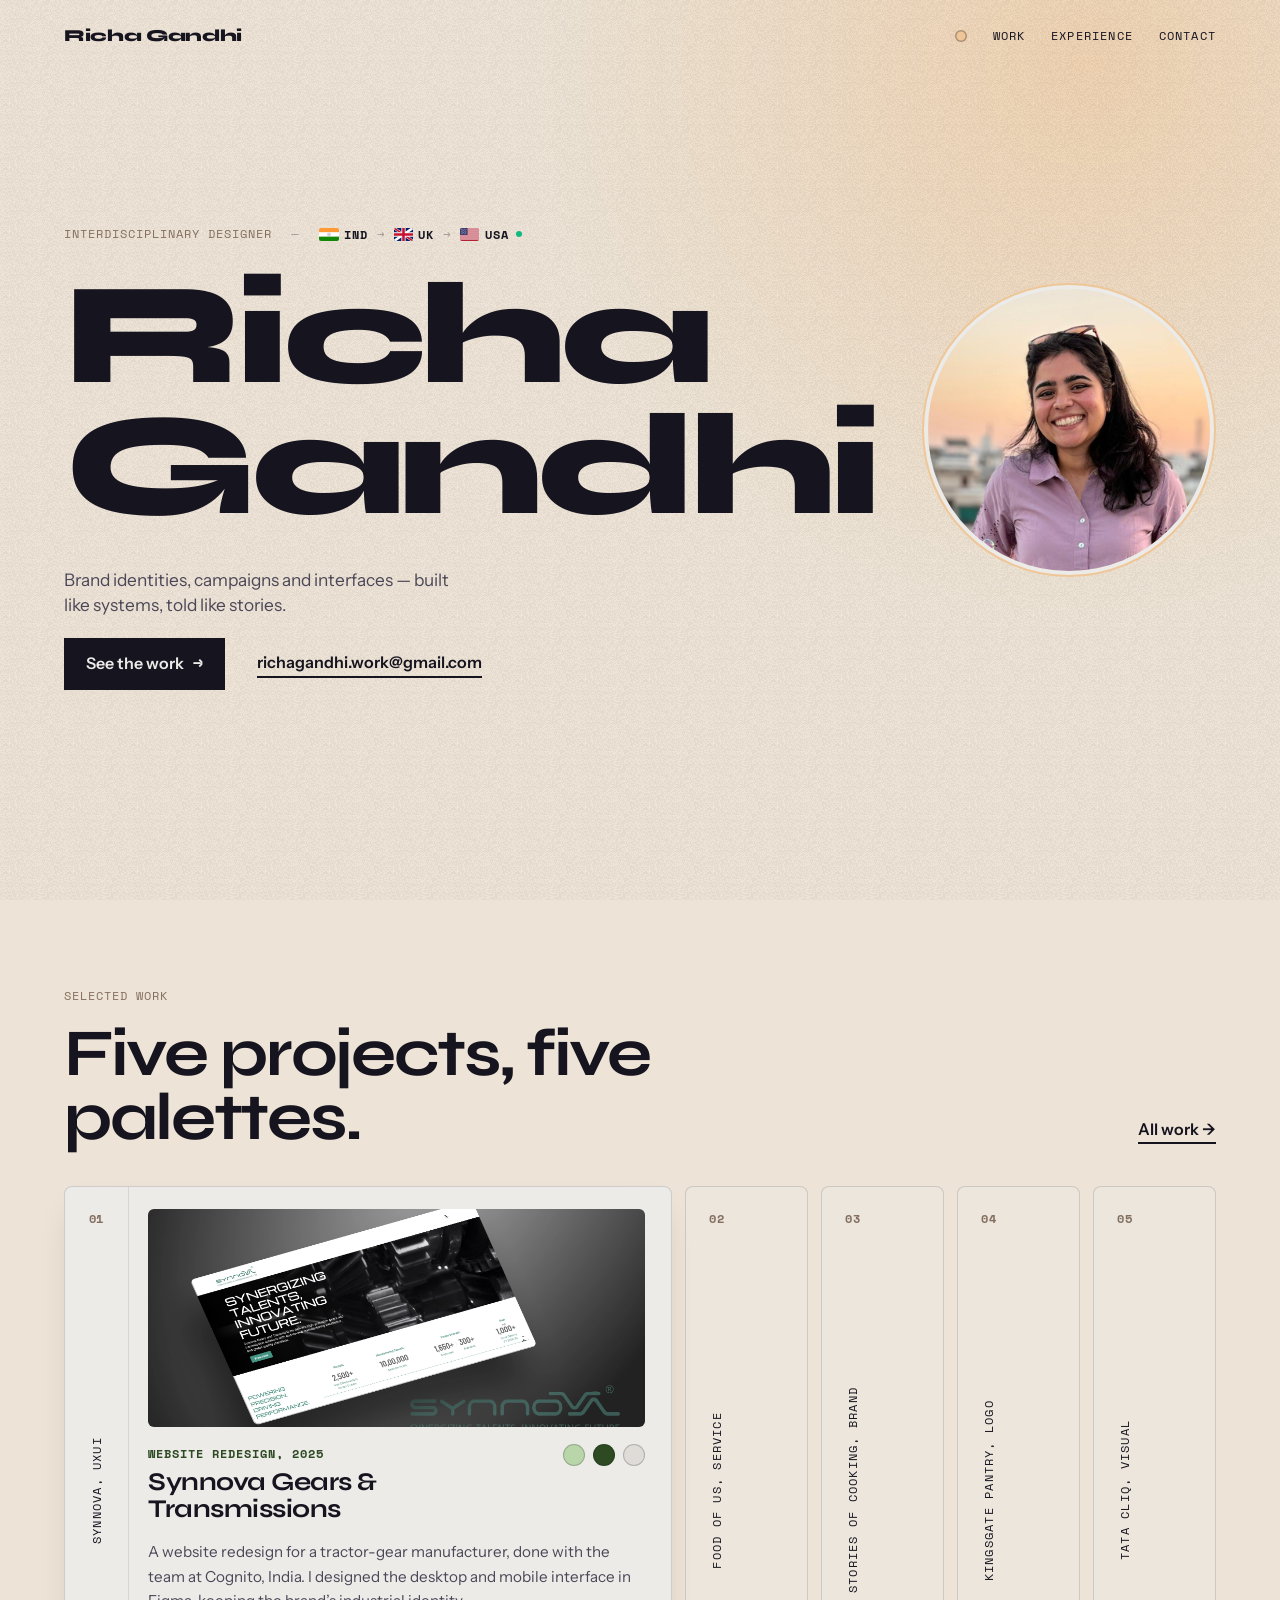
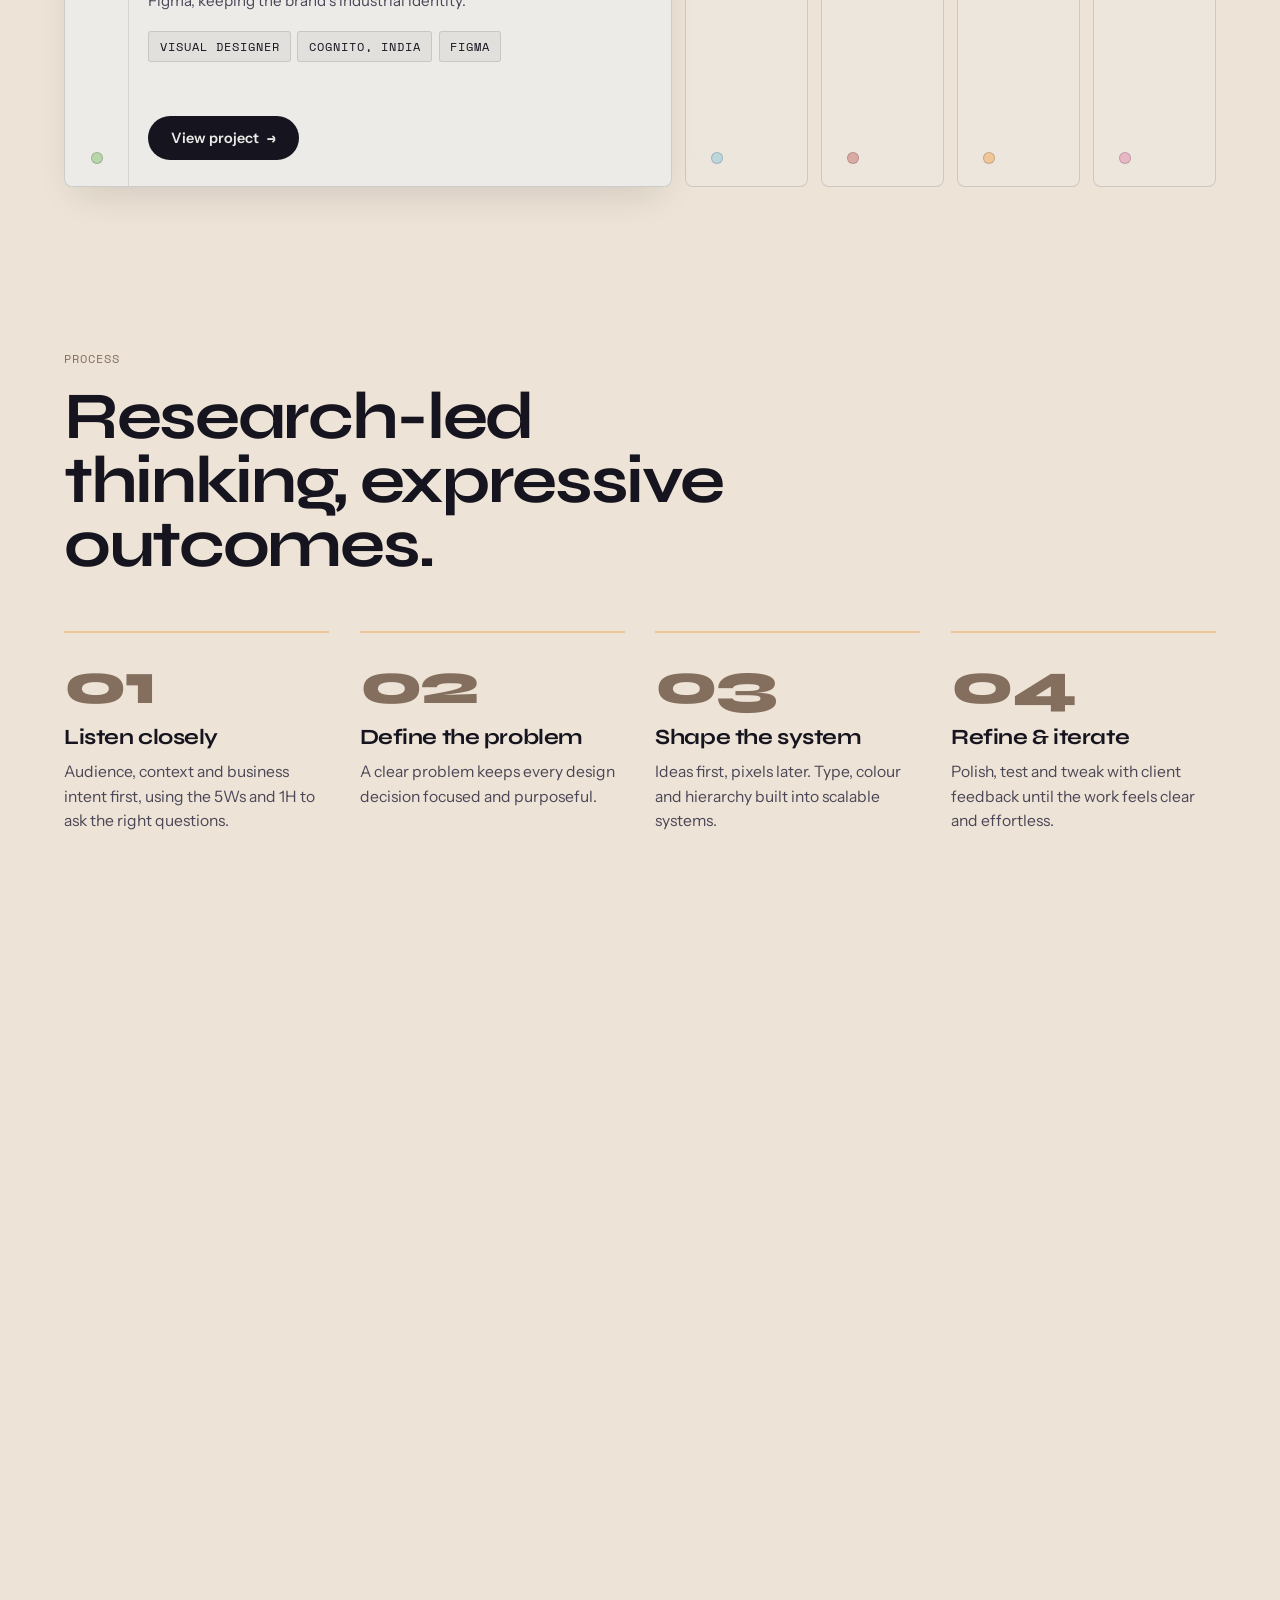
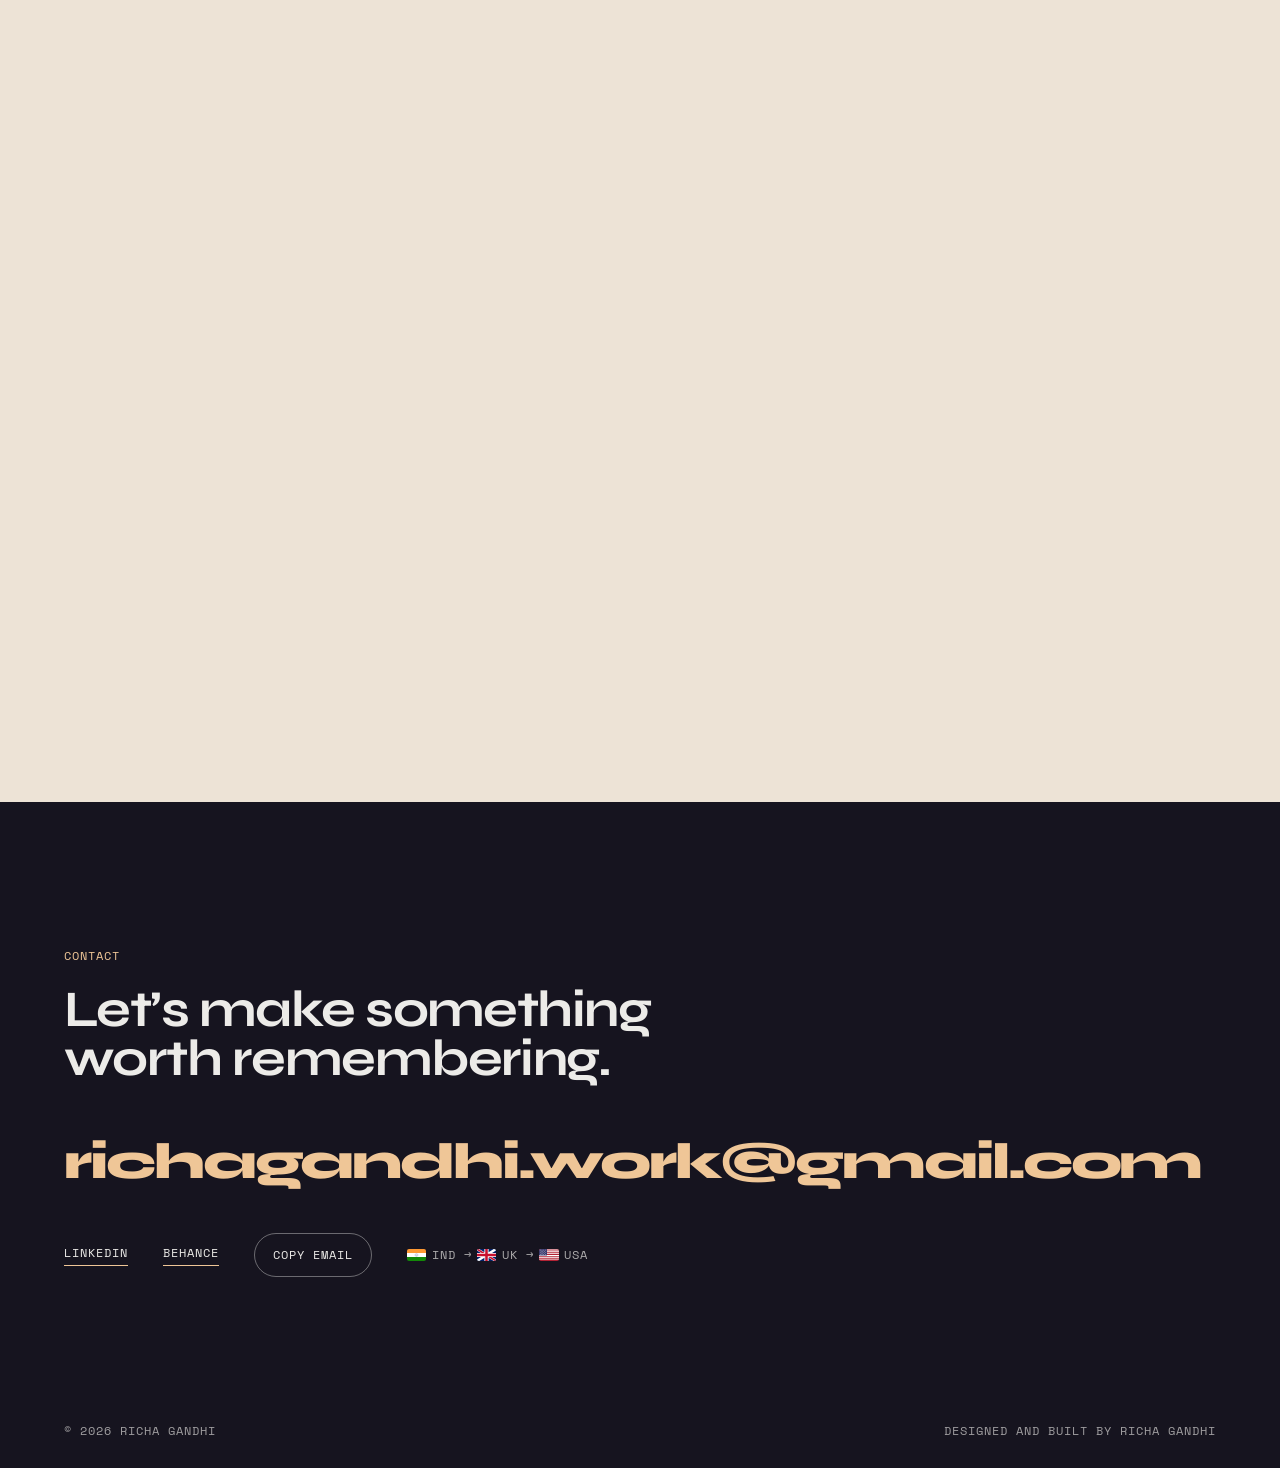
<file: index.html>
<!DOCTYPE html>
<html lang="en">
  <head>
    <meta charset="UTF-8" />
    <meta name="viewport" content="width=device-width, initial-scale=1.0" />
    <title>Richa Gandhi | Interdisciplinary Designer</title>
    <meta
      name="description"
      content="Portfolio website for Richa Gandhi, an interdisciplinary designer shaping identities, campaigns, publication layouts, and interface concepts."
    />
    <meta name="theme-color" content="#ecebe8" />
    <link rel="canonical" href="https://cha-gandhi.github.io/Richa-Portfolio/" />
    <meta property="og:title" content="Richa Gandhi | Interdisciplinary Designer" />
    <meta
      property="og:description"
      content="Portfolio website for Richa Gandhi, an interdisciplinary designer creating brand identities, campaigns, layouts, and digital interfaces."
    />
    <meta property="og:type" content="website" />
    <meta property="og:url" content="https://cha-gandhi.github.io/Richa-Portfolio/" />
    <meta property="og:image" content="https://cha-gandhi.github.io/Richa-Portfolio/assets/photos/homepage-portrait.jpeg" />
    <meta name="twitter:card" content="summary_large_image" />
    <meta name="twitter:title" content="Richa Gandhi | Interdisciplinary Designer" />
    <meta
      name="twitter:description"
      content="Portfolio website for Richa Gandhi, an interdisciplinary designer creating brand identities, campaigns, layouts, and digital interfaces."
    />
    <meta name="twitter:image" content="https://cha-gandhi.github.io/Richa-Portfolio/assets/photos/homepage-portrait.jpeg" />
    <link rel="preconnect" href="https://fonts.googleapis.com" />
    <link rel="preconnect" href="https://fonts.gstatic.com" crossorigin />
    <link rel="preload" as="image" href="./assets/photos/portrait-circle.jpg" fetchpriority="high" />
    <link rel="preload" as="image" href="./assets/marks/synnova.svg" />
    <link
      href="https://fonts.googleapis.com/css2?family=Syne:wght@700;800&family=Instrument+Sans:ital,wght@0,400;0,500;0,600;1,400&family=Space+Mono:wght@400;700&display=swap"
      rel="stylesheet"
    />
    <link rel="stylesheet" href="./styles.css" />
  </head>
  <body>
    <a class="skip-to-main" href="#top">Skip to main content</a>
    <div class="chroma-wash" id="chroma-wash" aria-hidden="true"></div>

    <header class="site-nav" id="site-nav">
      <a class="wordmark" href="#top" aria-label="Richa Gandhi home">Richa Gandhi</a>
      <nav aria-label="Primary">
        <span class="chroma-dot" aria-hidden="true"></span>
        <a href="./work.html">Work</a>
        <a href="#experience">Experience</a>
        <a href="#contact">Contact</a>
      </nav>
    </header>

    <main id="top">
      <section class="hero" data-accent="#efc697" aria-labelledby="hero-title">
        <div class="hero-copy">
          <div class="hero-meta-row">
            <p class="eyebrow mono">Interdisciplinary Designer</p>
            <span class="meta-sep mono" aria-hidden="true">&mdash;</span>
            <div class="route-badge mono" aria-label="Location route: India to UK to USA, currently based in USA">
              <span class="route-node" title="India"><img class="flag-img" src="./assets/marks/flag-in.svg" alt="India flag" /> <span class="route-code">IND</span></span>
              <span class="route-sep" aria-hidden="true">&rarr;</span>
              <span class="route-node" title="United Kingdom"><img class="flag-img" src="./assets/marks/flag-gb.svg" alt="UK flag" /> <span class="route-code">UK</span></span>
              <span class="route-sep" aria-hidden="true">&rarr;</span>
              <span class="route-node is-current" title="United States &middot; Current Base">
                <img class="flag-img" src="./assets/marks/flag-us.svg" alt="USA flag" /> <span class="route-code">USA</span>
                <span class="live-dot" aria-hidden="true"></span>
              </span>
            </div>
          </div>
          <h1 class="hero-title" id="hero-title">
            <span class="hero-line"><span class="hero-word">Richa</span></span>
            <span class="hero-line"><span class="hero-word">Gandhi</span></span>
          </h1>
          <div class="hero-intro-text">
            <p class="hero-lede">
              Brand identities, campaigns and interfaces &mdash; built like systems, told like stories.
            </p>
            <div class="hero-actions">
              <a class="btn" href="#work">See the work</a>
              <a class="link-plain" href="mailto:richagandhi.work@gmail.com">richagandhi.work@gmail.com</a>
            </div>
          </div>
        </div>
        <figure class="hero-portrait">
          <img
            src="./assets/photos/portrait-circle.jpg"
            alt="Richa Gandhi smiling, with a sunset skyline behind her"
            fetchpriority="high"
            width="720"
            height="720"
          />
        </figure>
      </section>

      <section class="film" id="work" aria-labelledby="work-title">
        <div class="section-head film-head">
          <p class="eyebrow mono">Selected work</p>
          <div class="film-head-row">
            <h2 id="work-title">Five projects, five palettes.</h2>
            <a class="link-plain" href="./work.html">All work &rarr;</a>
          </div>
        </div>
        
        <!-- Selected work: one open project at a time, each led by real project imagery -->
        <div class="accordion-stage" id="accordionStage">
          <!-- 1. Synnova -->
          <article class="acc-panel is-expanded" data-accent="#b9d6aa" style="--p-accent:#b9d6aa; --p-deep:#2d4a22;">
            <h3 class="acc-h">
              <button class="acc-spine" type="button" id="acc-btn-1" aria-expanded="true" aria-controls="acc-body-1">
                <span class="acc-spine-num mono">01</span>
                <span class="acc-spine-label mono">Synnova, UXUI</span>
                <span class="acc-spine-dot" aria-hidden="true"></span>
              </button>
            </h3>
            <div class="acc-body" id="acc-body-1" role="region" aria-labelledby="acc-btn-1">
              <div class="acc-clip">
                <div class="acc-inner">
                  <figure class="acc-media">
                    <img src="./assets/Work/Portfolio_cover_image.webp" alt="Mockup of the redesigned Synnova website on a tilted screen, with the Synnova logo beside it" width="1920" height="1080" decoding="async" />
                  </figure>
                  <div class="acc-head">
                    <div>
                      <p class="acc-meta mono">Website redesign, 2025</p>
                      <p class="acc-title">Synnova Gears &amp; Transmissions</p>
                    </div>
                    <div class="acc-swatches" role="group" aria-label="Project palette">
                      <button class="acc-swatch" type="button" data-hex="#b9d6aa" style="--sw:#b9d6aa" aria-label="Copy colour #b9d6aa" title="Copy #b9d6aa"></button><button class="acc-swatch" type="button" data-hex="#2d4a22" style="--sw:#2d4a22" aria-label="Copy colour #2d4a22" title="Copy #2d4a22"></button><button class="acc-swatch" type="button" data-hex="#dfdcd8" style="--sw:#dfdcd8" aria-label="Copy colour #dfdcd8" title="Copy #dfdcd8"></button>
                      <span class="acc-swatch-note mono" role="status" aria-live="polite"></span>
                    </div>
                  </div>
                  <p class="acc-desc">A website redesign for a tractor-gear manufacturer, done with the team at Cognito, India. I designed the desktop and mobile interface in Figma, keeping the brand&rsquo;s industrial identity.</p>
                  <ul class="acc-tags mono">
                    <li>Visual designer</li><li>Cognito, India</li><li>Figma</li>
                  </ul>
                  <a class="acc-btn" href="https://www.notion.so/SYNNOVA-GEARS-TRANSMISSION-UXUI-Design-33d5cfa216a9818e9db2f4921ff4b6c8" target="_blank" rel="noreferrer">View project<span class="visually-hidden"> (opens in a new tab)</span></a>
                </div>
              </div>
            </div>
          </article>

          <!-- 2. Food of Us -->
          <article class="acc-panel" data-accent="#bcd7db" style="--p-accent:#bcd7db; --p-deep:#1e4b52;">
            <h3 class="acc-h">
              <button class="acc-spine" type="button" id="acc-btn-2" aria-expanded="false" aria-controls="acc-body-2">
                <span class="acc-spine-num mono">02</span>
                <span class="acc-spine-label mono">Food of Us, Service</span>
                <span class="acc-spine-dot" aria-hidden="true"></span>
              </button>
            </h3>
            <div class="acc-body" id="acc-body-2" role="region" aria-labelledby="acc-btn-2">
              <div class="acc-clip">
                <div class="acc-inner">
                  <figure class="acc-media" style="--pos:50% 30%">
                    <img src="./assets/photos/2.jpg" alt="The Food of Us team in hi-vis vests in front of a green wall with bunting and project posters" width="1024" height="1014" loading="lazy" decoding="async" />
                  </figure>
                  <div class="acc-head">
                    <div>
                      <p class="acc-meta mono">Civic service design, 2024</p>
                      <p class="acc-title">Food of Us</p>
                    </div>
                    <div class="acc-swatches" role="group" aria-label="Project palette">
                      <button class="acc-swatch" type="button" data-hex="#bcd7db" style="--sw:#bcd7db" aria-label="Copy colour #bcd7db" title="Copy #bcd7db"></button><button class="acc-swatch" type="button" data-hex="#1e4b52" style="--sw:#1e4b52" aria-label="Copy colour #1e4b52" title="Copy #1e4b52"></button><button class="acc-swatch" type="button" data-hex="#f4f2eb" style="--sw:#f4f2eb" aria-label="Copy colour #f4f2eb" title="Copy #f4f2eb"></button>
                      <span class="acc-swatch-note mono" role="status" aria-live="polite"></span>
                    </div>
                  </div>
                  <p class="acc-desc">London civic initiative facilitating cross-generational community cooking workshops, surplus food redistribution loops, and public banners.</p>
                  <ul class="acc-tags mono">
                    <li>Service blueprint</li><li>200+ citizens</li><li>Street signage</li>
                  </ul>
                  <a class="acc-btn" href="https://www.notion.so/FOOD-OF-US-33d5cfa216a98108b39bd153c5d3afc7" target="_blank" rel="noreferrer">View project<span class="visually-hidden"> (opens in a new tab)</span></a>
                </div>
              </div>
            </div>
          </article>

          <!-- 3. Stories of Cooking -->
          <article class="acc-panel" data-accent="#d9aba2" style="--p-accent:#d9aba2; --p-deep:#8f463b;">
            <h3 class="acc-h">
              <button class="acc-spine" type="button" id="acc-btn-3" aria-expanded="false" aria-controls="acc-body-3">
                <span class="acc-spine-num mono">03</span>
                <span class="acc-spine-label mono">Stories of Cooking, Brand</span>
                <span class="acc-spine-dot" aria-hidden="true"></span>
              </button>
            </h3>
            <div class="acc-body" id="acc-body-3" role="region" aria-labelledby="acc-btn-3">
              <div class="acc-clip">
                <div class="acc-inner">
                  <figure class="acc-media">
                    <img src="./assets/previews/stories.jpg" alt="Hands holding a Stories of Cooking recipe book with a doodle-covered cover" width="1288" height="840" loading="lazy" decoding="async" />
                  </figure>
                  <div class="acc-head">
                    <div>
                      <p class="acc-meta mono">Editorial branding, 2023</p>
                      <p class="acc-title">Stories of Cooking</p>
                    </div>
                    <div class="acc-swatches" role="group" aria-label="Project palette">
                      <button class="acc-swatch" type="button" data-hex="#d9aba2" style="--sw:#d9aba2" aria-label="Copy colour #d9aba2" title="Copy #d9aba2"></button><button class="acc-swatch" type="button" data-hex="#8f463b" style="--sw:#8f463b" aria-label="Copy colour #8f463b" title="Copy #8f463b"></button><button class="acc-swatch" type="button" data-hex="#fdfbf7" style="--sw:#fdfbf7" aria-label="Copy colour #fdfbf7" title="Copy #fdfbf7"></button>
                      <span class="acc-swatch-note mono" role="status" aria-live="polite"></span>
                    </div>
                  </div>
                  <p class="acc-desc">Artisanal culinary brand system, bespoke typography hierarchy, and heirloom cookbook editorial spreads celebrating kitchen rituals.</p>
                  <ul class="acc-tags mono">
                    <li>Custom typography</li><li>Print craft</li><li>Packaging design</li>
                  </ul>
                  <a class="acc-btn" href="https://www.behance.net/gallery/182067115/Stories-of-Cooking" target="_blank" rel="noreferrer">View project<span class="visually-hidden"> (opens in a new tab)</span></a>
                </div>
              </div>
            </div>
          </article>

          <!-- 4. KingsGate Pantry -->
          <article class="acc-panel" data-accent="#efc697" style="--p-accent:#efc697; --p-deep:#7c511e;">
            <h3 class="acc-h">
              <button class="acc-spine" type="button" id="acc-btn-4" aria-expanded="false" aria-controls="acc-body-4">
                <span class="acc-spine-num mono">04</span>
                <span class="acc-spine-label mono">KingsGate Pantry, Logo</span>
                <span class="acc-spine-dot" aria-hidden="true"></span>
              </button>
            </h3>
            <div class="acc-body" id="acc-body-4" role="region" aria-labelledby="acc-btn-4">
              <div class="acc-clip">
                <div class="acc-inner">
                  <figure class="acc-media">
                    <img src="./assets/previews/kingsgate.jpg" alt="Sketchbook pages exploring logo ideas for KingsGate Student Pantry" width="1400" height="788" loading="lazy" decoding="async" />
                  </figure>
                  <div class="acc-head">
                    <div>
                      <p class="acc-meta mono">Community logo system, 2025</p>
                      <p class="acc-title">KingsGate Student Pantry</p>
                    </div>
                    <div class="acc-swatches" role="group" aria-label="Project palette">
                      <button class="acc-swatch" type="button" data-hex="#efc697" style="--sw:#efc697" aria-label="Copy colour #efc697" title="Copy #efc697"></button><button class="acc-swatch" type="button" data-hex="#7c511e" style="--sw:#7c511e" aria-label="Copy colour #7c511e" title="Copy #7c511e"></button><button class="acc-swatch" type="button" data-hex="#f5f3ee" style="--sw:#f5f3ee" aria-label="Copy colour #f5f3ee" title="Copy #f5f3ee"></button>
                      <span class="acc-swatch-note mono" role="status" aria-live="polite"></span>
                    </div>
                  </div>
                  <p class="acc-desc">De-stigmatizing student food insecurity through an uplifting, warm, and approachable co-op identity with rubber-stamp packaging.</p>
                  <ul class="acc-tags mono">
                    <li>Identity system</li><li>Stamp graphics</li><li>Social campaign</li>
                  </ul>
                  <a class="acc-btn" href="https://www.behance.net/gallery/223547467/Logo-Design-for-Kingsgate-Student-Pantry" target="_blank" rel="noreferrer">View project<span class="visually-hidden"> (opens in a new tab)</span></a>
                </div>
              </div>
            </div>
          </article>

          <!-- 5. Tata CLiQ -->
          <article class="acc-panel" data-accent="#e8b7c4" style="--p-accent:#e8b7c4; --p-deep:#5e2938;">
            <h3 class="acc-h">
              <button class="acc-spine" type="button" id="acc-btn-5" aria-expanded="false" aria-controls="acc-body-5">
                <span class="acc-spine-num mono">05</span>
                <span class="acc-spine-label mono">Tata CLiQ, Visual</span>
                <span class="acc-spine-dot" aria-hidden="true"></span>
              </button>
            </h3>
            <div class="acc-body" id="acc-body-5" role="region" aria-labelledby="acc-btn-5">
              <div class="acc-clip">
                <div class="acc-inner">
                  <figure class="acc-media" style="--pos:50% 40%">
                    <img src="./assets/previews/tata-cliq.jpg" alt="Tata CLiQ promotional blog layouts shown on a phone screen" width="1400" height="788" loading="lazy" decoding="async" />
                  </figure>
                  <div class="acc-head">
                    <div>
                      <p class="acc-meta mono">E-commerce art direction, 2024</p>
                      <p class="acc-title">Tata CLiQ Luxury</p>
                    </div>
                    <div class="acc-swatches" role="group" aria-label="Project palette">
                      <button class="acc-swatch" type="button" data-hex="#e8b7c4" style="--sw:#e8b7c4" aria-label="Copy colour #e8b7c4" title="Copy #e8b7c4"></button><button class="acc-swatch" type="button" data-hex="#5e2938" style="--sw:#5e2938" aria-label="Copy colour #5e2938" title="Copy #5e2938"></button><button class="acc-swatch" type="button" data-hex="#f9f6f7" style="--sw:#f9f6f7" aria-label="Copy colour #f9f6f7" title="Copy #f9f6f7"></button>
                      <span class="acc-swatch-note mono" role="status" aria-live="polite"></span>
                    </div>
                  </div>
                  <p class="acc-desc">High-conversion visual art direction, premium typography treatments, and marketing banners across cross-channel mobile touchpoints.</p>
                  <ul class="acc-tags mono">
                    <li>Art direction</li><li>Campaign graphics</li><li>Digital retail</li>
                  </ul>
                  <a class="acc-btn" href="https://www.behance.net/gallery/209064377/Visual-Design-for-Tata-Cliq" target="_blank" rel="noreferrer">View project<span class="visually-hidden"> (opens in a new tab)</span></a>
                </div>
              </div>
            </div>
          </article>
        </div>
      </section>

      <section class="process" id="process" aria-labelledby="process-title">
        <div class="section-head">
          <p class="eyebrow mono">Process</p>
          <h2 id="process-title">Research-led thinking, expressive outcomes.</h2>
        </div>
        <div class="process-body">
          <ol class="process-steps" id="process-steps">
            <li class="step">
              <span class="step-num" aria-hidden="true"><span>01</span></span>
              <h3>Listen closely</h3>
              <p>Audience, context and business intent first, using the 5Ws and 1H to ask the right questions.</p>
            </li>
            <li class="step">
              <span class="step-num" aria-hidden="true"><span>02</span></span>
              <h3>Define the problem</h3>
              <p>A clear problem keeps every design decision focused and purposeful.</p>
            </li>
            <li class="step">
              <span class="step-num" aria-hidden="true"><span>03</span></span>
              <h3>Shape the system</h3>
              <p>Ideas first, pixels later. Type, colour and hierarchy built into scalable systems.</p>
            </li>
            <li class="step">
              <span class="step-num" aria-hidden="true"><span>04</span></span>
              <h3>Refine &amp; iterate</h3>
              <p>Polish, test and tweak with client feedback until the work feels clear and effortless.</p>
            </li>
          </ol>
        </div>
      </section>

      <section class="toolbox" id="craft" aria-labelledby="craft-title">
        <div class="section-head">
          <p class="eyebrow mono">Craft</p>
          <h2 id="craft-title">Tools I shape with. Methods I think through.</h2>
        </div>
        <div class="craft-board">
          <div class="craft-col craft-col-tools">
            <p class="mono craft-label">Studio tools</p>
            <ul class="craft-tools">
              <li><span class="craft-tool-mark" aria-hidden="true"><img src="./assets/tool-logos/photoshop.svg" alt="" width="28" height="28" /></span><span class="craft-tool-name">Photoshop</span><span class="mono craft-tool-tag">Raster</span></li>
              <li><span class="craft-tool-mark" aria-hidden="true"><img src="./assets/tool-logos/illustrator.svg" alt="" width="28" height="28" /></span><span class="craft-tool-name">Illustrator</span><span class="mono craft-tool-tag">Vector</span></li>
              <li><span class="craft-tool-mark" aria-hidden="true"><img src="./assets/tool-logos/indesign.svg" alt="" width="28" height="28" /></span><span class="craft-tool-name">InDesign</span><span class="mono craft-tool-tag">Print</span></li>
              <li><span class="craft-tool-mark" aria-hidden="true"><img src="./assets/tool-logos/premierepro.svg" alt="" width="28" height="28" /></span><span class="craft-tool-name">Premiere Pro</span><span class="mono craft-tool-tag">Motion</span></li>
              <li><span class="craft-tool-mark" aria-hidden="true"><img src="./assets/tool-logos/figma.svg" alt="" width="28" height="28" /></span><span class="craft-tool-name">Figma</span><span class="mono craft-tool-tag">UI</span></li>
              <li><span class="craft-tool-mark" aria-hidden="true"><img src="./assets/tool-logos/adobexd.svg" alt="" width="28" height="28" /></span><span class="craft-tool-name">Adobe XD</span><span class="mono craft-tool-tag">UI</span></li>
              <li><span class="craft-tool-mark" aria-hidden="true"><img src="./assets/tool-logos/miro.svg" alt="" width="28" height="28" /></span><span class="craft-tool-name">Miro</span><span class="mono craft-tool-tag">Rooms</span></li>
            </ul>
          </div>
          <div class="craft-col craft-col-methods">
            <p class="mono craft-label">How I work</p>
            <ol class="craft-methods">
              <li><span class="mono">01</span><span class="craft-method-copy"><strong>Design Thinking</strong><em>Frame the brief before the pixels.</em></span></li>
              <li><span class="mono">02</span><span class="craft-method-copy"><strong>Design Research</strong><em>Listen, map, and pressure-test assumptions.</em></span></li>
              <li><span class="mono">03</span><span class="craft-method-copy"><strong>Workshop Design</strong><em>Structure rooms where ideas can collide.</em></span></li>
              <li><span class="mono">04</span><span class="craft-method-copy"><strong>Facilitation</strong><em>Guide groups toward a shared decision.</em></span></li>
              <li><span class="mono">05</span><span class="craft-method-copy"><strong>AI-assisted workflows</strong><em>Synthesis, prototyping and accessibility checks, with a designer's judgment in the loop.</em></span></li>
            </ol>
          </div>
        </div>
      </section>

      <section class="places" id="photos" aria-labelledby="places-title">
        <div class="section-head">
          <p class="eyebrow mono">In the field</p>
          <h2 id="places-title">Out of the studio and into the room with the people I design for.</h2>
        </div>
        <div class="places-band">
          <figure class="place place-a">
            <img
              src="./assets/photos/2.jpg"
              alt="The Food of Us team in hi-vis vests in front of a green wall with bunting and project posters"
              loading="lazy"
              width="1024"
              height="1014"
            />
          </figure>
          <figure class="place place-b">
            <img
              src="./assets/photos/whatsapp-image-2026-04-10-2-43-03-pm-1.jpeg"
              alt="Two Food of Us community posters asking 'What food do you love?' pinned to a green wall under bunting"
              loading="lazy"
              width="768"
              height="1024"
            />
          </figure>
          <figure class="place place-c">
            <img
              src="./assets/photos/photos_03.jpeg"
              alt="Workshop group gathered outside Alton Arts Hub in London"
              loading="lazy"
              width="1024"
              height="745"
            />
          </figure>
        </div>
        <p class="places-caption mono">Community workshops &middot; Food of Us &middot; Alton Arts Hub, London</p>
      </section>

      <section class="trajectory" id="experience" aria-labelledby="trajectory-title">
        <div class="section-head trajectory-head">
          <div class="trajectory-head-meta">
            <p class="eyebrow mono">Practice &middot; Experience &middot; AI Systems</p>
            <div class="availability-chip mono">
              <span class="live-dot" aria-hidden="true"></span>
              <span>Open to full-time roles &amp; freelance projects &middot; USA</span>
            </div>
          </div>
          <div class="trajectory-head-row">
            <h2 id="trajectory-title">From studio craft to civic systems &amp; AI-native workflows.</h2>
            <p class="trajectory-lede">
              4+ years of cross-border practice spanning India, the UK, and the USA. Pairing classical visual hierarchy and participatory design research with generative AI workflows.
            </p>
          </div>
        </div>

        <!-- Editorial Career Trajectory Ledger -->
        <div class="trajectory-ledger">
          <div class="ledger-header">
            <span class="ledger-col-title">Practice &amp; Experience</span>
            <span class="mono ledger-col-meta">Most recent first</span>
          </div>

          <div class="ledger-rows">
            <article class="ledger-row is-current-role">
              <div class="ledger-col-time mono">
                <span class="ledger-dates">Jan 2026 &mdash; Present</span>
                <span class="ledger-duration" data-since="2026-01">Active</span>
                <span class="ledger-loc">
                  <img class="flag-img" src="./assets/marks/flag-us.svg" alt="USA flag" />
                  <span>USA &middot; Remote / Hybrid</span>
                </span>
              </div>
              <div class="ledger-col-main">
                <div class="ledger-header-row">
                  <div class="ledger-title-group">
                    <h3 class="ledger-role">Freelance Designer</h3>
                    <span class="ledger-org">Independent &middot; Open to full-time roles</span>
                  </div>
                </div>
                <p class="ledger-summary">I&rsquo;m looking for my next full-time design role. Until then I take on freelance brand, campaign and interface projects, working directly with small teams from first brief to final files.</p>
                <div class="ledger-tags mono">
                  <span class="tag-badge">Brand &amp; Identity</span>
                  <span class="tag-badge">Interface Design</span>
                  <span class="tag-badge">Figma + AI</span>
                </div>
              </div>
            </article>

            <article class="ledger-row">
              <div class="ledger-col-time mono">
                <span class="ledger-dates">May 2025 &mdash; Dec 2025</span>
                <span class="ledger-duration">8 mos &middot; Full-time</span>
                <span class="ledger-loc">
                  <img class="flag-img" src="./assets/marks/flag-in.svg" alt="India flag" />
                  <span>Vadodara, India</span>
                </span>
              </div>
              <div class="ledger-col-main">
                <div class="ledger-header-row">
                  <div class="ledger-title-group">
                    <h3 class="ledger-role">Designer</h3>
                    <span class="ledger-org">Cognito, India</span>
                  </div>
                  <div class="ledger-stat mono">
                    <span class="stat-num">12+</span>
                    <span class="stat-lbl">Brand Campaigns</span>
                  </div>
                </div>
                <p class="ledger-summary">Led visual execution, brand collateral and publication layouts for corporate and consumer clients.</p>
                <div class="ledger-tags mono">
                  <span class="tag-badge">Graphic Design</span>
                  <span class="tag-badge">Brand Collateral</span>
                  <span class="tag-badge">Publication Systems</span>
                </div>
              </div>
            </article>

            <article class="ledger-row">
              <div class="ledger-col-time mono">
                <span class="ledger-dates">May 2024 &mdash; Sep 2024</span>
                <span class="ledger-duration">5 mos &middot; Contract</span>
                <span class="ledger-loc">
                  <img class="flag-img" src="./assets/marks/flag-gb.svg" alt="UK flag" />
                  <span>London, UK</span>
                </span>
              </div>
              <div class="ledger-col-main">
                <div class="ledger-header-row">
                  <div class="ledger-title-group">
                    <h3 class="ledger-role">Project Coordinator &amp; Visual Designer</h3>
                    <span class="ledger-org">Vegecoopia CIC &middot; London</span>
                  </div>
                  <div class="ledger-stat mono">
                    <span class="stat-num">8</span>
                    <span class="stat-lbl">Civic Workshops Led</span>
                  </div>
                </div>
                <p class="ledger-summary">Directed visual identity and digital workflows for community co-cooking, weaving inclusion and food stories into the work.</p>
                <div class="ledger-tags mono">
                  <span class="tag-badge">Participatory Design</span>
                  <span class="tag-badge">Workflow Systems</span>
                  <span class="tag-badge">AI Synthesis</span>
                </div>
              </div>
            </article>

            <article class="ledger-row">
              <div class="ledger-col-time mono">
                <span class="ledger-dates">Mar 2023 &mdash; May 2024</span>
                <span class="ledger-duration">1 yr 3 mos &middot; Contract</span>
                <span class="ledger-loc">
                  <img class="flag-img" src="./assets/marks/flag-gb.svg" alt="UK flag" />
                  <span>London, UK</span>
                </span>
              </div>
              <div class="ledger-col-main">
                <div class="ledger-header-row">
                  <div class="ledger-title-group">
                    <h3 class="ledger-role">Visual Designer | Design Researcher</h3>
                    <span class="ledger-org">Greater London Authority &middot; UK</span>
                  </div>
                  <div class="ledger-stat mono">
                    <span class="stat-num">200+</span>
                    <span class="stat-lbl">Citizens Engaged</span>
                  </div>
                </div>
                <p class="ledger-summary">Turned workshop insights into public street banners, brochures and launch collateral for New Malden town centre.</p>
                <div class="ledger-tags mono">
                  <span class="tag-badge">Service Blueprints</span>
                  <span class="tag-badge">Design Research</span>
                  <span class="tag-badge">Public Banners</span>
                </div>
              </div>
            </article>
          </div>
        </div>

        <!-- Academic Foundation & Specialized Credentials -->
        <div class="academy-stage">
          <div class="academy-grid">
            <!-- Academic Degrees -->
            <div class="academy-col">
              <div class="academy-header">
                <span class="academy-tag">Academic Foundation</span>
                <span class="mono academy-sub">Formal Design Disciplines</span>
              </div>
              <div class="academy-cards">
                <article class="academy-card">
                  <div class="academy-card-meta mono">
                    <span class="academy-dates">Sep 2021 &mdash; Sep 2022</span>
                    <span class="academy-loc">
                      <img class="flag-img" src="./assets/marks/flag-gb.svg" alt="UK flag" />
                      <span>London, UK</span>
                    </span>
                  </div>
                  <h3 class="academy-degree">Master of Arts &mdash; MA, Sustainable Design</h3>
                  <p class="academy-school">Kingston University London</p>
                  <p class="academy-desc">
                    Advanced specialization in social innovation design, circular economies, systemic change, and qualitative research methodologies.
                  </p>
                  <div class="ledger-tags mono">
                    <span class="tag-badge">Social Innovation</span>
                    <span class="tag-badge">Systemic Design</span>
                    <span class="tag-badge">Research Strategy</span>
                  </div>
                </article>

                <article class="academy-card">
                  <div class="academy-card-meta mono">
                    <span class="academy-dates">2016 &mdash; 2020</span>
                    <span class="academy-loc">
                      <img class="flag-img" src="./assets/marks/flag-in.svg" alt="India flag" />
                      <span>Vadodara, India</span>
                    </span>
                  </div>
                  <h3 class="academy-degree">Bachelor of Visual Arts &mdash; BVA, Applied Arts</h3>
                  <p class="academy-school">The Maharaja Sayajirao University of Baroda</p>
                  <p class="academy-desc">
                    Four-year intensive studio training in typography, brand identity, grid systems, print craft, and visual communication.
                  </p>
                  <div class="ledger-tags mono">
                    <span class="tag-badge">Graphic Design</span>
                    <span class="tag-badge">Applied Arts</span>
                    <span class="tag-badge">Typography</span>
                  </div>
                </article>
              </div>
            </div>

            <!-- Credentials & Certifications -->
            <div class="academy-col">
              <div class="academy-header">
                <span class="academy-tag">Industry Credentials</span>
                <span class="mono academy-sub">Certifications &amp; Methods</span>
              </div>
              <div class="creds-stack">
                <article class="cred-pill-card">
                  <div class="cred-badge-icon mono" aria-hidden="true">UX</div>
                  <div class="cred-details">
                    <h4 class="cred-name">DFrame &mdash; UX &amp; UX Research</h4>
                    <p class="cred-issuer">Indian Institute of Technology (IIT), Guwahati</p>
                    <span class="mono cred-date-tag">Issued Jan 2023 &middot; Credential ID: 856afbac</span>
                  </div>
                </article>

                <article class="cred-pill-card">
                  <div class="cred-badge-icon mono" aria-hidden="true">RE</div>
                  <div class="cred-details">
                    <h4 class="cred-name">Learning Design Research</h4>
                    <p class="cred-issuer">LinkedIn Learning</p>
                    <span class="mono cred-date-tag">Issued Jun 2022 &middot; Research Methodologies</span>
                  </div>
                </article>
              </div>
            </div>
          </div>
        </div>
      </section>

      <section class="contact" id="contact" aria-labelledby="contact-title">
        <p class="eyebrow mono">Contact</p>
        <h2 class="contact-title" id="contact-title">Let&rsquo;s make something worth remembering.</h2>
        <a class="contact-email" href="mailto:richagandhi.work@gmail.com">richagandhi.work@<wbr />gmail.com</a>
        <div class="contact-links mono">
          <a href="https://www.linkedin.com/in/gandhiricha/" target="_blank" rel="noreferrer">LinkedIn</a>
          <a href="https://www.behance.net/gandhiricha" target="_blank" rel="noreferrer">Behance</a>
          <button class="copy-email" type="button" data-copy="richagandhi.work@gmail.com">Copy email</button>
          <span class="visually-hidden" id="copy-status" role="status" aria-live="polite"></span>
          <span class="route-node">
            <img class="flag-img" src="./assets/marks/flag-in.svg" alt="India" /> IND &rarr;
            <img class="flag-img" src="./assets/marks/flag-gb.svg" alt="UK" /> UK &rarr;
            <img class="flag-img" src="./assets/marks/flag-us.svg" alt="USA" /> USA
          </span>
        </div>
      </section>
    </main>

    <footer class="site-foot mono">
      <span>&copy; 2026 Richa Gandhi</span>
      <span>Designed and built by Richa Gandhi</span>
    </footer>

    <script src="./chroma.js" defer></script>
    <script src="./script.js" defer></script>
  </body>
</html>
</file>
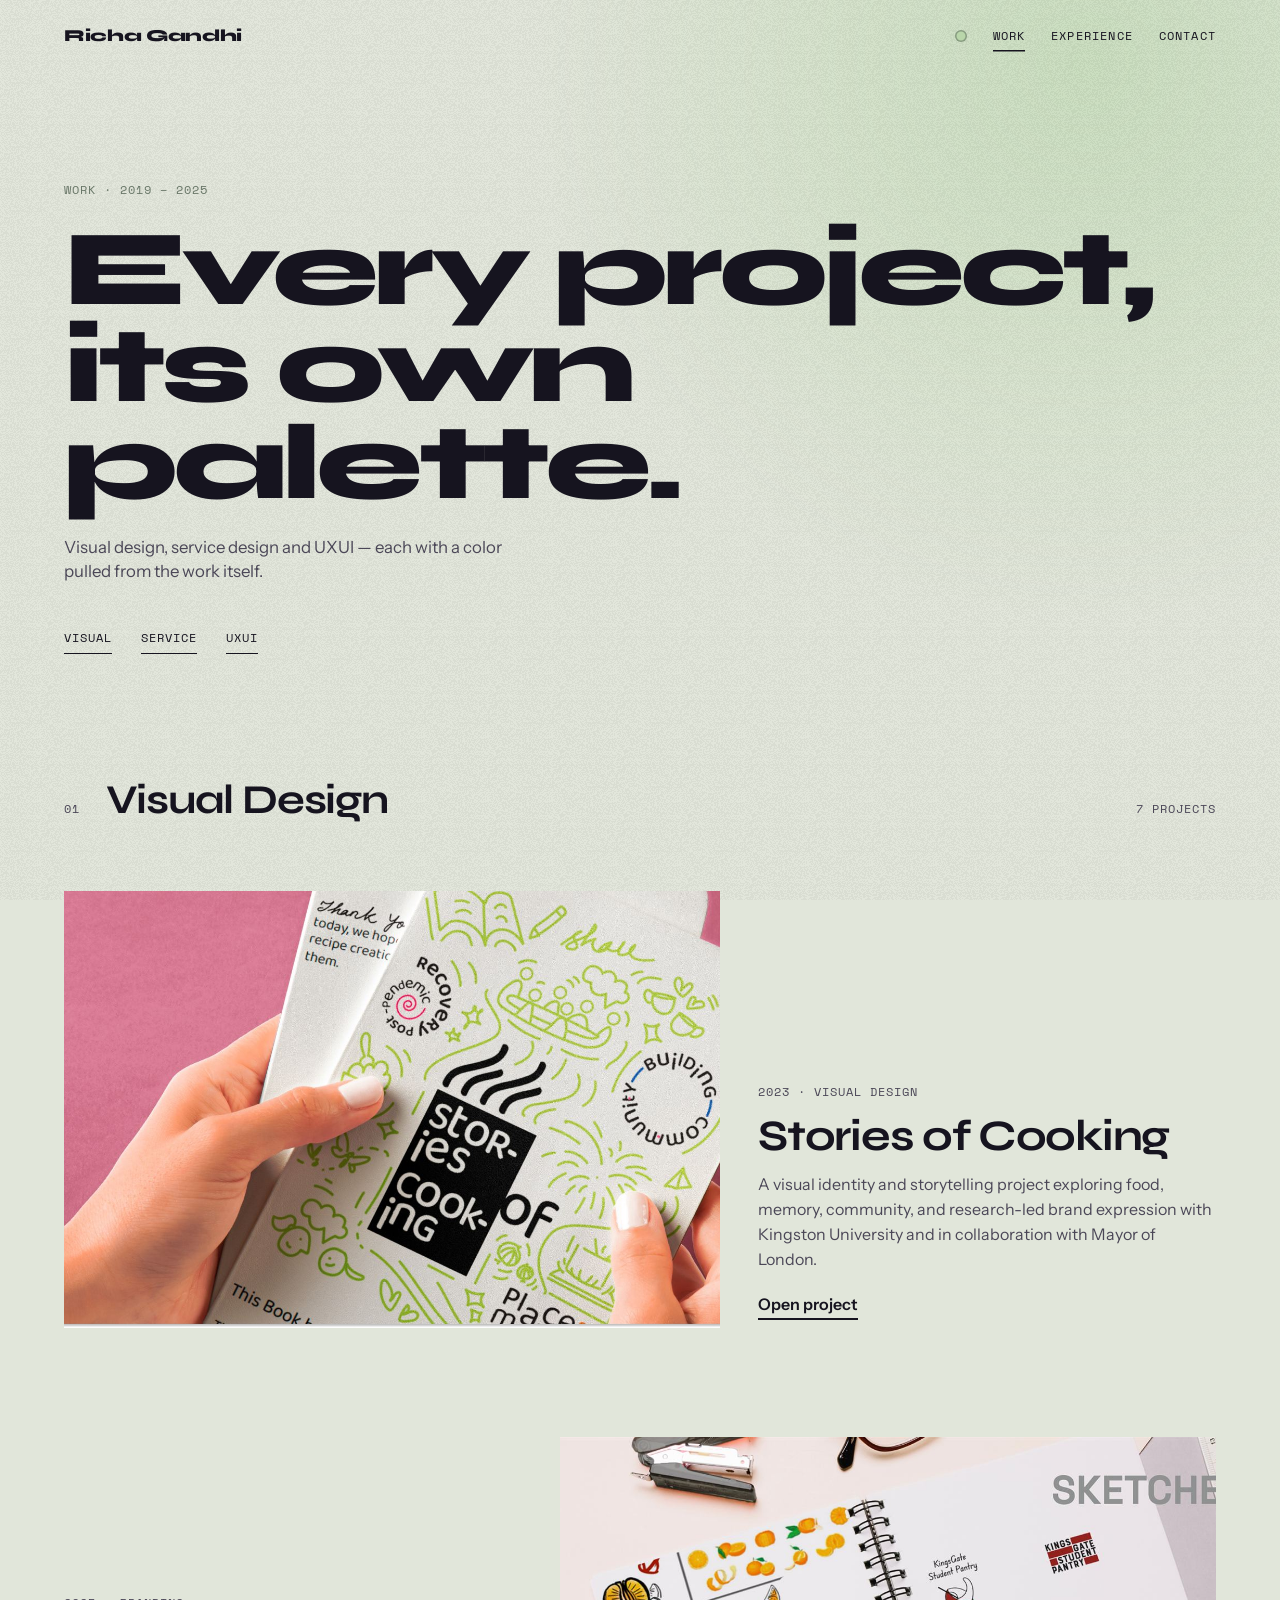
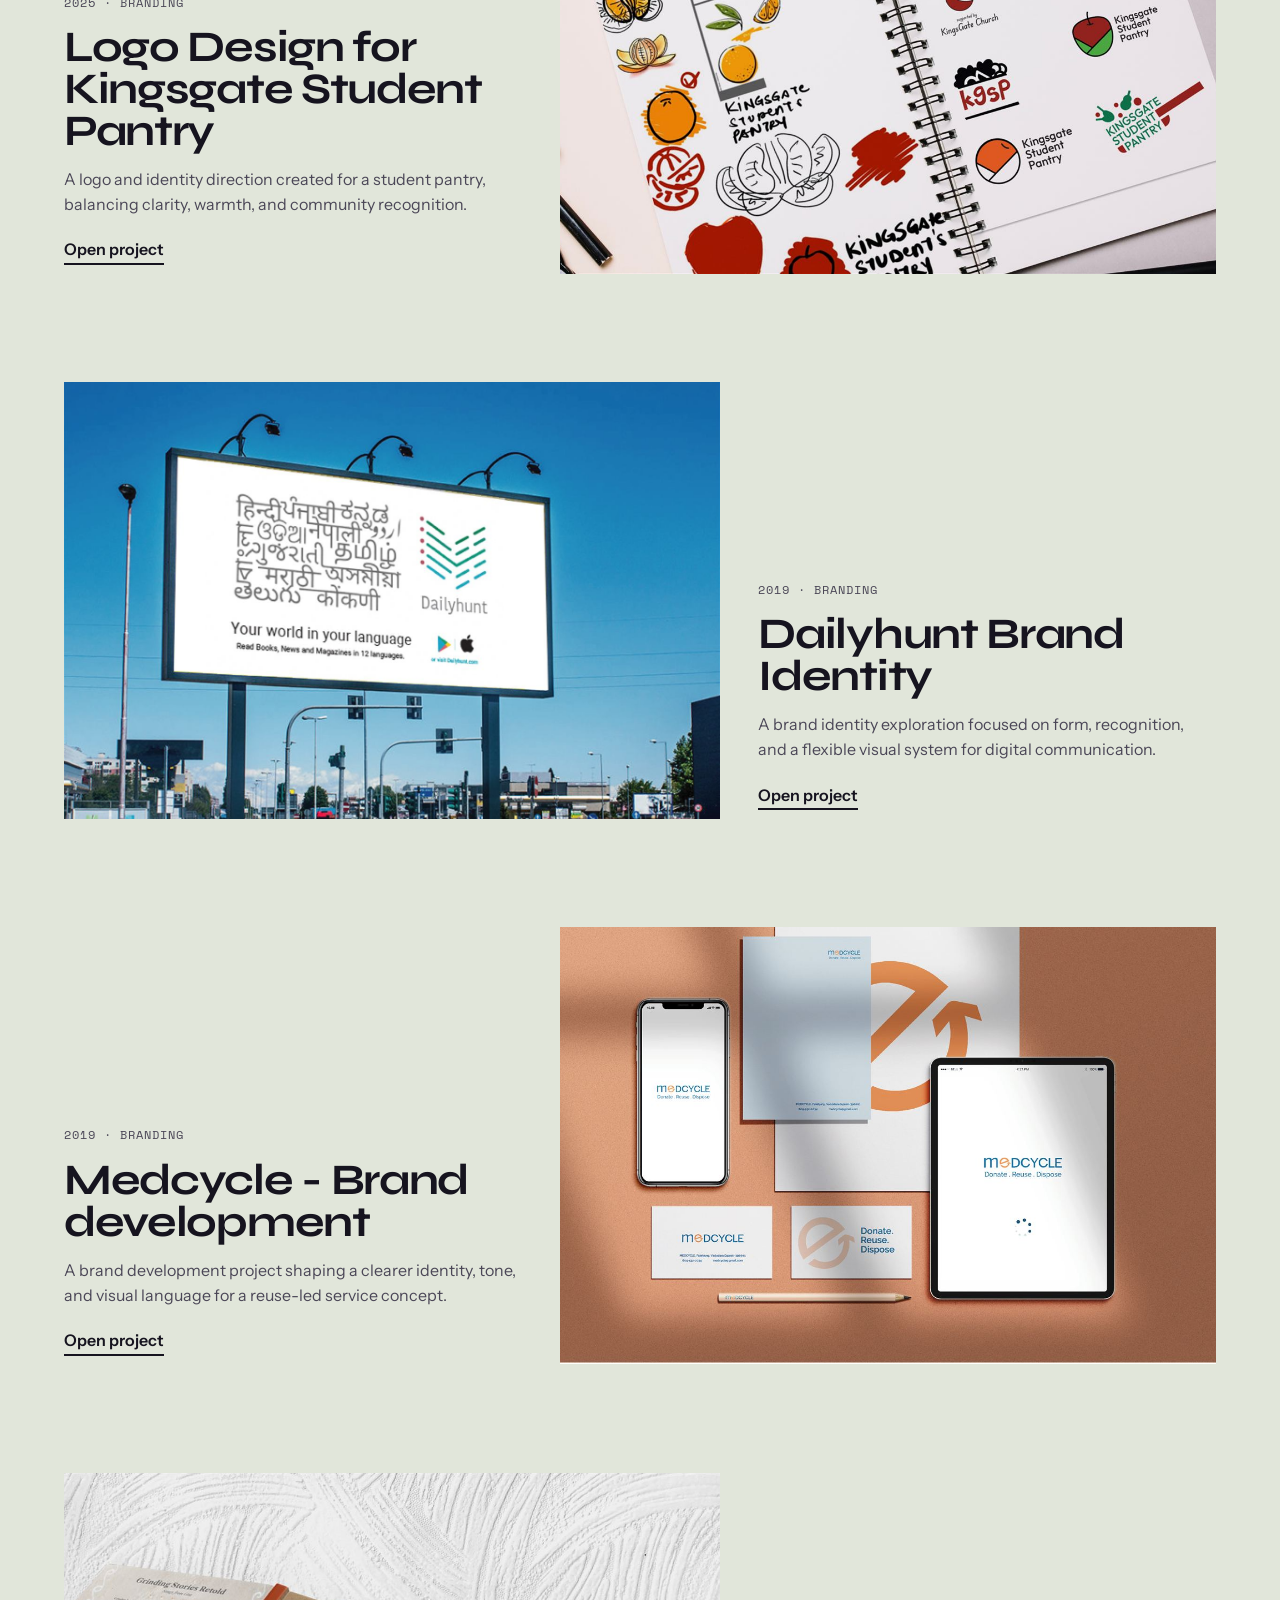
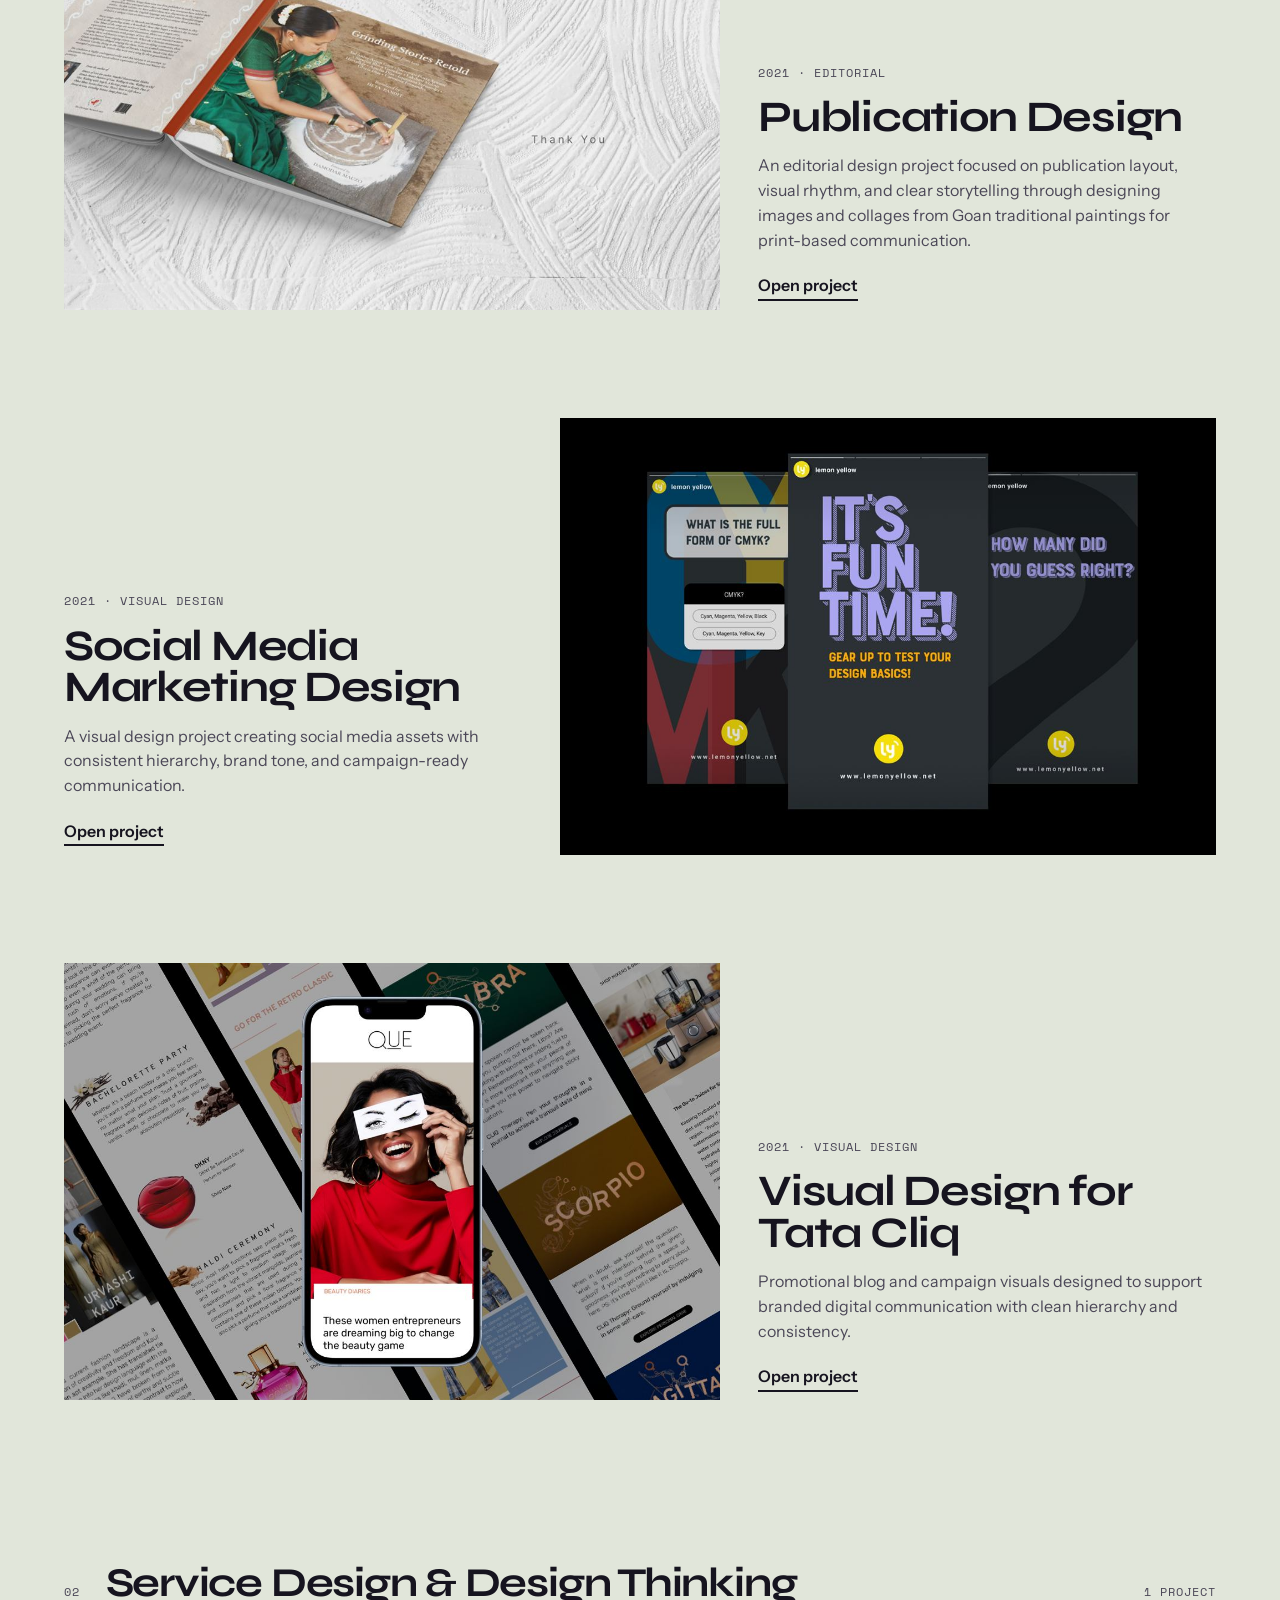
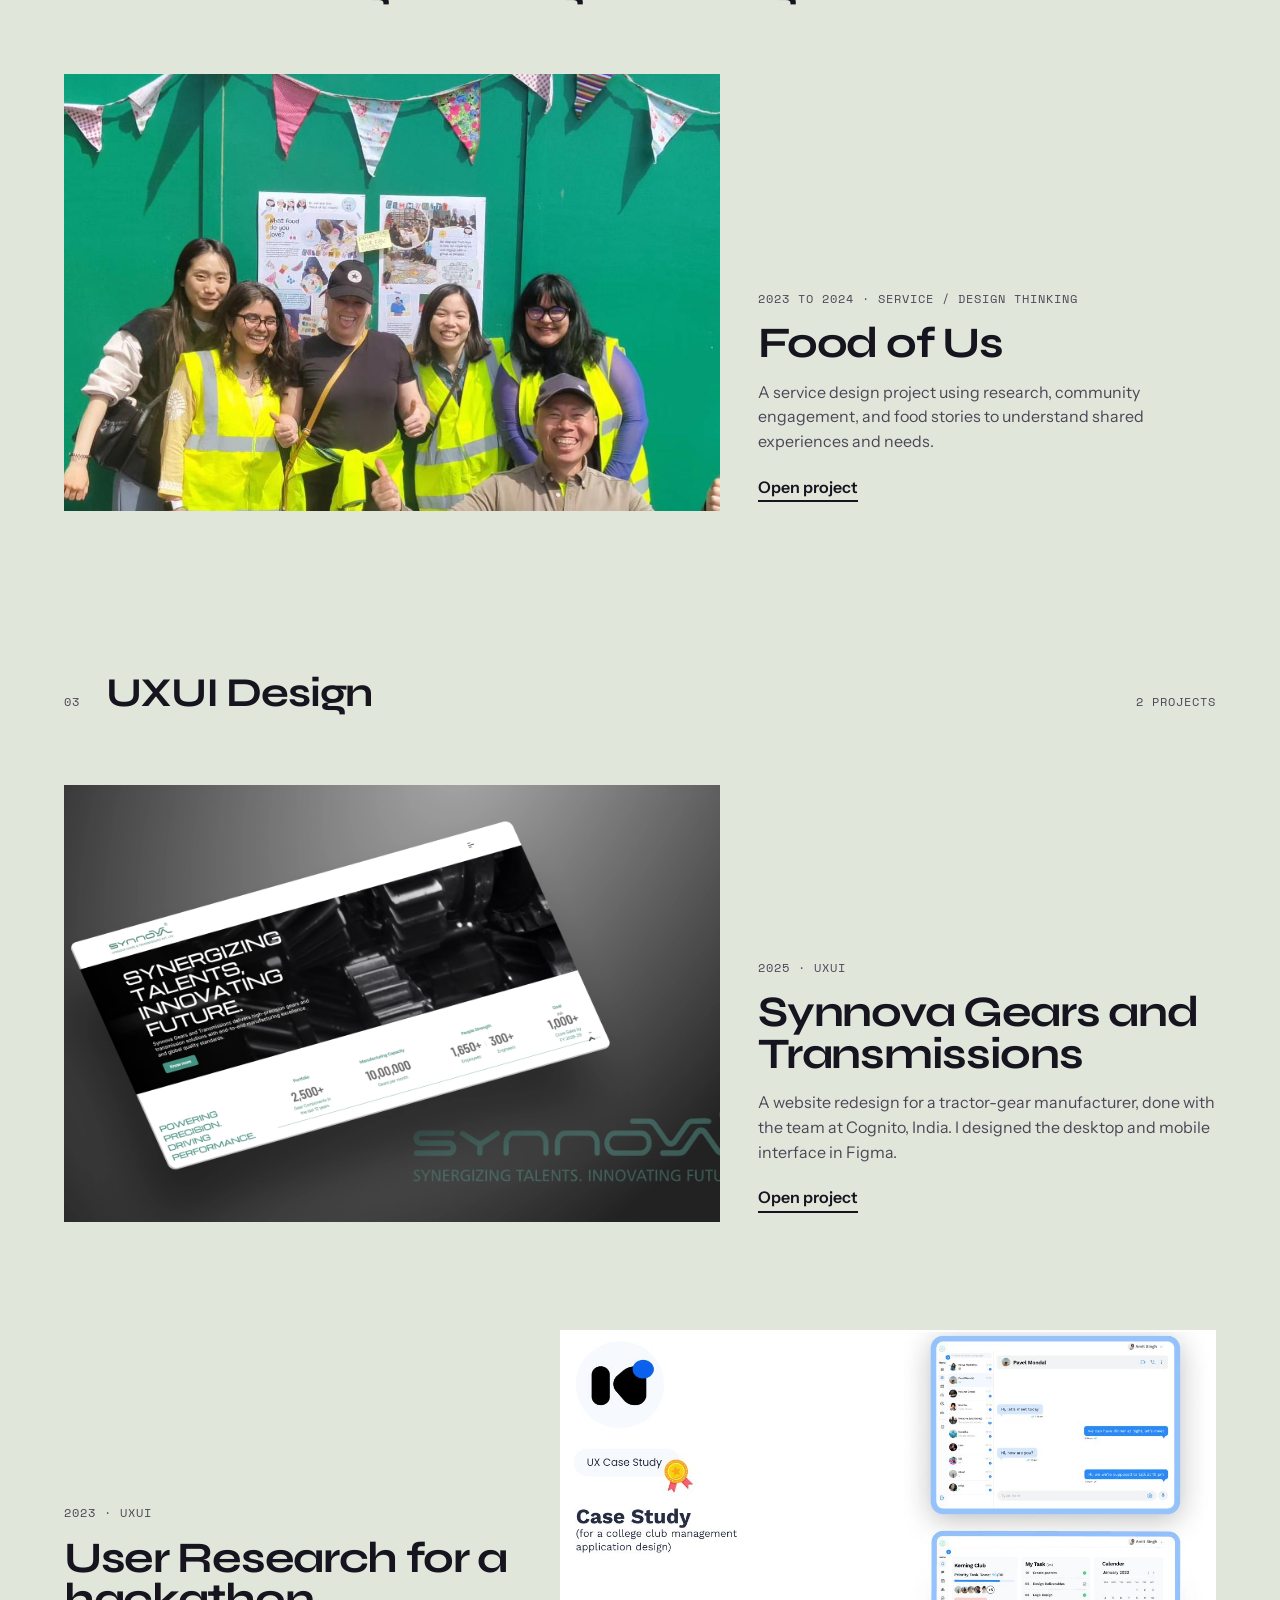
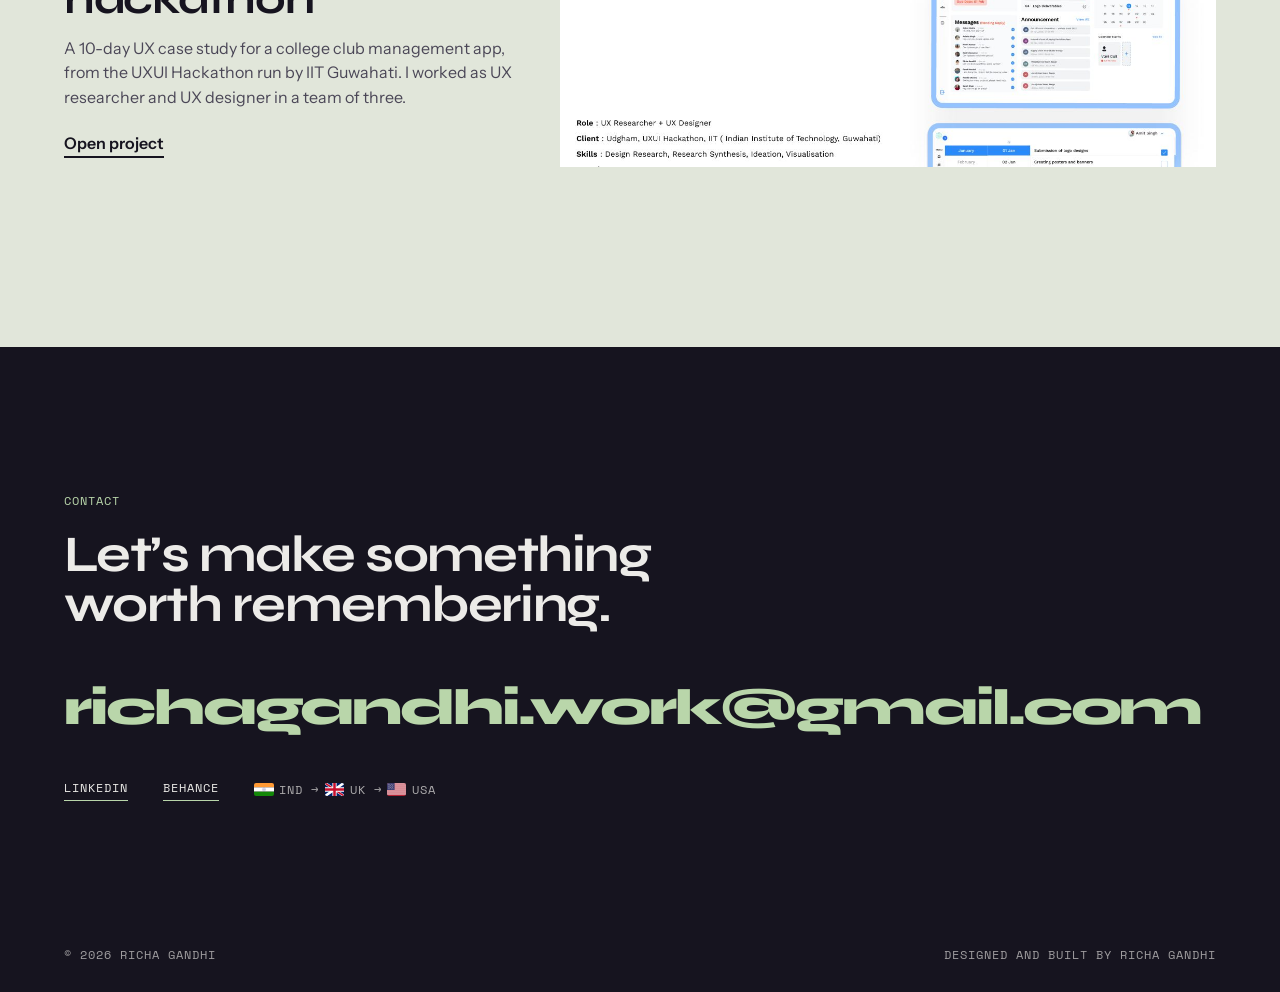
<file: work.html>
<!DOCTYPE html>
<html lang="en">
  <head>
    <meta charset="UTF-8" />
    <meta name="viewport" content="width=device-width, initial-scale=1.0" />
    <title>Work | Richa Gandhi</title>
    <meta
      name="description"
      content="Selected work by Richa Gandhi across visual design, service design and design thinking, and UXUI design."
    />
    <meta name="theme-color" content="#ecebe8" />
    <link rel="canonical" href="https://cha-gandhi.github.io/Richa-Portfolio/work.html" />
    <meta property="og:title" content="Work | Richa Gandhi" />
    <meta
      property="og:description"
      content="Selected work by Richa Gandhi across visual design, service design, design thinking, and UXUI design."
    />
    <meta property="og:type" content="website" />
    <meta property="og:url" content="https://cha-gandhi.github.io/Richa-Portfolio/work.html" />
    <meta property="og:image" content="https://cha-gandhi.github.io/Richa-Portfolio/assets/photos/homepage-portrait.jpeg" />
    <meta name="twitter:card" content="summary_large_image" />
    <meta name="twitter:title" content="Work | Richa Gandhi" />
    <meta
      name="twitter:description"
      content="Selected work by Richa Gandhi across visual design, service design, design thinking, and UXUI design."
    />
    <meta name="twitter:image" content="https://cha-gandhi.github.io/Richa-Portfolio/assets/photos/homepage-portrait.jpeg" />
    <link rel="preconnect" href="https://fonts.googleapis.com" />
    <link rel="preconnect" href="https://fonts.gstatic.com" crossorigin />
    <link
      href="https://fonts.googleapis.com/css2?family=Syne:wght@700;800&family=Instrument+Sans:ital,wght@0,400;0,500;0,600;1,400&family=Space+Mono:wght@400;700&display=swap"
      rel="stylesheet"
    />
    <link rel="stylesheet" href="./styles.css" />
    <link rel="stylesheet" href="./work.css" />
  </head>
  <body>
    <a class="skip-to-main" href="#top">Skip to main content</a>
    <div class="chroma-wash" aria-hidden="true"></div>

    <header class="site-nav" id="site-nav">
      <a class="wordmark" href="./index.html" aria-label="Richa Gandhi home">Richa Gandhi</a>
      <nav aria-label="Primary">
        <span class="chroma-dot" aria-hidden="true"></span>
        <a class="is-active" href="./work.html">Work</a>
        <a href="./index.html#experience">Experience</a>
        <a href="./index.html#contact">Contact</a>
      </nav>
    </header>

    <main class="work-page" id="top">
      <section class="work-hero" aria-labelledby="work-heading">
        <p class="eyebrow mono">Work &middot; 2019 &ndash; 2025</p>
        <h1 class="work-title" id="work-heading">Every project, its own palette.</h1>
        <p class="work-lede">
          Visual design, service design and UXUI &mdash; each with a color pulled from the work itself.
        </p>
        <nav class="work-jump mono" aria-label="Disciplines">
          <a href="#visual">Visual</a>
          <a href="#service">Service</a>
          <a href="#uxui">UXUI</a>
        </nav>
      </section>

      <div class="work-sections" id="work-sections"></div>

      <section class="contact contact-compact" id="contact" aria-labelledby="contact-title">
        <p class="eyebrow mono">Contact</p>
        <h2 class="contact-title" id="contact-title">Let&rsquo;s make something worth remembering.</h2>
        <a class="contact-email" href="mailto:richagandhi.work@gmail.com">richagandhi.work@<wbr />gmail.com</a>
        <div class="contact-links mono">
          <a href="https://www.linkedin.com/in/gandhiricha/" target="_blank" rel="noreferrer">LinkedIn</a>
          <a href="https://www.behance.net/gandhiricha" target="_blank" rel="noreferrer">Behance</a>
          <span class="route-node">
            <img class="flag-img" src="./assets/marks/flag-in.svg" alt="India" /> IND &rarr;
            <img class="flag-img" src="./assets/marks/flag-gb.svg" alt="UK" /> UK &rarr;
            <img class="flag-img" src="./assets/marks/flag-us.svg" alt="USA" /> USA
          </span>
        </div>
      </section>
    </main>

    <footer class="site-foot mono">
      <span>&copy; 2026 Richa Gandhi</span>
      <span>Designed and built by Richa Gandhi</span>
    </footer>

    <script src="./data/behance-portfolio.js" defer></script>
    <script src="./chroma.js" defer></script>
    <script src="./work.js" defer></script>
  </body>
</html>
</file>
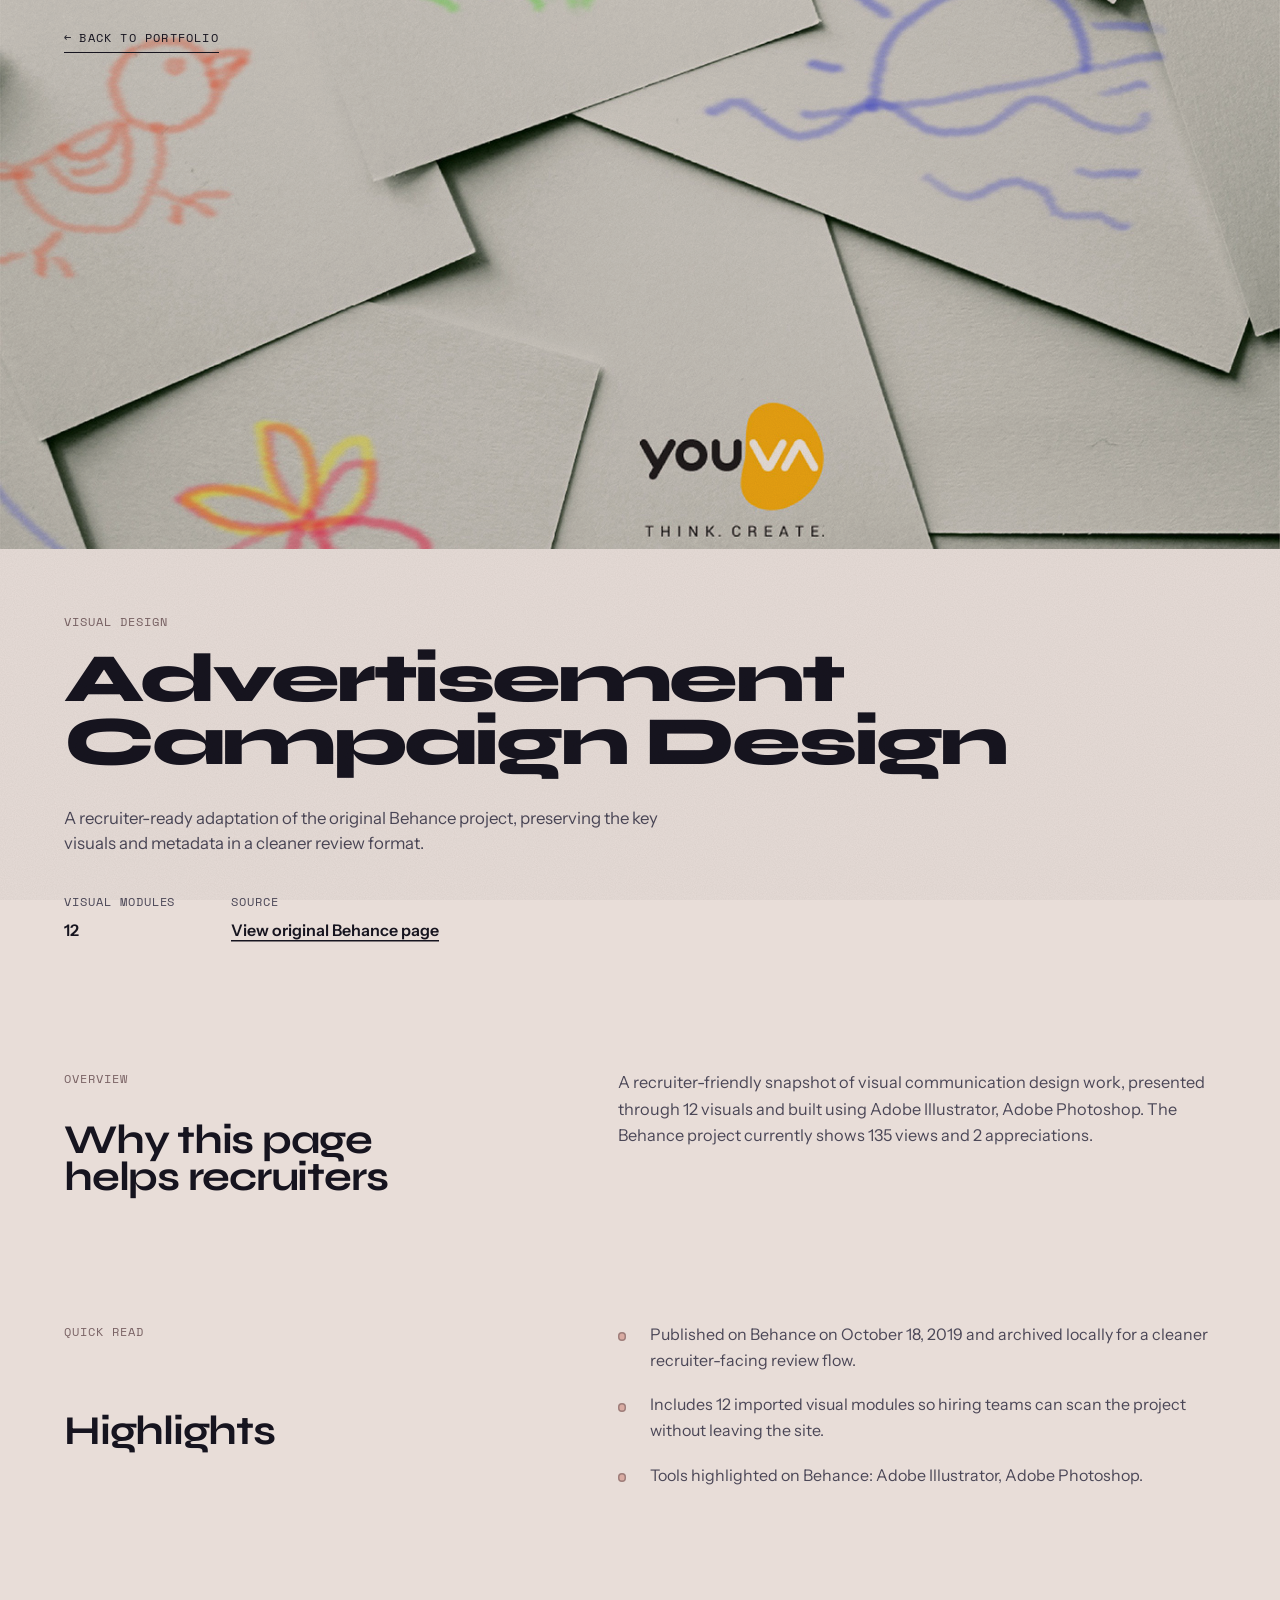
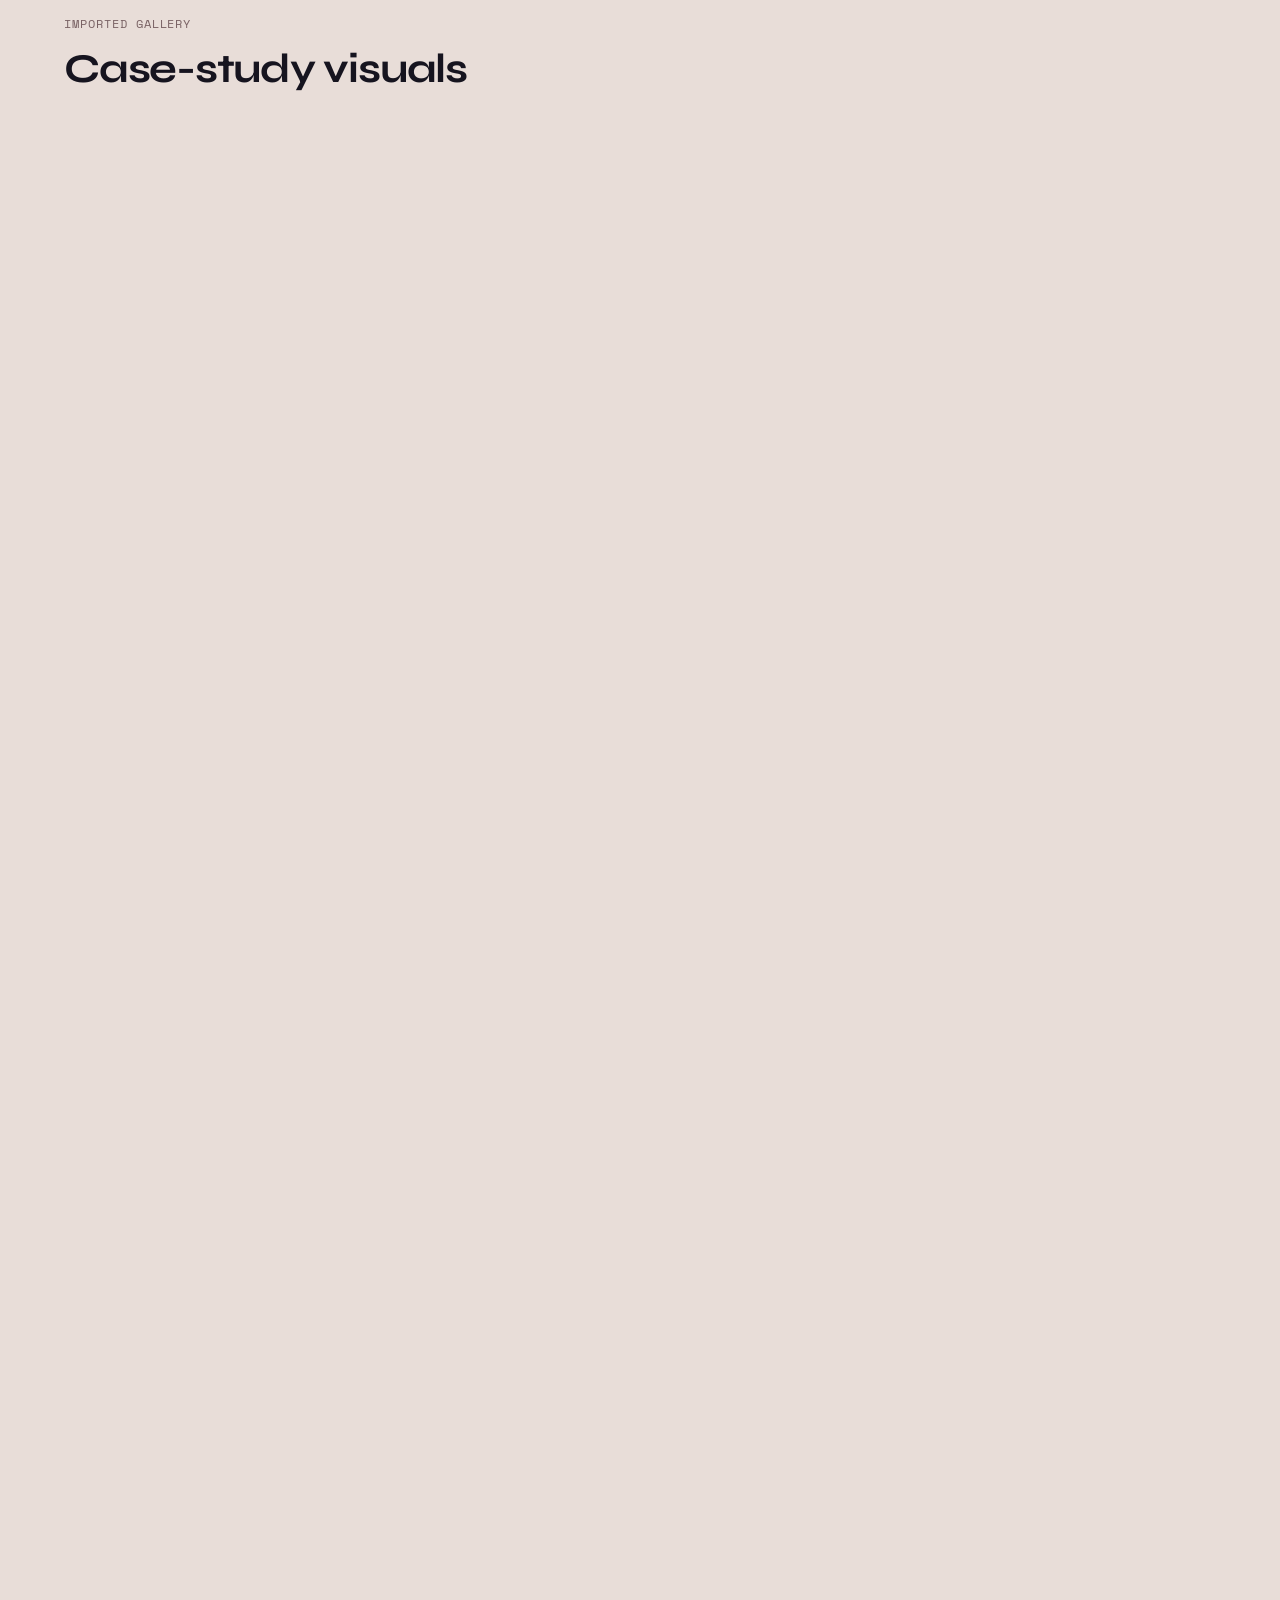
<file: projects/advertisement-campaign-design.html>
<!DOCTYPE html>
<html lang="en">
  <head>
    <meta charset="UTF-8" />
    <meta name="viewport" content="width=device-width, initial-scale=1.0" />
    <title>Advertisement Campaign Design | Richa Gandhi</title>
    <meta
      name="description"
      content="A recruiter-ready adaptation of the original Behance project, preserving the key visuals and metadata in a cleaner review format."
    />
    <link rel="preconnect" href="https://fonts.googleapis.com" />
    <link rel="preconnect" href="https://fonts.gstatic.com" crossorigin />
    <link
      href="https://fonts.googleapis.com/css2?family=Barlow+Condensed:wght@400;500;600;700&family=Manrope:wght@400;500;600;700&display=swap"
      rel="stylesheet"
    />
    <link rel="stylesheet" href="../case-study.css" />
  </head>
  <body>
    <main class="page">
      <a class="back-link" href="../index.html">Back to portfolio</a>

      <section class="hero">
        <div>
          <p class="eyebrow">Visual design</p>
          <h1>Advertisement Campaign Design</h1>
          <p class="summary">A recruiter-ready adaptation of the original Behance project, preserving the key visuals and metadata in a cleaner review format.</p>
          <div class="meta-grid">
            <article class="meta-card">
              <p class="meta-label">Behance views</p>
              <p class="meta-value">135</p>
            </article>
            <article class="meta-card">
              <p class="meta-label">Appreciations</p>
              <p class="meta-value">2</p>
            </article>
            <article class="meta-card">
              <p class="meta-label">Visual modules</p>
              <p class="meta-value">12</p>
            </article>
            <article class="meta-card">
              <p class="meta-label">Source</p>
              <p class="meta-value"><a href="https://www.behance.net/gallery/86966099/Advertisement-Campaign-Design" target="_blank" rel="noreferrer">View original Behance page</a></p>
            </article>
          </div>
        </div>
        <div>
          <img class="hero-image" src="../assets/behance/covers/advertisement-campaign-design.jpg" alt="Advertisement Campaign Design cover image" />
        </div>
      </section>

      <section class="overview">
        <p class="eyebrow">Overview</p>
        <h2>Why this page helps recruiters</h2>
        <p>A recruiter-friendly snapshot of visual communication design work, presented through 12 visuals and built using Adobe Illustrator, Adobe Photoshop. The Behance project currently shows 135 views and 2 appreciations.</p>
      </section>

      <section class="recruiter-notes">
        <p class="eyebrow">Quick read</p>
        <h2>Highlights</h2>
        <ul>
<li>Published on Behance on October 18, 2019 and archived locally for a cleaner recruiter-facing review flow.</li><li>Includes 12 imported visual modules so hiring teams can scan the project without leaving the site.</li><li>Tools highlighted on Behance: Adobe Illustrator, Adobe Photoshop.</li>
        </ul>
      </section>

      <section class="gallery">
        <p class="eyebrow">Imported gallery</p>
        <h2>Case-study visuals</h2>
        <div class="gallery-grid">
        <figure class="image-card">
          <img src="../assets/behance/modules/advertisement-campaign-design/image-01.jpg" alt="Advertisement Campaign Design visual 1" loading="lazy" />
          <figcaption>Advertisement Campaign Design visual 1</figcaption>
        </figure>        <figure class="image-card">
          <img src="../assets/behance/modules/advertisement-campaign-design/image-02.jpg" alt="Advertisement Campaign Design visual 2" loading="lazy" />
          <figcaption>Advertisement Campaign Design visual 2</figcaption>
        </figure>        <figure class="image-card">
          <img src="../assets/behance/modules/advertisement-campaign-design/image-03.jpg" alt="Advertisement Campaign Design visual 3" loading="lazy" />
          <figcaption>Advertisement Campaign Design visual 3</figcaption>
        </figure>        <figure class="image-card">
          <img src="../assets/behance/modules/advertisement-campaign-design/image-04.jpg" alt="Advertisement Campaign Design visual 4" loading="lazy" />
          <figcaption>Advertisement Campaign Design visual 4</figcaption>
        </figure>        <figure class="image-card">
          <img src="../assets/behance/modules/advertisement-campaign-design/image-05.jpg" alt="Advertisement Campaign Design visual 5" loading="lazy" />
          <figcaption>Advertisement Campaign Design visual 5</figcaption>
        </figure>        <figure class="image-card">
          <img src="../assets/behance/modules/advertisement-campaign-design/image-06.jpg" alt="Advertisement Campaign Design visual 6" loading="lazy" />
          <figcaption>Advertisement Campaign Design visual 6</figcaption>
        </figure>        <figure class="image-card">
          <img src="../assets/behance/modules/advertisement-campaign-design/image-07.jpg" alt="Advertisement Campaign Design visual 7" loading="lazy" />
          <figcaption>Advertisement Campaign Design visual 7</figcaption>
        </figure>        <figure class="image-card">
          <img src="../assets/behance/modules/advertisement-campaign-design/image-08.jpg" alt="Advertisement Campaign Design visual 8" loading="lazy" />
          <figcaption>Advertisement Campaign Design visual 8</figcaption>
        </figure>        <figure class="image-card">
          <img src="../assets/behance/modules/advertisement-campaign-design/image-09.jpg" alt="Advertisement Campaign Design visual 9" loading="lazy" />
          <figcaption>Advertisement Campaign Design visual 9</figcaption>
        </figure>        <figure class="image-card">
          <img src="../assets/behance/modules/advertisement-campaign-design/image-10.jpg" alt="Advertisement Campaign Design visual 10" loading="lazy" />
          <figcaption>Advertisement Campaign Design visual 10</figcaption>
        </figure>        <figure class="image-card">
          <img src="../assets/behance/modules/advertisement-campaign-design/image-11.jpg" alt="Advertisement Campaign Design visual 11" loading="lazy" />
          <figcaption>Advertisement Campaign Design visual 11</figcaption>
        </figure>        <figure class="image-card">
          <img src="../assets/behance/modules/advertisement-campaign-design/image-12.jpg" alt="Advertisement Campaign Design visual 12" loading="lazy" />
          <figcaption>Advertisement Campaign Design visual 12</figcaption>
        </figure>
        </div>
      </section>
    </main>
  </body>
</html>
</file>
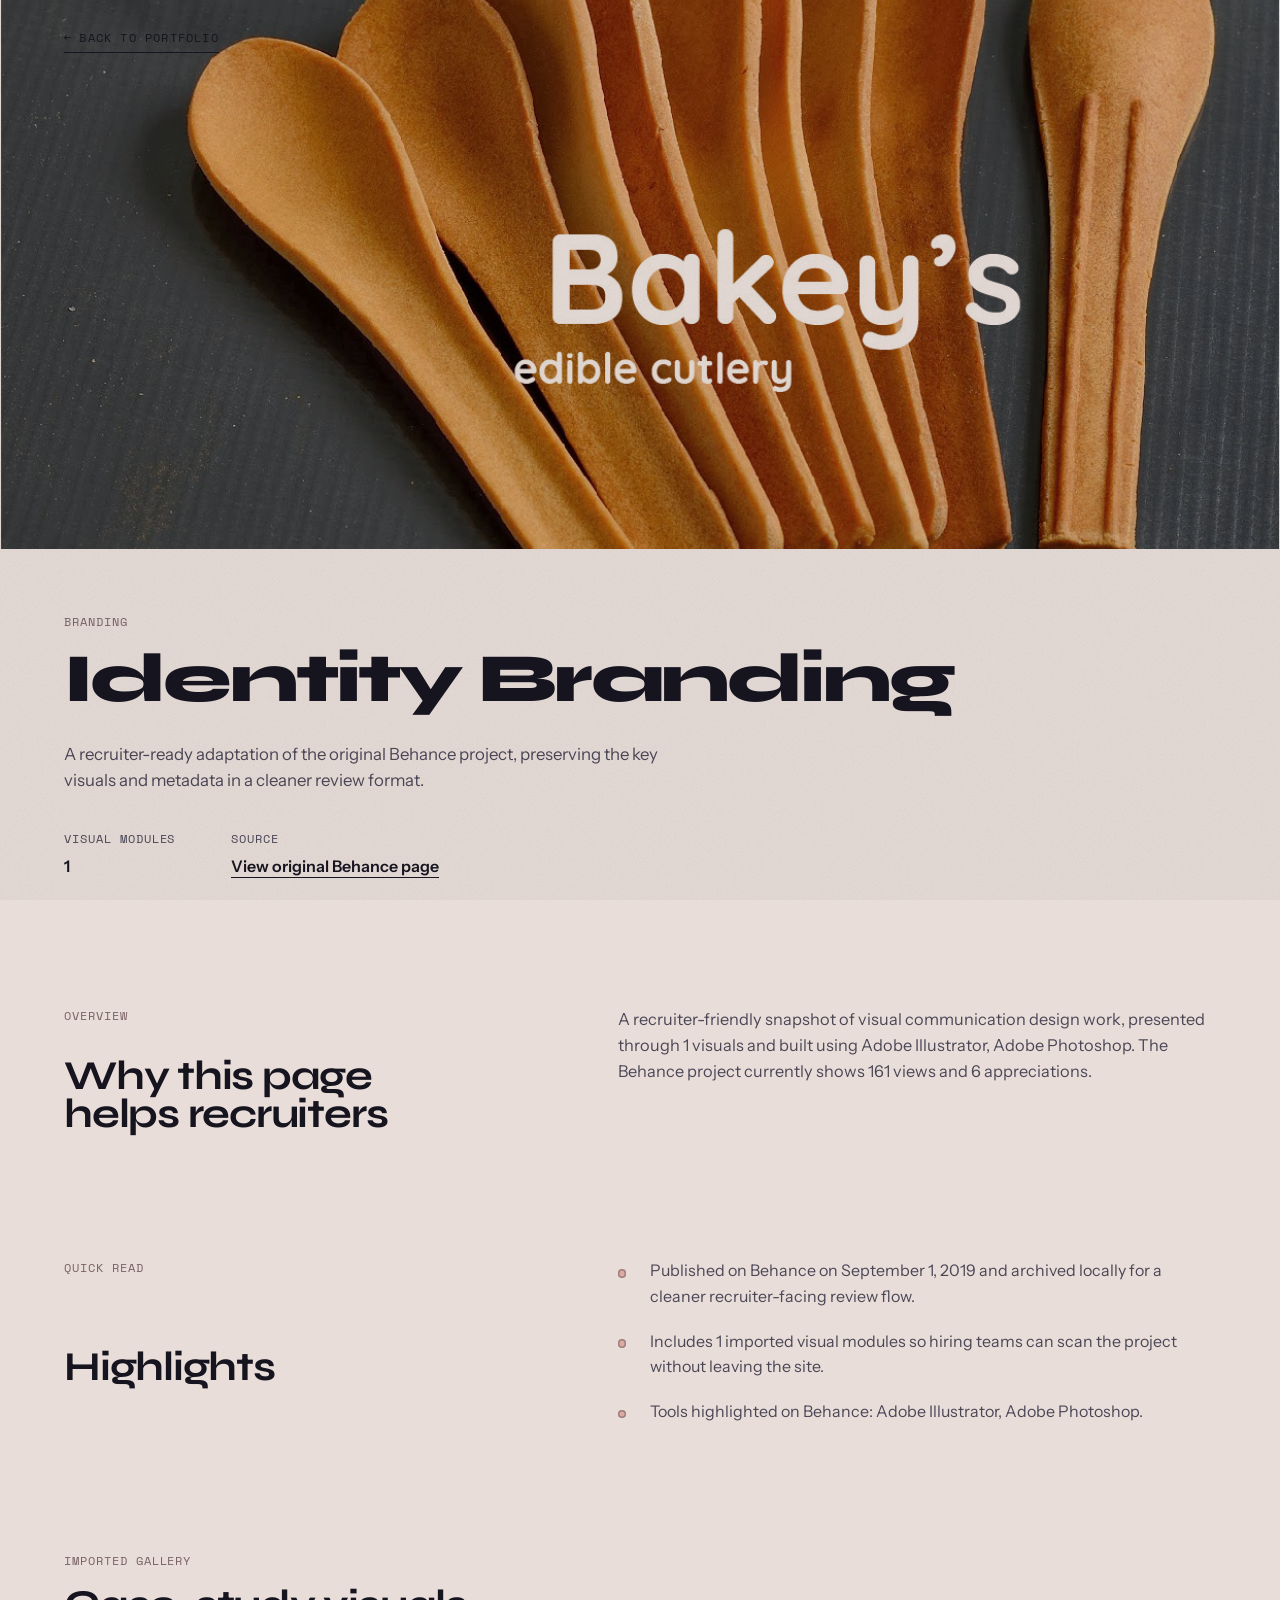
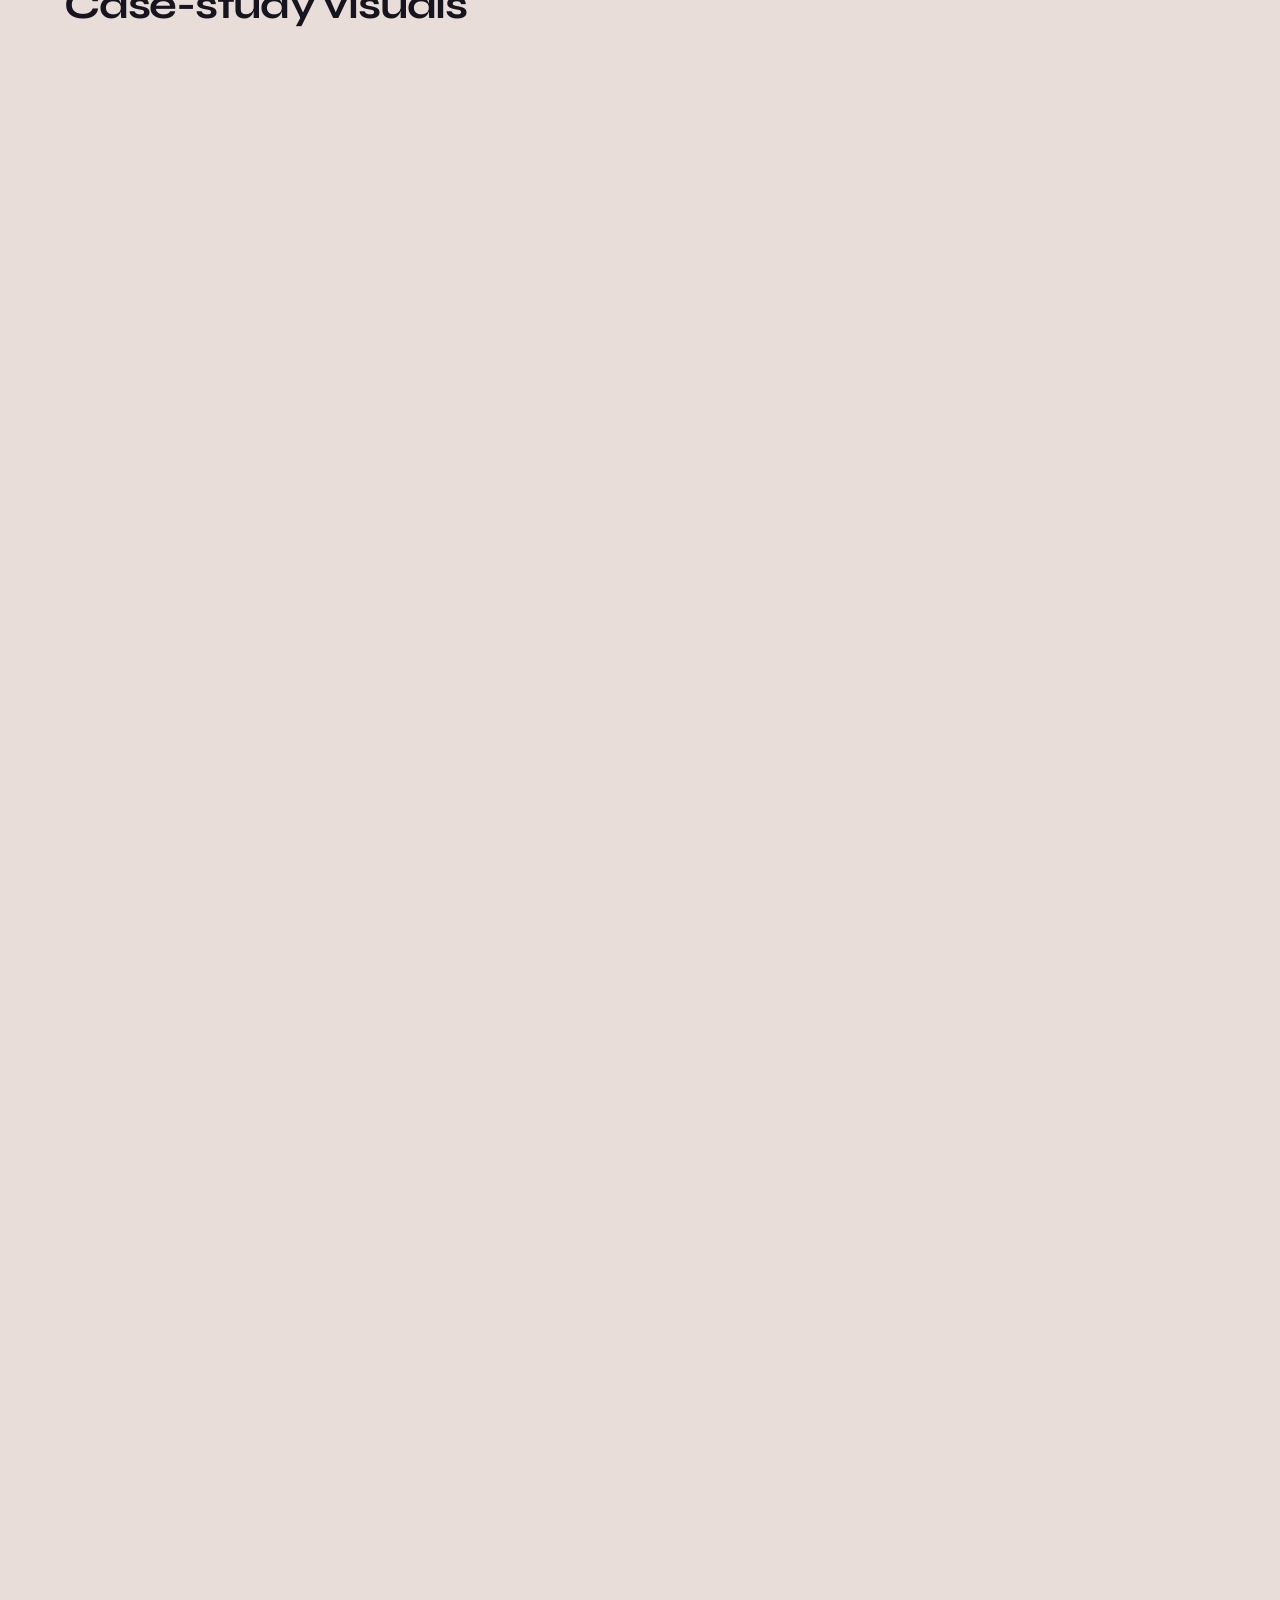
<file: projects/identity-branding.html>
<!DOCTYPE html>
<html lang="en">
  <head>
    <meta charset="UTF-8" />
    <meta name="viewport" content="width=device-width, initial-scale=1.0" />
    <title>Identity Branding | Richa Gandhi</title>
    <meta
      name="description"
      content="A recruiter-ready adaptation of the original Behance project, preserving the key visuals and metadata in a cleaner review format."
    />
    <link rel="preconnect" href="https://fonts.googleapis.com" />
    <link rel="preconnect" href="https://fonts.gstatic.com" crossorigin />
    <link
      href="https://fonts.googleapis.com/css2?family=Barlow+Condensed:wght@400;500;600;700&family=Manrope:wght@400;500;600;700&display=swap"
      rel="stylesheet"
    />
    <link rel="stylesheet" href="../case-study.css" />
  </head>
  <body>
    <main class="page">
      <a class="back-link" href="../index.html">Back to portfolio</a>

      <section class="hero">
        <div>
          <p class="eyebrow">Branding</p>
          <h1>Identity Branding</h1>
          <p class="summary">A recruiter-ready adaptation of the original Behance project, preserving the key visuals and metadata in a cleaner review format.</p>
          <div class="meta-grid">
            <article class="meta-card">
              <p class="meta-label">Behance views</p>
              <p class="meta-value">161</p>
            </article>
            <article class="meta-card">
              <p class="meta-label">Appreciations</p>
              <p class="meta-value">6</p>
            </article>
            <article class="meta-card">
              <p class="meta-label">Visual modules</p>
              <p class="meta-value">1</p>
            </article>
            <article class="meta-card">
              <p class="meta-label">Source</p>
              <p class="meta-value"><a href="https://www.behance.net/gallery/84910641/Identity-Branding" target="_blank" rel="noreferrer">View original Behance page</a></p>
            </article>
          </div>
        </div>
        <div>
          <img class="hero-image" src="../assets/behance/covers/identity-branding.jpg" alt="Identity Branding cover image" />
        </div>
      </section>

      <section class="overview">
        <p class="eyebrow">Overview</p>
        <h2>Why this page helps recruiters</h2>
        <p>A recruiter-friendly snapshot of visual communication design work, presented through 1 visuals and built using Adobe Illustrator, Adobe Photoshop. The Behance project currently shows 161 views and 6 appreciations.</p>
      </section>

      <section class="recruiter-notes">
        <p class="eyebrow">Quick read</p>
        <h2>Highlights</h2>
        <ul>
<li>Published on Behance on September 1, 2019 and archived locally for a cleaner recruiter-facing review flow.</li><li>Includes 1 imported visual modules so hiring teams can scan the project without leaving the site.</li><li>Tools highlighted on Behance: Adobe Illustrator, Adobe Photoshop.</li>
        </ul>
      </section>

      <section class="gallery">
        <p class="eyebrow">Imported gallery</p>
        <h2>Case-study visuals</h2>
        <div class="gallery-grid">
        <figure class="image-card">
          <img src="../assets/behance/modules/identity-branding/image-01.jpg" alt="Identity Branding visual 1" loading="lazy" />
          <figcaption>Identity Branding visual 1</figcaption>
        </figure>
        </div>
      </section>
    </main>
  </body>
</html>
</file>
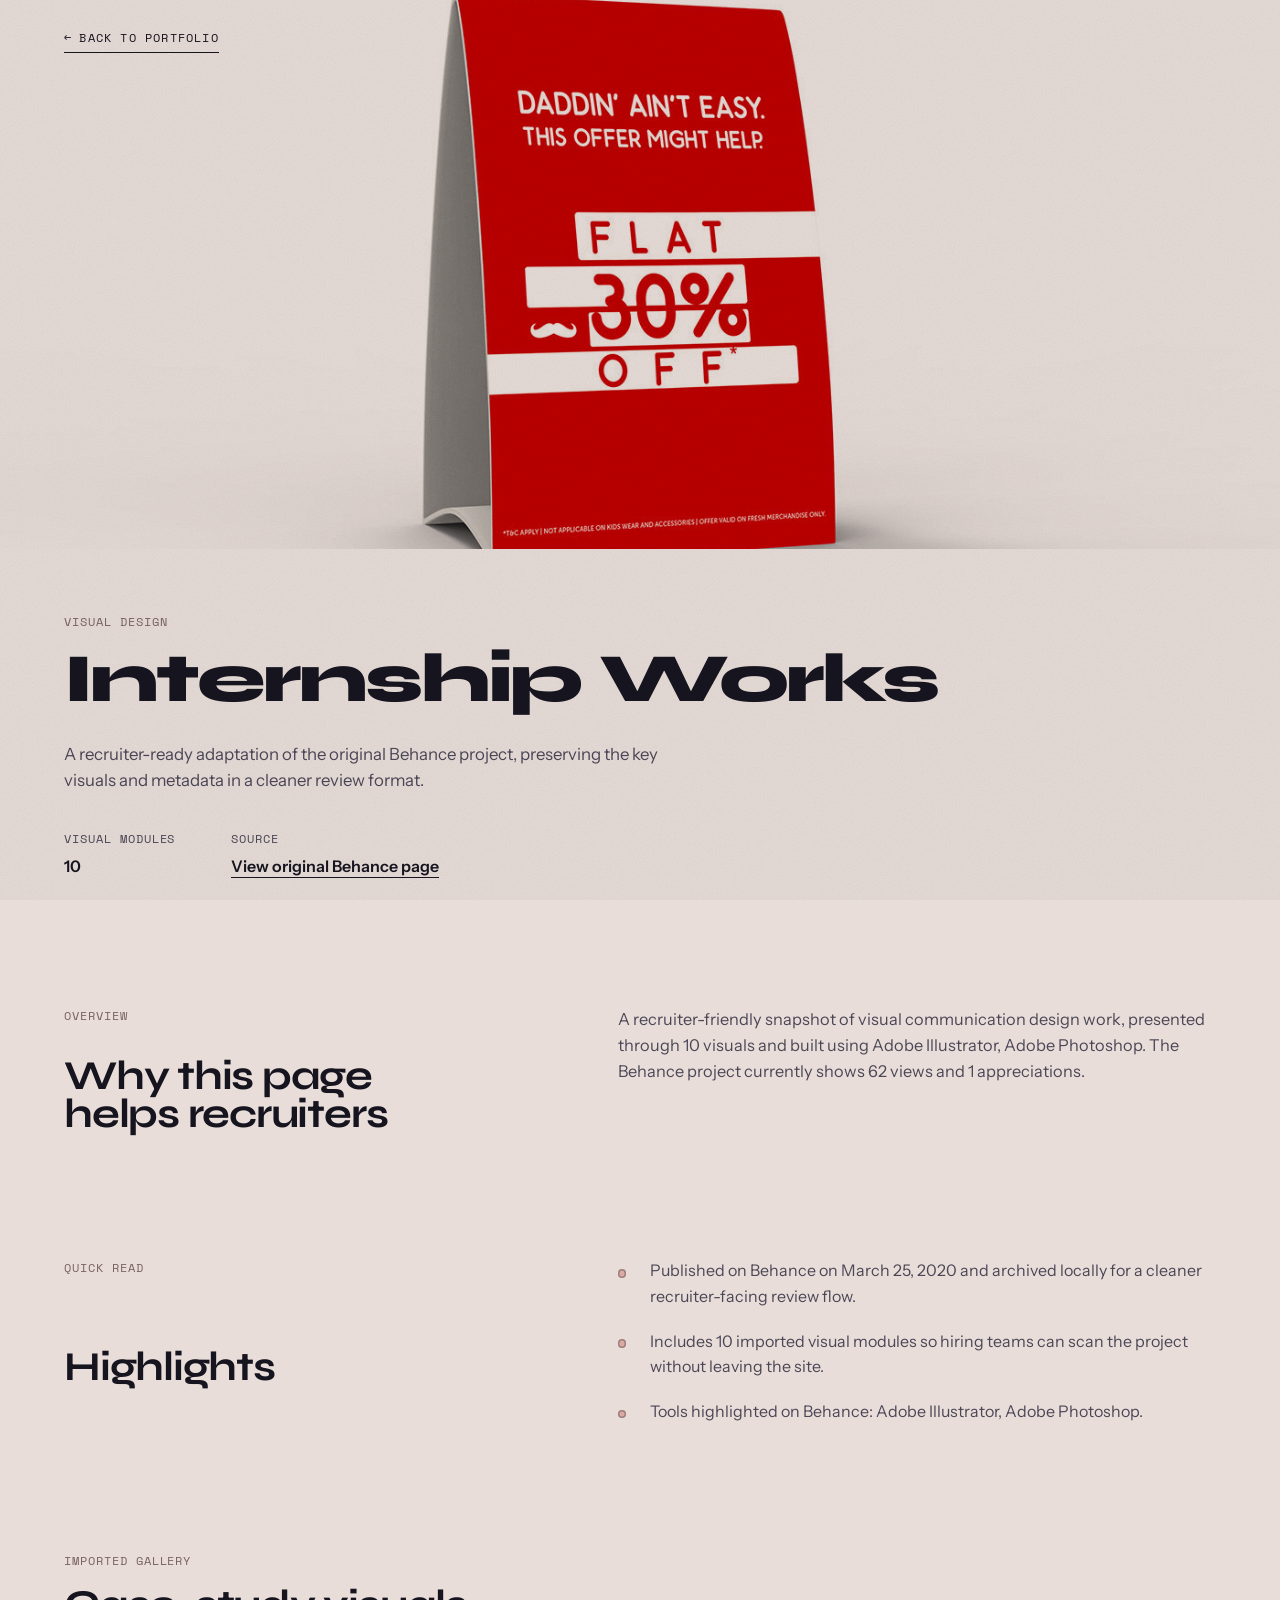
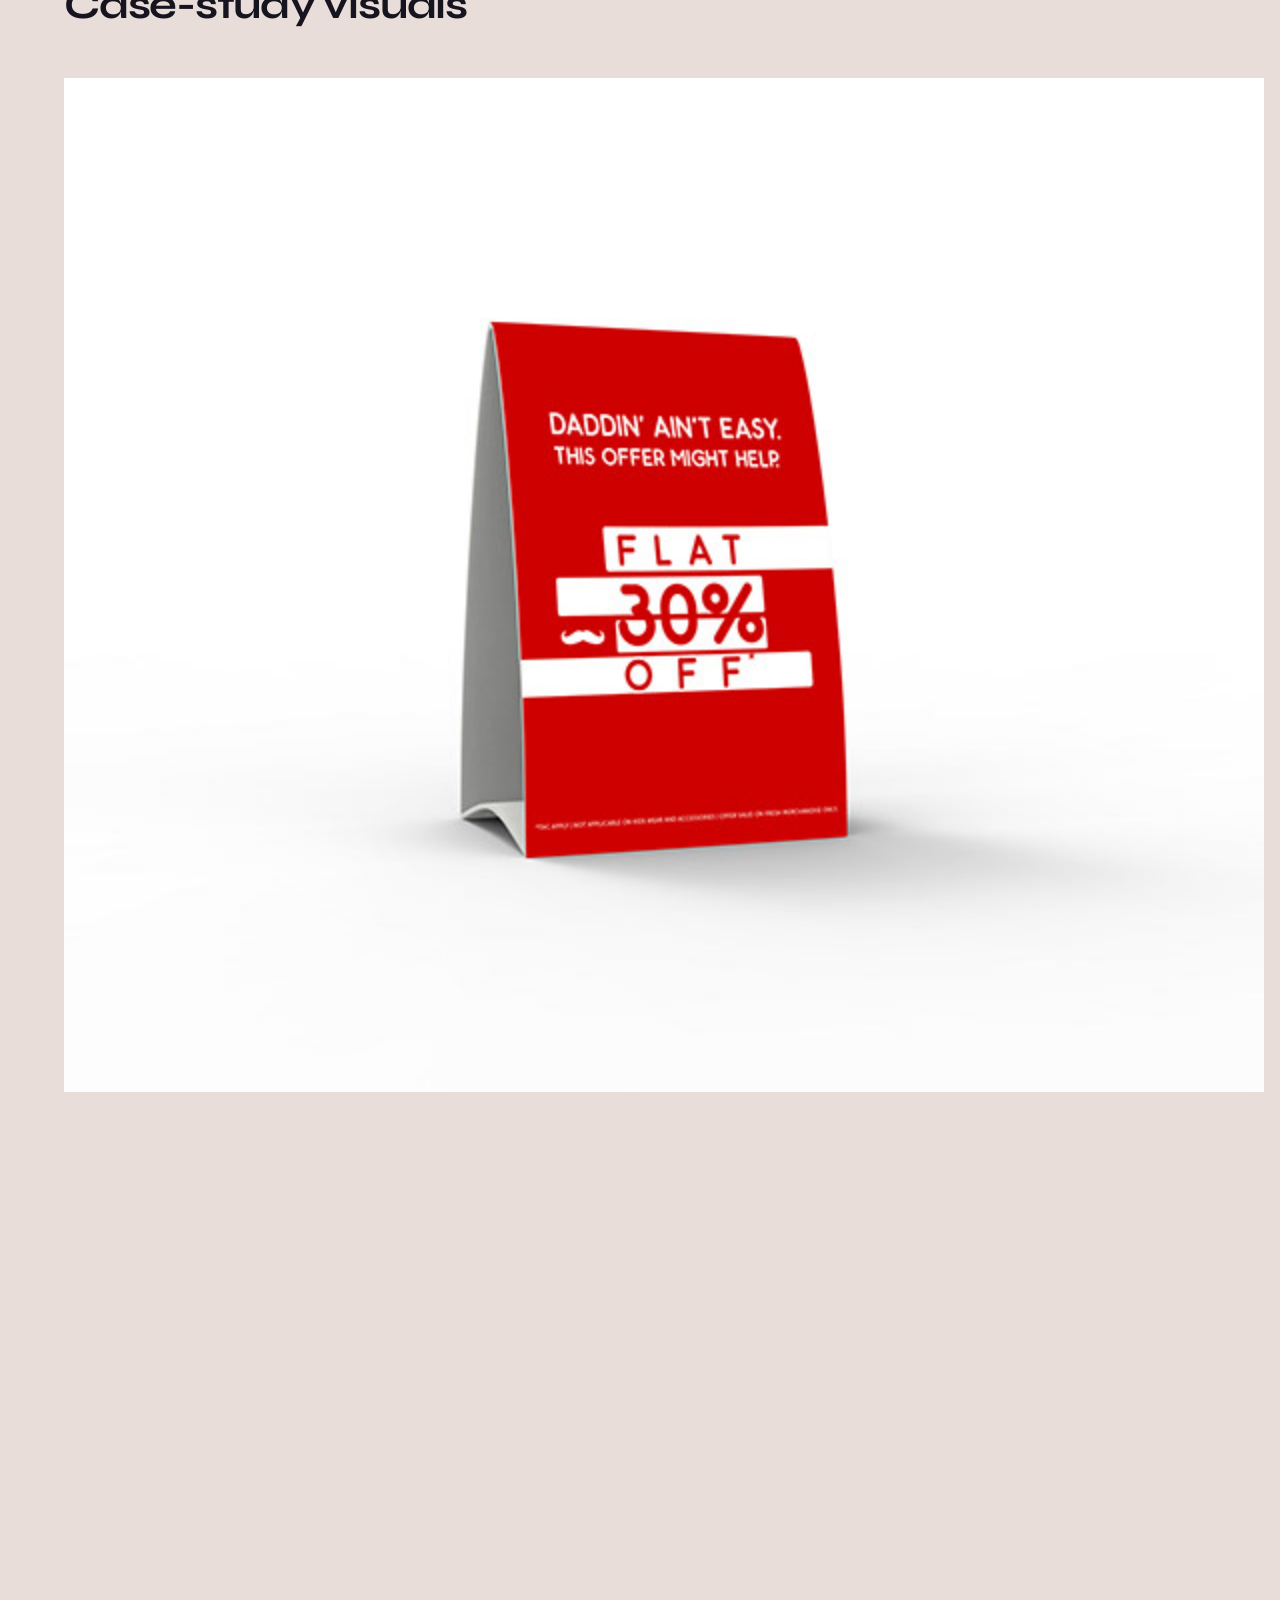
<file: projects/internship-works.html>
<!DOCTYPE html>
<html lang="en">
  <head>
    <meta charset="UTF-8" />
    <meta name="viewport" content="width=device-width, initial-scale=1.0" />
    <title>Internship Works | Richa Gandhi</title>
    <meta
      name="description"
      content="A recruiter-ready adaptation of the original Behance project, preserving the key visuals and metadata in a cleaner review format."
    />
    <link rel="preconnect" href="https://fonts.googleapis.com" />
    <link rel="preconnect" href="https://fonts.gstatic.com" crossorigin />
    <link
      href="https://fonts.googleapis.com/css2?family=Barlow+Condensed:wght@400;500;600;700&family=Manrope:wght@400;500;600;700&display=swap"
      rel="stylesheet"
    />
    <link rel="stylesheet" href="../case-study.css" />
  </head>
  <body>
    <main class="page">
      <a class="back-link" href="../index.html">Back to portfolio</a>

      <section class="hero">
        <div>
          <p class="eyebrow">Visual design</p>
          <h1>Internship Works</h1>
          <p class="summary">A recruiter-ready adaptation of the original Behance project, preserving the key visuals and metadata in a cleaner review format.</p>
          <div class="meta-grid">
            <article class="meta-card">
              <p class="meta-label">Behance views</p>
              <p class="meta-value">62</p>
            </article>
            <article class="meta-card">
              <p class="meta-label">Appreciations</p>
              <p class="meta-value">1</p>
            </article>
            <article class="meta-card">
              <p class="meta-label">Visual modules</p>
              <p class="meta-value">10</p>
            </article>
            <article class="meta-card">
              <p class="meta-label">Source</p>
              <p class="meta-value"><a href="https://www.behance.net/gallery/94288139/Internship-Works" target="_blank" rel="noreferrer">View original Behance page</a></p>
            </article>
          </div>
        </div>
        <div>
          <img class="hero-image" src="../assets/behance/covers/internship-works.jpg" alt="Internship Works cover image" />
        </div>
      </section>

      <section class="overview">
        <p class="eyebrow">Overview</p>
        <h2>Why this page helps recruiters</h2>
        <p>A recruiter-friendly snapshot of visual communication design work, presented through 10 visuals and built using Adobe Illustrator, Adobe Photoshop. The Behance project currently shows 62 views and 1 appreciations.</p>
      </section>

      <section class="recruiter-notes">
        <p class="eyebrow">Quick read</p>
        <h2>Highlights</h2>
        <ul>
<li>Published on Behance on March 25, 2020 and archived locally for a cleaner recruiter-facing review flow.</li><li>Includes 10 imported visual modules so hiring teams can scan the project without leaving the site.</li><li>Tools highlighted on Behance: Adobe Illustrator, Adobe Photoshop.</li>
        </ul>
      </section>

      <section class="gallery">
        <p class="eyebrow">Imported gallery</p>
        <h2>Case-study visuals</h2>
        <div class="gallery-grid">
        <figure class="image-card">
          <img src="../assets/behance/modules/internship-works/image-01.jpg" alt="Internship Works visual 1" loading="lazy" />
          <figcaption>Internship Works visual 1</figcaption>
        </figure>        <figure class="image-card">
          <img src="../assets/behance/modules/internship-works/image-02.jpg" alt="Image may contain: businesscard" loading="lazy" />
          <figcaption>Image may contain: businesscard</figcaption>
        </figure>        <figure class="image-card">
          <img src="../assets/behance/modules/internship-works/image-03.jpg" alt="Internship Works visual 3" loading="lazy" />
          <figcaption>Internship Works visual 3</figcaption>
        </figure>        <figure class="image-card">
          <img src="../assets/behance/modules/internship-works/image-04.jpg" alt="Image may contain: fashion accessory, luggage and bags and handbag" loading="lazy" />
          <figcaption>Image may contain: fashion accessory, luggage and bags and handbag</figcaption>
        </figure>        <figure class="image-card">
          <img src="../assets/behance/modules/internship-works/image-05.jpg" alt="Internship Works visual 5" loading="lazy" />
          <figcaption>Internship Works visual 5</figcaption>
        </figure>        <figure class="image-card">
          <img src="../assets/behance/modules/internship-works/image-06.jpg" alt="Image may contain: box" loading="lazy" />
          <figcaption>Image may contain: box</figcaption>
        </figure>        <figure class="image-card">
          <img src="../assets/behance/modules/internship-works/image-07.jpg" alt="Internship Works visual 7" loading="lazy" />
          <figcaption>Internship Works visual 7</figcaption>
        </figure>        <figure class="image-card">
          <img src="../assets/behance/modules/internship-works/image-08.jpg" alt="Image may contain: cylinder" loading="lazy" />
          <figcaption>Image may contain: cylinder</figcaption>
        </figure>        <figure class="image-card">
          <img src="../assets/behance/modules/internship-works/image-09.jpg" alt="Image may contain: cylinder and bottle" loading="lazy" />
          <figcaption>Image may contain: cylinder and bottle</figcaption>
        </figure>        <figure class="image-card">
          <img src="../assets/behance/modules/internship-works/image-10.jpg" alt="Internship Works visual 10" loading="lazy" />
          <figcaption>Internship Works visual 10</figcaption>
        </figure>
        </div>
      </section>
    </main>
  </body>
</html>
</file>
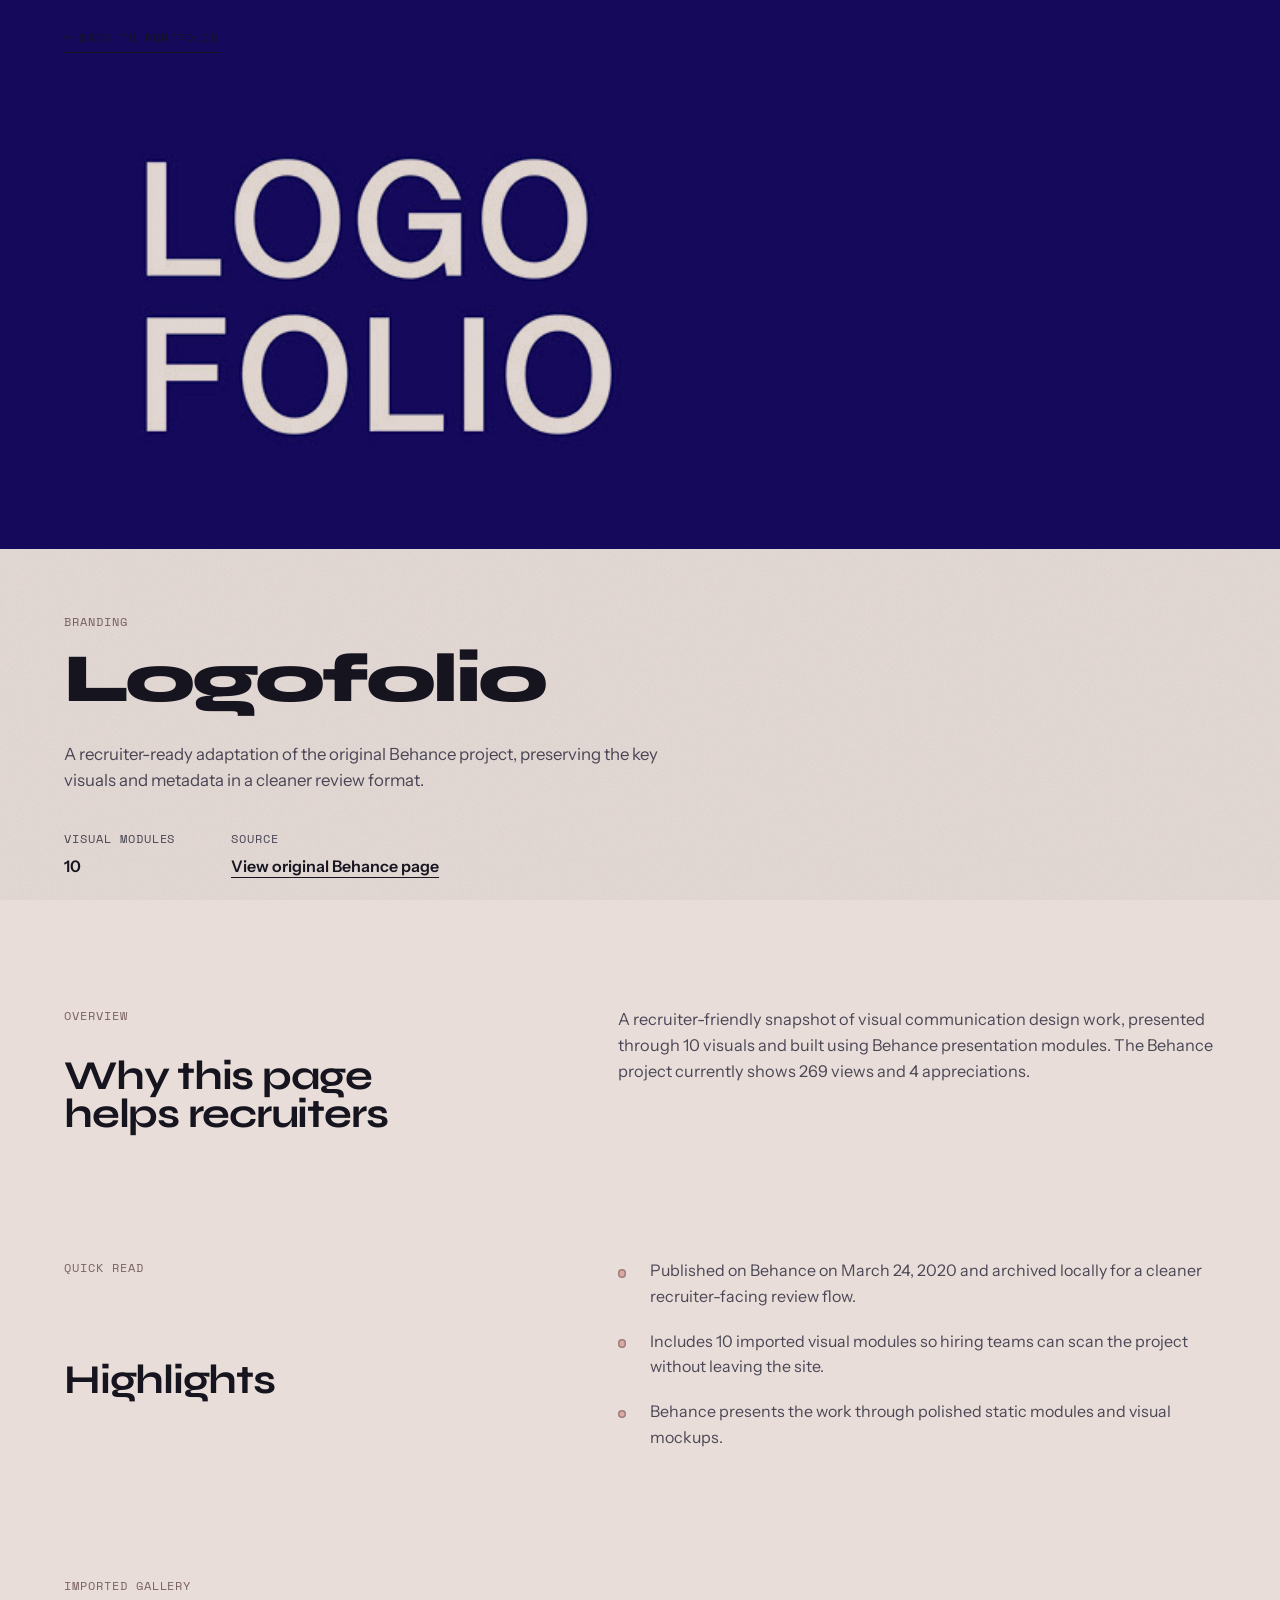
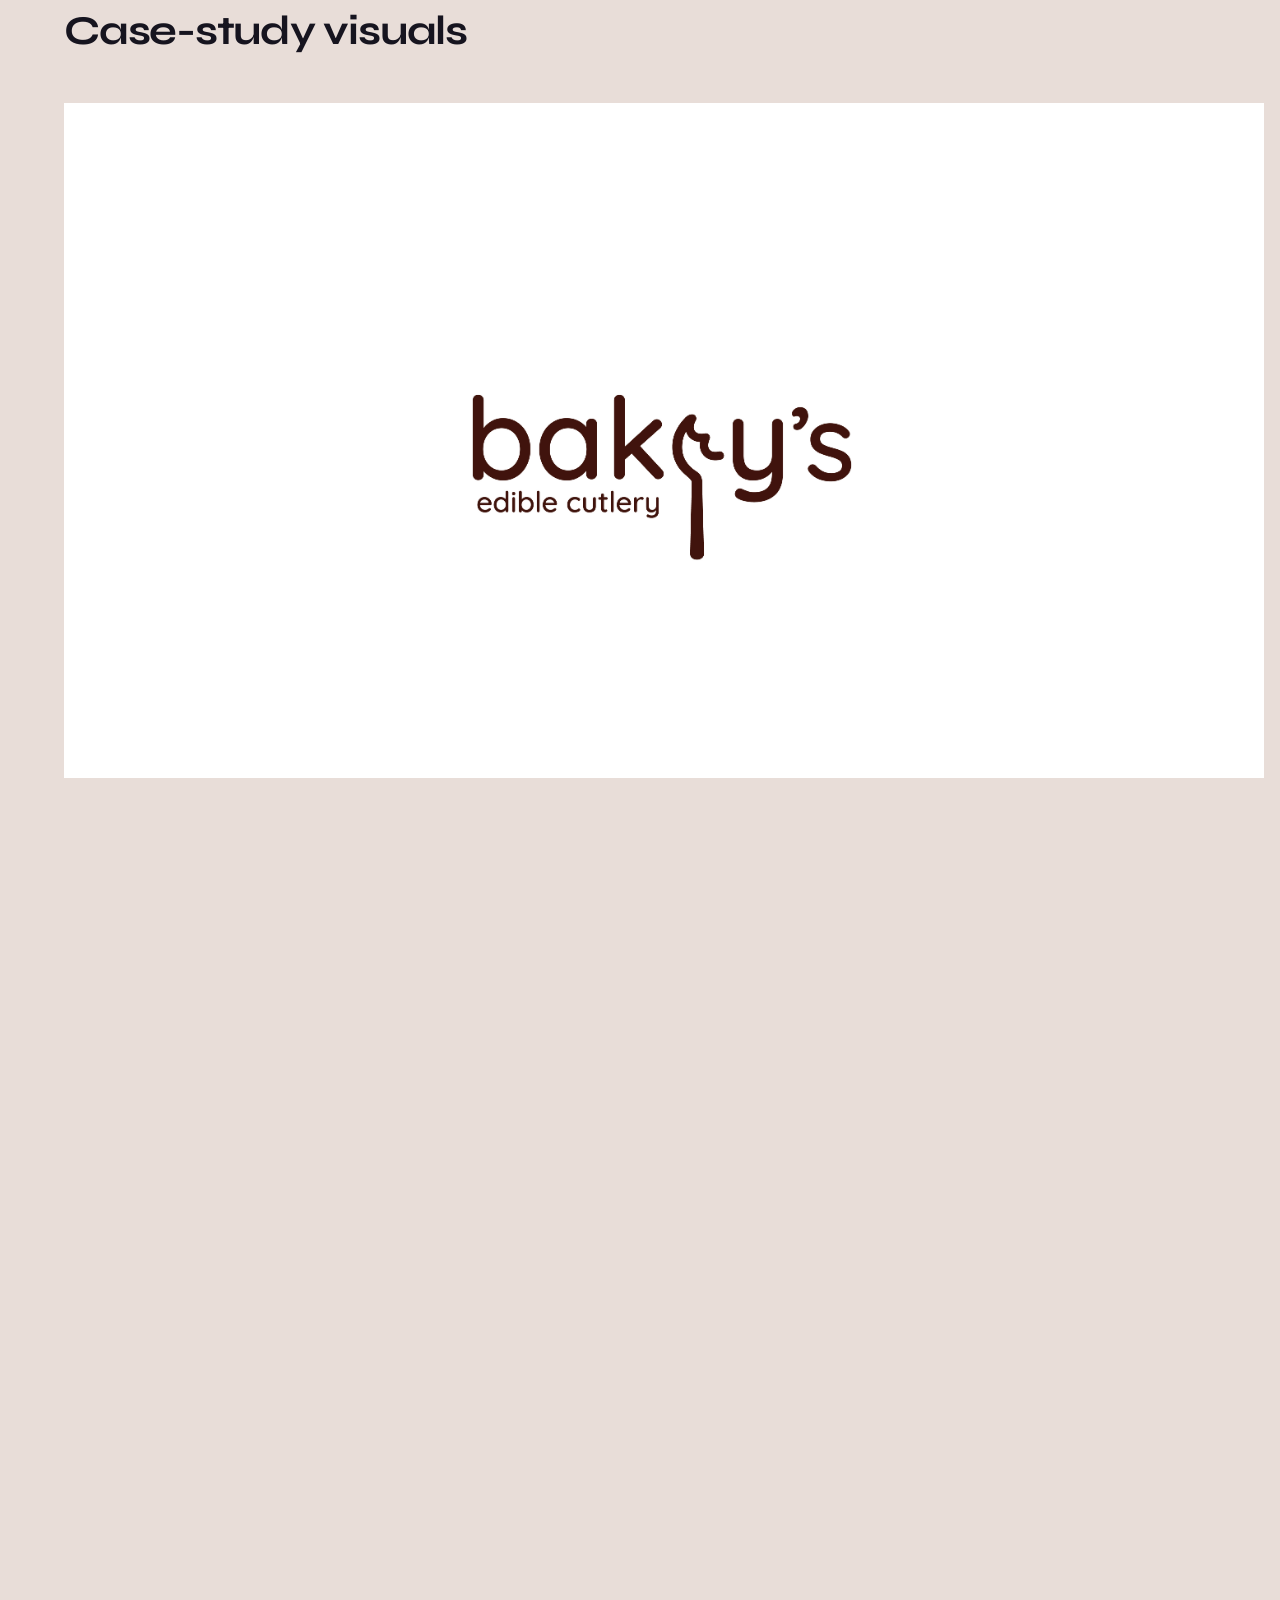
<file: projects/logofolio.html>
<!DOCTYPE html>
<html lang="en">
  <head>
    <meta charset="UTF-8" />
    <meta name="viewport" content="width=device-width, initial-scale=1.0" />
    <title>Logofolio | Richa Gandhi</title>
    <meta
      name="description"
      content="A recruiter-ready adaptation of the original Behance project, preserving the key visuals and metadata in a cleaner review format."
    />
    <link rel="preconnect" href="https://fonts.googleapis.com" />
    <link rel="preconnect" href="https://fonts.gstatic.com" crossorigin />
    <link
      href="https://fonts.googleapis.com/css2?family=Barlow+Condensed:wght@400;500;600;700&family=Manrope:wght@400;500;600;700&display=swap"
      rel="stylesheet"
    />
    <link rel="stylesheet" href="../case-study.css" />
  </head>
  <body>
    <main class="page">
      <a class="back-link" href="../index.html">Back to portfolio</a>

      <section class="hero">
        <div>
          <p class="eyebrow">Branding</p>
          <h1>Logofolio</h1>
          <p class="summary">A recruiter-ready adaptation of the original Behance project, preserving the key visuals and metadata in a cleaner review format.</p>
          <div class="meta-grid">
            <article class="meta-card">
              <p class="meta-label">Behance views</p>
              <p class="meta-value">269</p>
            </article>
            <article class="meta-card">
              <p class="meta-label">Appreciations</p>
              <p class="meta-value">4</p>
            </article>
            <article class="meta-card">
              <p class="meta-label">Visual modules</p>
              <p class="meta-value">10</p>
            </article>
            <article class="meta-card">
              <p class="meta-label">Source</p>
              <p class="meta-value"><a href="https://www.behance.net/gallery/94266977/Logofolio" target="_blank" rel="noreferrer">View original Behance page</a></p>
            </article>
          </div>
        </div>
        <div>
          <img class="hero-image" src="../assets/behance/covers/logofolio.jpg" alt="Logofolio cover image" />
        </div>
      </section>

      <section class="overview">
        <p class="eyebrow">Overview</p>
        <h2>Why this page helps recruiters</h2>
        <p>A recruiter-friendly snapshot of visual communication design work, presented through 10 visuals and built using Behance presentation modules. The Behance project currently shows 269 views and 4 appreciations.</p>
      </section>

      <section class="recruiter-notes">
        <p class="eyebrow">Quick read</p>
        <h2>Highlights</h2>
        <ul>
<li>Published on Behance on March 24, 2020 and archived locally for a cleaner recruiter-facing review flow.</li><li>Includes 10 imported visual modules so hiring teams can scan the project without leaving the site.</li><li>Behance presents the work through polished static modules and visual mockups.</li>
        </ul>
      </section>

      <section class="gallery">
        <p class="eyebrow">Imported gallery</p>
        <h2>Case-study visuals</h2>
        <div class="gallery-grid">
        <figure class="image-card">
          <img src="../assets/behance/modules/logofolio/image-01.jpg" alt="Logofolio visual 1" loading="lazy" />
          <figcaption>Logofolio visual 1</figcaption>
        </figure>        <figure class="image-card">
          <img src="../assets/behance/modules/logofolio/image-02.jpg" alt="Logofolio visual 2" loading="lazy" />
          <figcaption>Logofolio visual 2</figcaption>
        </figure>        <figure class="image-card">
          <img src="../assets/behance/modules/logofolio/image-03.jpg" alt="Logofolio visual 3" loading="lazy" />
          <figcaption>Logofolio visual 3</figcaption>
        </figure>        <figure class="image-card">
          <img src="../assets/behance/modules/logofolio/image-04.jpg" alt="Logofolio visual 4" loading="lazy" />
          <figcaption>Logofolio visual 4</figcaption>
        </figure>        <figure class="image-card">
          <img src="../assets/behance/modules/logofolio/image-05.jpg" alt="Logofolio visual 5" loading="lazy" />
          <figcaption>Logofolio visual 5</figcaption>
        </figure>        <figure class="image-card">
          <img src="../assets/behance/modules/logofolio/image-06.jpg" alt="Logofolio visual 6" loading="lazy" />
          <figcaption>Logofolio visual 6</figcaption>
        </figure>        <figure class="image-card">
          <img src="../assets/behance/modules/logofolio/image-07.jpg" alt="Logofolio visual 7" loading="lazy" />
          <figcaption>Logofolio visual 7</figcaption>
        </figure>        <figure class="image-card">
          <img src="../assets/behance/modules/logofolio/image-08.jpg" alt="Logofolio visual 8" loading="lazy" />
          <figcaption>Logofolio visual 8</figcaption>
        </figure>        <figure class="image-card">
          <img src="../assets/behance/modules/logofolio/image-09.jpg" alt="Logofolio visual 9" loading="lazy" />
          <figcaption>Logofolio visual 9</figcaption>
        </figure>        <figure class="image-card">
          <img src="../assets/behance/modules/logofolio/image-10.jpg" alt="Logofolio visual 10" loading="lazy" />
          <figcaption>Logofolio visual 10</figcaption>
        </figure>
        </div>
      </section>
    </main>
  </body>
</html>
</file>
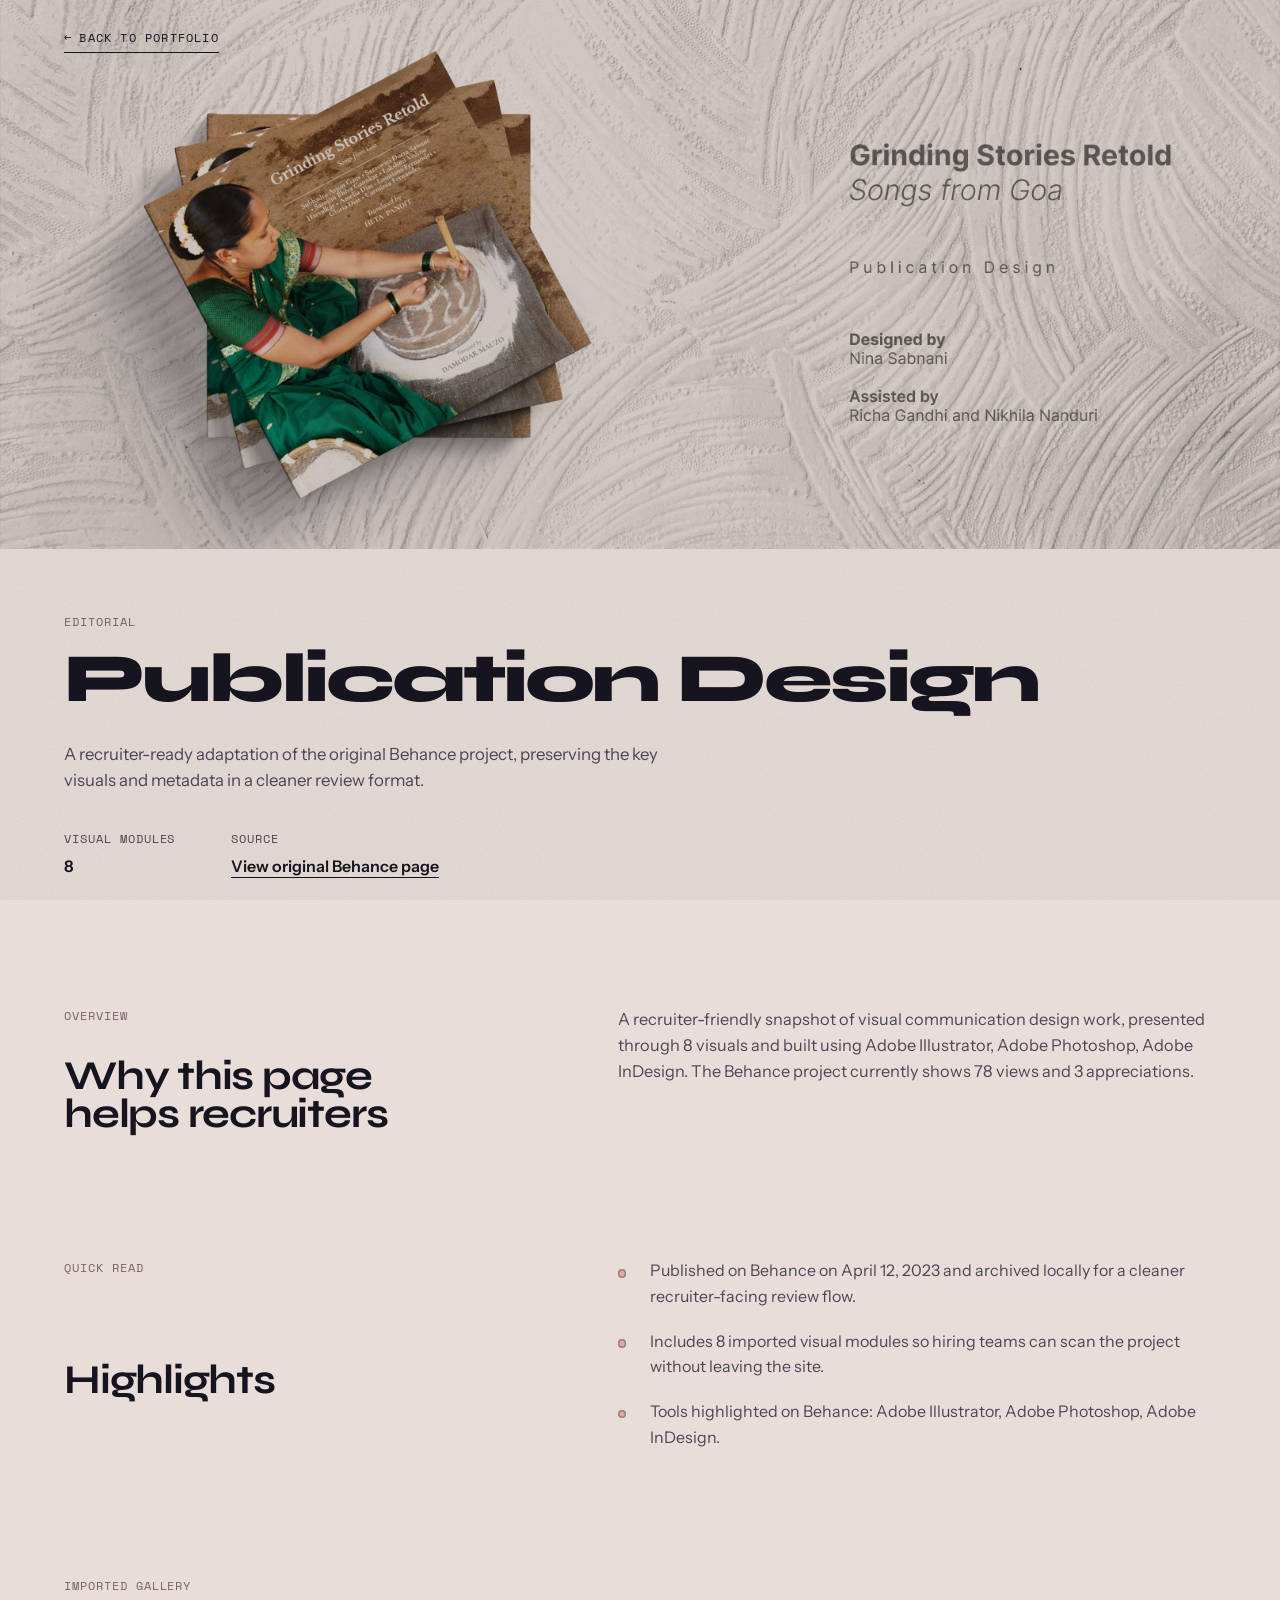
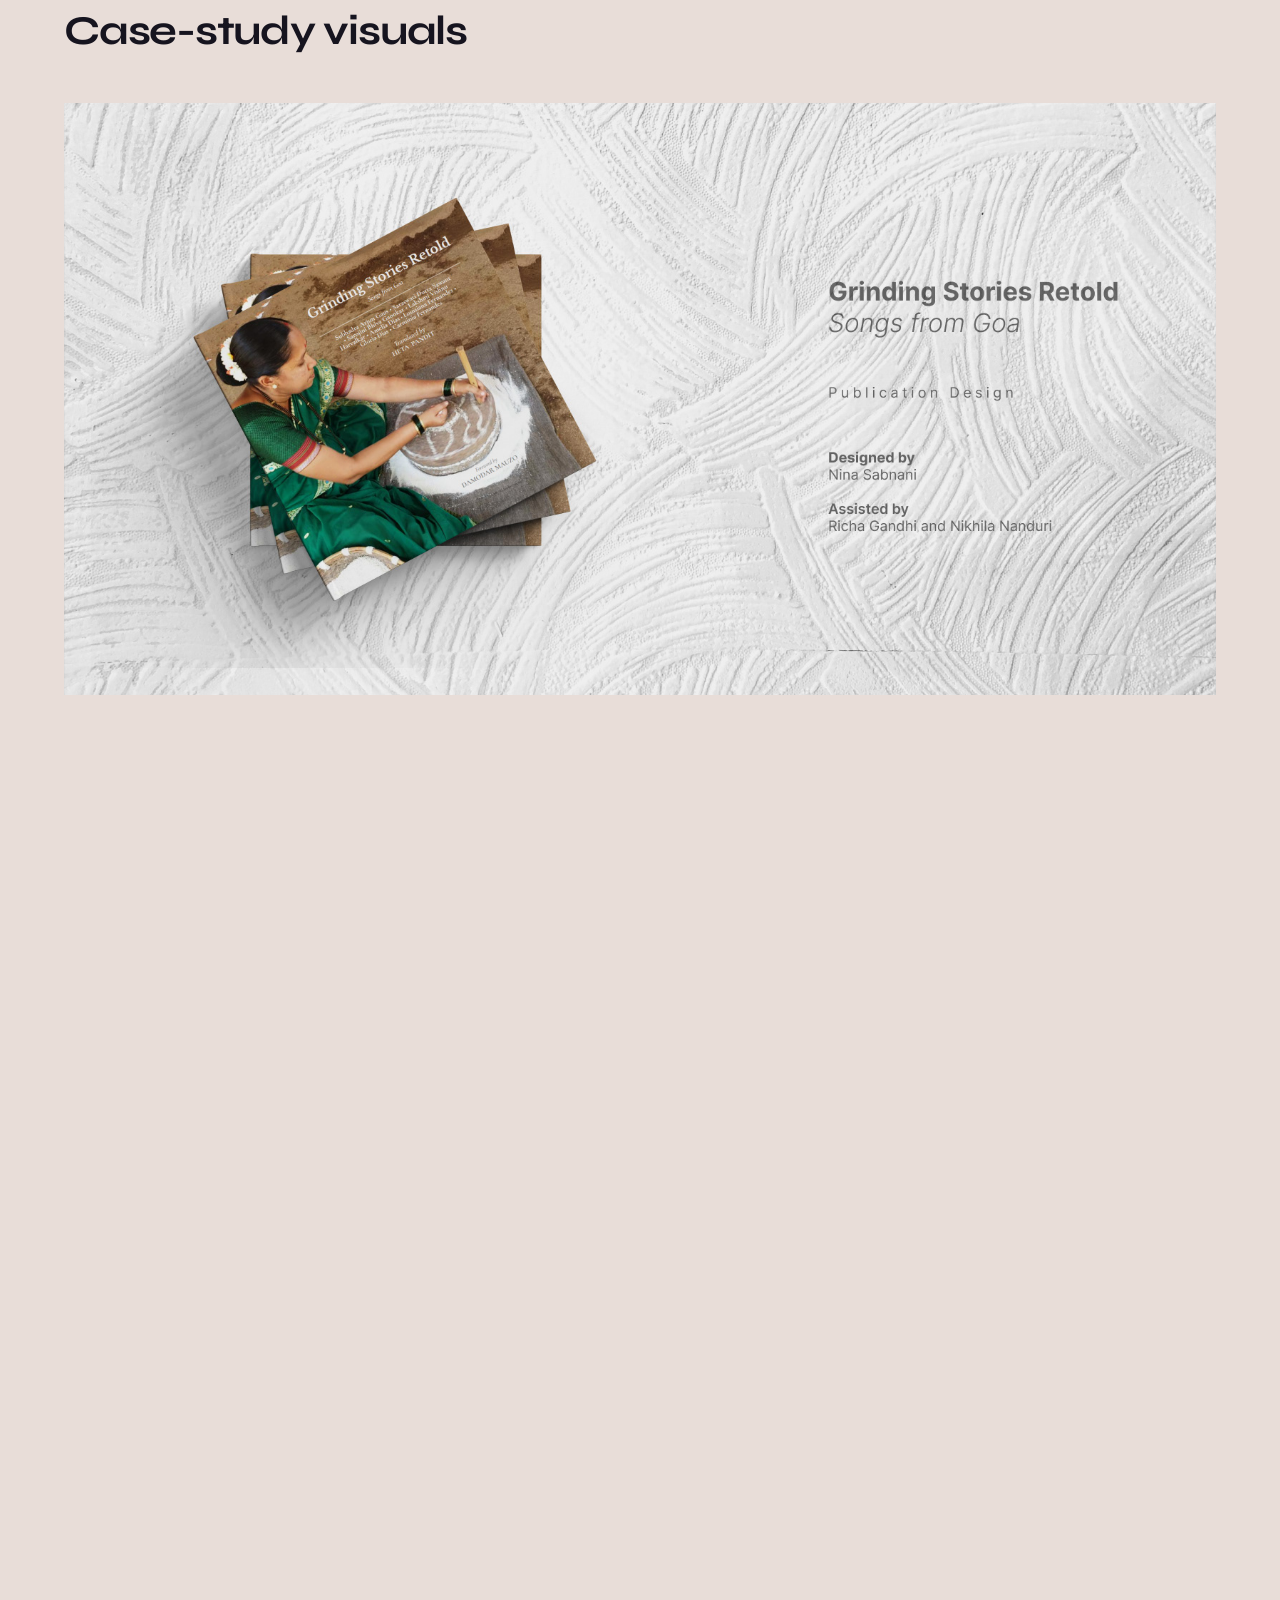
<file: projects/publication-design.html>
<!DOCTYPE html>
<html lang="en">
  <head>
    <meta charset="UTF-8" />
    <meta name="viewport" content="width=device-width, initial-scale=1.0" />
    <title>Publication Design | Richa Gandhi</title>
    <meta
      name="description"
      content="A recruiter-ready adaptation of the original Behance project, preserving the key visuals and metadata in a cleaner review format."
    />
    <link rel="preconnect" href="https://fonts.googleapis.com" />
    <link rel="preconnect" href="https://fonts.gstatic.com" crossorigin />
    <link
      href="https://fonts.googleapis.com/css2?family=Barlow+Condensed:wght@400;500;600;700&family=Manrope:wght@400;500;600;700&display=swap"
      rel="stylesheet"
    />
    <link rel="stylesheet" href="../case-study.css" />
  </head>
  <body>
    <main class="page">
      <a class="back-link" href="../index.html">Back to portfolio</a>

      <section class="hero">
        <div>
          <p class="eyebrow">Editorial</p>
          <h1>Publication Design</h1>
          <p class="summary">A recruiter-ready adaptation of the original Behance project, preserving the key visuals and metadata in a cleaner review format.</p>
          <div class="meta-grid">
            <article class="meta-card">
              <p class="meta-label">Behance views</p>
              <p class="meta-value">78</p>
            </article>
            <article class="meta-card">
              <p class="meta-label">Appreciations</p>
              <p class="meta-value">3</p>
            </article>
            <article class="meta-card">
              <p class="meta-label">Visual modules</p>
              <p class="meta-value">8</p>
            </article>
            <article class="meta-card">
              <p class="meta-label">Source</p>
              <p class="meta-value"><a href="https://www.behance.net/gallery/168249711/Publication-Design" target="_blank" rel="noreferrer">View original Behance page</a></p>
            </article>
          </div>
        </div>
        <div>
          <img class="hero-image" src="../assets/behance/covers/publication-design.jpg" alt="Publication Design cover image" />
        </div>
      </section>

      <section class="overview">
        <p class="eyebrow">Overview</p>
        <h2>Why this page helps recruiters</h2>
        <p>A recruiter-friendly snapshot of visual communication design work, presented through 8 visuals and built using Adobe Illustrator, Adobe Photoshop, Adobe InDesign. The Behance project currently shows 78 views and 3 appreciations.</p>
      </section>

      <section class="recruiter-notes">
        <p class="eyebrow">Quick read</p>
        <h2>Highlights</h2>
        <ul>
<li>Published on Behance on April 12, 2023 and archived locally for a cleaner recruiter-facing review flow.</li><li>Includes 8 imported visual modules so hiring teams can scan the project without leaving the site.</li><li>Tools highlighted on Behance: Adobe Illustrator, Adobe Photoshop, Adobe InDesign.</li>
        </ul>
      </section>

      <section class="gallery">
        <p class="eyebrow">Imported gallery</p>
        <h2>Case-study visuals</h2>
        <div class="gallery-grid">
        <figure class="image-card">
          <img src="../assets/behance/modules/publication-design/image-01.jpg" alt="Image may contain: newspaper and book" loading="lazy" />
          <figcaption>Image may contain: newspaper and book</figcaption>
        </figure>        <figure class="image-card">
          <img src="../assets/behance/modules/publication-design/image-02.jpg" alt="Publication Design visual 2" loading="lazy" />
          <figcaption>Publication Design visual 2</figcaption>
        </figure>        <figure class="image-card">
          <img src="../assets/behance/modules/publication-design/image-03.jpg" alt="Publication Design visual 3" loading="lazy" />
          <figcaption>Publication Design visual 3</figcaption>
        </figure>        <figure class="image-card">
          <img src="../assets/behance/modules/publication-design/image-04.jpg" alt="Image may contain: screenshot" loading="lazy" />
          <figcaption>Image may contain: screenshot</figcaption>
        </figure>        <figure class="image-card">
          <img src="../assets/behance/modules/publication-design/image-05.jpg" alt="Publication Design visual 5" loading="lazy" />
          <figcaption>Publication Design visual 5</figcaption>
        </figure>        <figure class="image-card">
          <img src="../assets/behance/modules/publication-design/image-06.jpg" alt="Publication Design visual 6" loading="lazy" />
          <figcaption>Publication Design visual 6</figcaption>
        </figure>        <figure class="image-card">
          <img src="../assets/behance/modules/publication-design/image-07.jpg" alt="Publication Design visual 7" loading="lazy" />
          <figcaption>Publication Design visual 7</figcaption>
        </figure>        <figure class="image-card">
          <img src="../assets/behance/modules/publication-design/image-08.jpg" alt="Image may contain: person" loading="lazy" />
          <figcaption>Image may contain: person</figcaption>
        </figure>
        </div>
      </section>
    </main>
  </body>
</html>
</file>
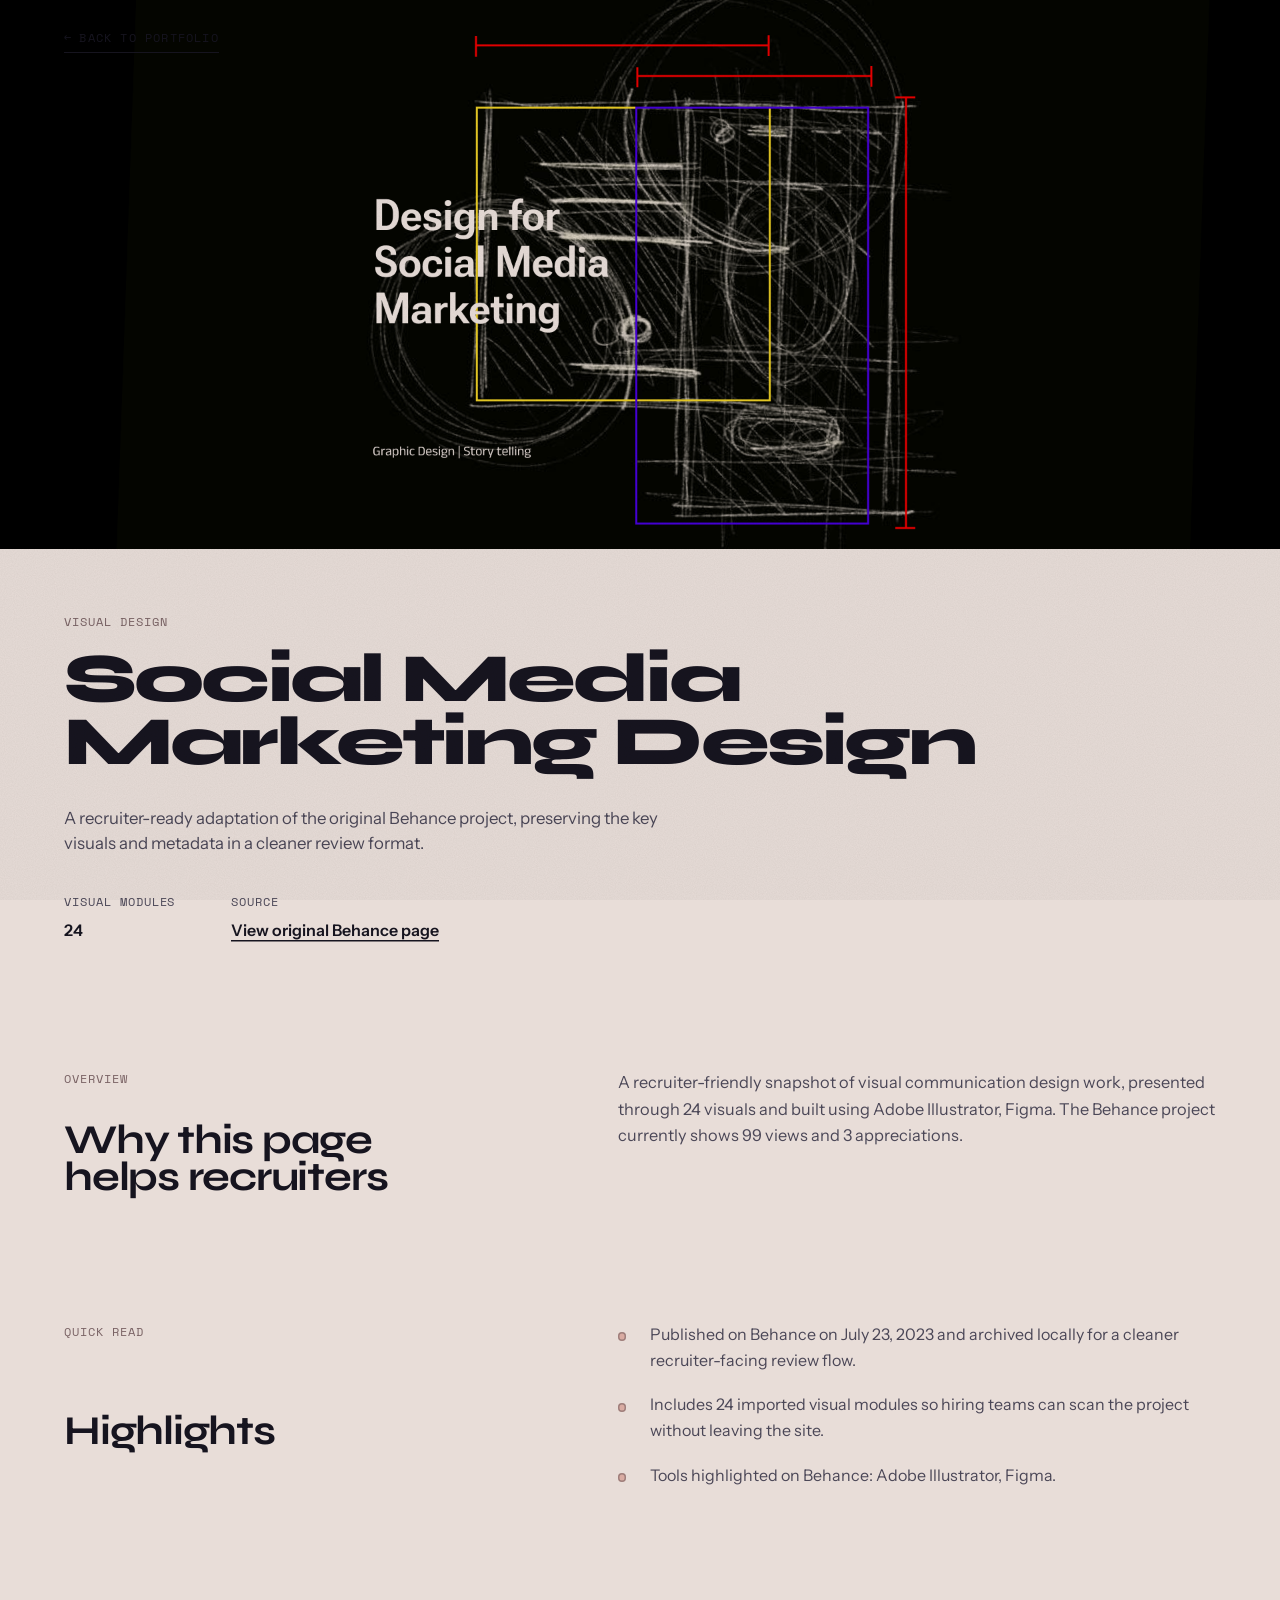
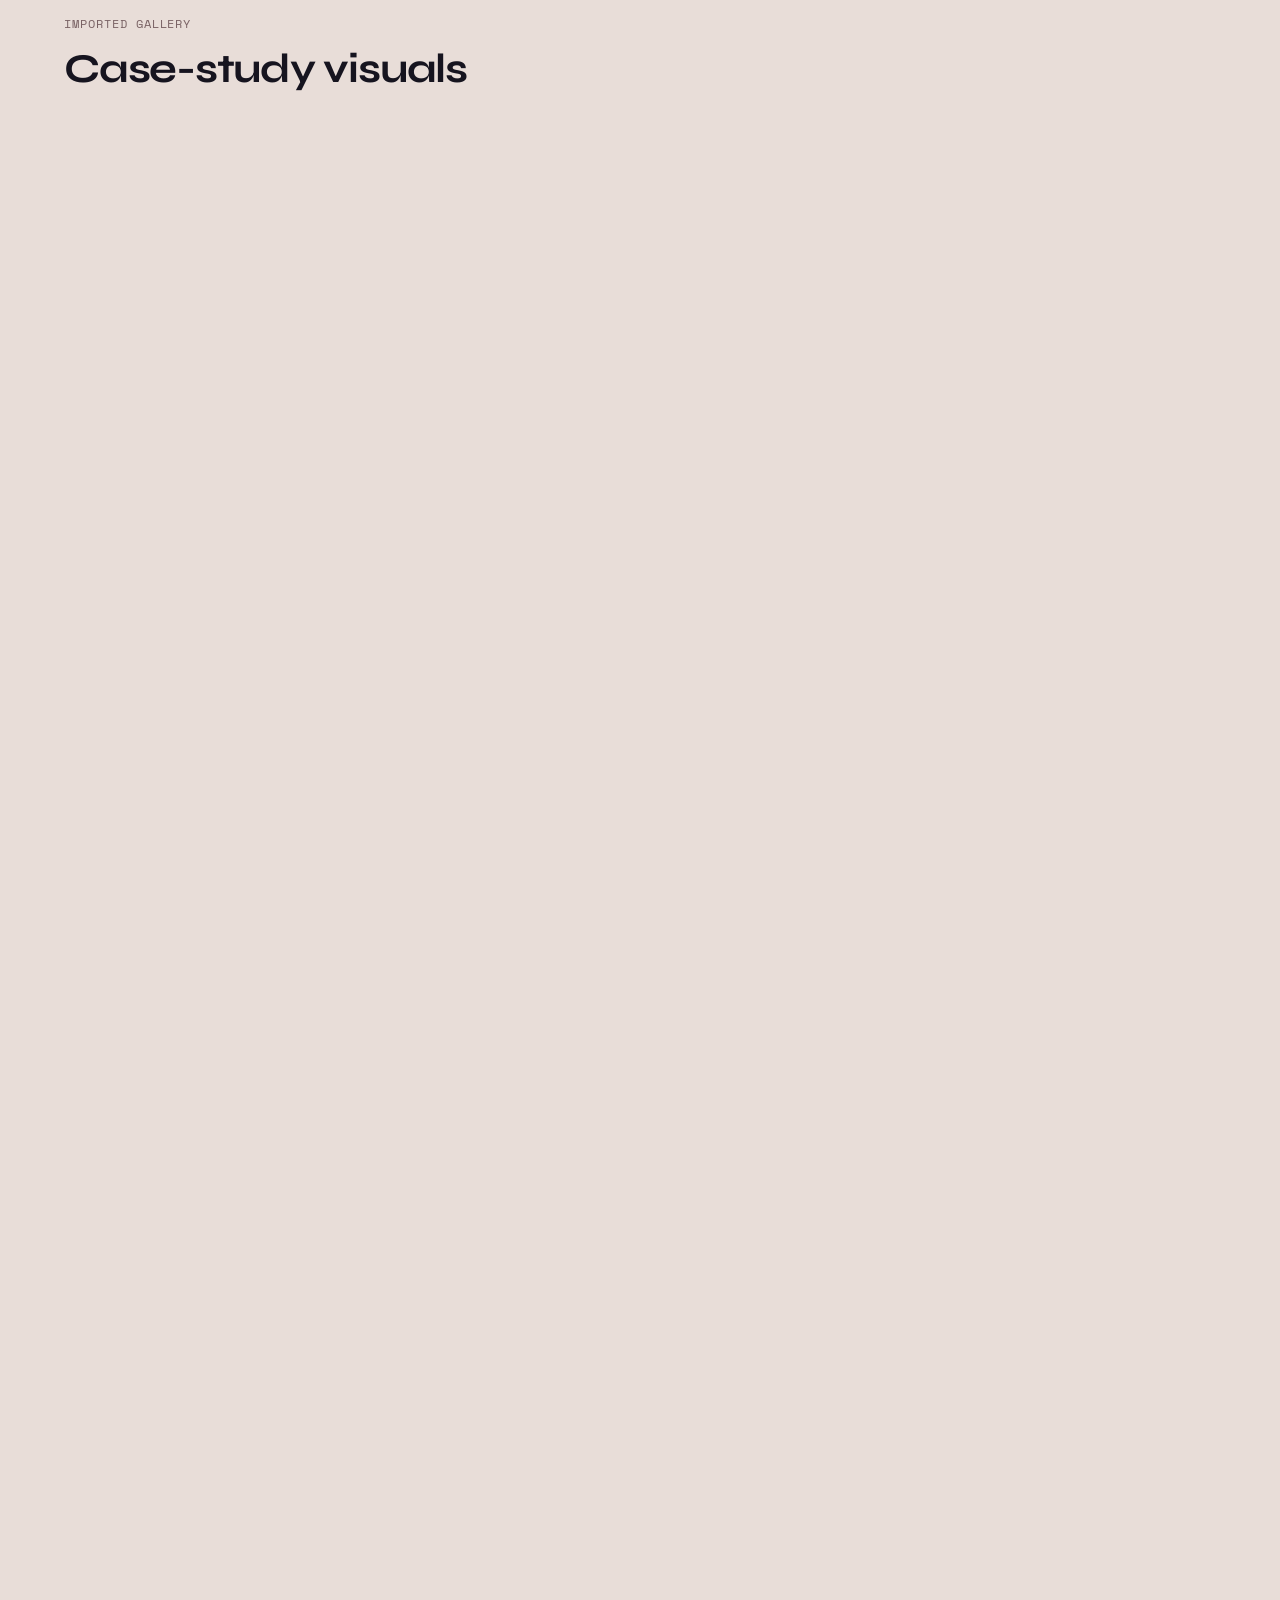
<file: projects/social-media-marketing-design.html>
<!DOCTYPE html>
<html lang="en">
  <head>
    <meta charset="UTF-8" />
    <meta name="viewport" content="width=device-width, initial-scale=1.0" />
    <title>Social Media Marketing Design | Richa Gandhi</title>
    <meta
      name="description"
      content="A recruiter-ready adaptation of the original Behance project, preserving the key visuals and metadata in a cleaner review format."
    />
    <link rel="preconnect" href="https://fonts.googleapis.com" />
    <link rel="preconnect" href="https://fonts.gstatic.com" crossorigin />
    <link
      href="https://fonts.googleapis.com/css2?family=Barlow+Condensed:wght@400;500;600;700&family=Manrope:wght@400;500;600;700&display=swap"
      rel="stylesheet"
    />
    <link rel="stylesheet" href="../case-study.css" />
  </head>
  <body>
    <main class="page">
      <a class="back-link" href="../index.html">Back to portfolio</a>

      <section class="hero">
        <div>
          <p class="eyebrow">Visual design</p>
          <h1>Social Media Marketing Design</h1>
          <p class="summary">A recruiter-ready adaptation of the original Behance project, preserving the key visuals and metadata in a cleaner review format.</p>
          <div class="meta-grid">
            <article class="meta-card">
              <p class="meta-label">Behance views</p>
              <p class="meta-value">99</p>
            </article>
            <article class="meta-card">
              <p class="meta-label">Appreciations</p>
              <p class="meta-value">3</p>
            </article>
            <article class="meta-card">
              <p class="meta-label">Visual modules</p>
              <p class="meta-value">24</p>
            </article>
            <article class="meta-card">
              <p class="meta-label">Source</p>
              <p class="meta-value"><a href="https://www.behance.net/gallery/175968925/Social-Media-Marketing-Design" target="_blank" rel="noreferrer">View original Behance page</a></p>
            </article>
          </div>
        </div>
        <div>
          <img class="hero-image" src="../assets/behance/covers/social-media-marketing-design.png" alt="Social Media Marketing Design cover image" />
        </div>
      </section>

      <section class="overview">
        <p class="eyebrow">Overview</p>
        <h2>Why this page helps recruiters</h2>
        <p>A recruiter-friendly snapshot of visual communication design work, presented through 24 visuals and built using Adobe Illustrator, Figma. The Behance project currently shows 99 views and 3 appreciations.</p>
      </section>

      <section class="recruiter-notes">
        <p class="eyebrow">Quick read</p>
        <h2>Highlights</h2>
        <ul>
<li>Published on Behance on July 23, 2023 and archived locally for a cleaner recruiter-facing review flow.</li><li>Includes 24 imported visual modules so hiring teams can scan the project without leaving the site.</li><li>Tools highlighted on Behance: Adobe Illustrator, Figma.</li>
        </ul>
      </section>

      <section class="gallery">
        <p class="eyebrow">Imported gallery</p>
        <h2>Case-study visuals</h2>
        <div class="gallery-grid">
        <figure class="image-card">
          <img src="../assets/behance/modules/social-media-marketing-design/image-01.png" alt="Social Media Marketing Design visual 1" loading="lazy" />
          <figcaption>Social Media Marketing Design visual 1</figcaption>
        </figure>        <figure class="image-card">
          <img src="../assets/behance/modules/social-media-marketing-design/image-02.png" alt="Social Media Marketing Design visual 2" loading="lazy" />
          <figcaption>Social Media Marketing Design visual 2</figcaption>
        </figure>        <figure class="image-card">
          <img src="../assets/behance/modules/social-media-marketing-design/image-03.png" alt="Social Media Marketing Design visual 3" loading="lazy" />
          <figcaption>Social Media Marketing Design visual 3</figcaption>
        </figure>        <figure class="image-card">
          <img src="../assets/behance/modules/social-media-marketing-design/image-04.png" alt="Social Media Marketing Design visual 4" loading="lazy" />
          <figcaption>Social Media Marketing Design visual 4</figcaption>
        </figure>        <figure class="image-card">
          <img src="../assets/behance/modules/social-media-marketing-design/image-05.png" alt="Social Media Marketing Design visual 5" loading="lazy" />
          <figcaption>Social Media Marketing Design visual 5</figcaption>
        </figure>        <figure class="image-card">
          <img src="../assets/behance/modules/social-media-marketing-design/image-06.png" alt="Social Media Marketing Design visual 6" loading="lazy" />
          <figcaption>Social Media Marketing Design visual 6</figcaption>
        </figure>        <figure class="image-card">
          <img src="../assets/behance/modules/social-media-marketing-design/image-07.png" alt="Social Media Marketing Design visual 7" loading="lazy" />
          <figcaption>Social Media Marketing Design visual 7</figcaption>
        </figure>        <figure class="image-card">
          <img src="../assets/behance/modules/social-media-marketing-design/image-08.png" alt="Social Media Marketing Design visual 8" loading="lazy" />
          <figcaption>Social Media Marketing Design visual 8</figcaption>
        </figure>        <figure class="image-card">
          <img src="../assets/behance/modules/social-media-marketing-design/image-09.png" alt="Social Media Marketing Design visual 9" loading="lazy" />
          <figcaption>Social Media Marketing Design visual 9</figcaption>
        </figure>        <figure class="image-card">
          <img src="../assets/behance/modules/social-media-marketing-design/image-10.png" alt="Social Media Marketing Design visual 10" loading="lazy" />
          <figcaption>Social Media Marketing Design visual 10</figcaption>
        </figure>        <figure class="image-card">
          <img src="../assets/behance/modules/social-media-marketing-design/image-11.gif" alt="Image may contain: screenshot" loading="lazy" />
          <figcaption>Image may contain: screenshot</figcaption>
        </figure>        <figure class="image-card">
          <img src="../assets/behance/modules/social-media-marketing-design/image-12.png" alt="Social Media Marketing Design visual 12" loading="lazy" />
          <figcaption>Social Media Marketing Design visual 12</figcaption>
        </figure>        <figure class="image-card">
          <img src="../assets/behance/modules/social-media-marketing-design/image-13.png" alt="Social Media Marketing Design visual 13" loading="lazy" />
          <figcaption>Social Media Marketing Design visual 13</figcaption>
        </figure>        <figure class="image-card">
          <img src="../assets/behance/modules/social-media-marketing-design/image-14.png" alt="Social Media Marketing Design visual 14" loading="lazy" />
          <figcaption>Social Media Marketing Design visual 14</figcaption>
        </figure>        <figure class="image-card">
          <img src="../assets/behance/modules/social-media-marketing-design/image-15.png" alt="Social Media Marketing Design visual 15" loading="lazy" />
          <figcaption>Social Media Marketing Design visual 15</figcaption>
        </figure>        <figure class="image-card">
          <img src="../assets/behance/modules/social-media-marketing-design/image-16.png" alt="Social Media Marketing Design visual 16" loading="lazy" />
          <figcaption>Social Media Marketing Design visual 16</figcaption>
        </figure>        <figure class="image-card">
          <img src="../assets/behance/modules/social-media-marketing-design/image-17.png" alt="Social Media Marketing Design visual 17" loading="lazy" />
          <figcaption>Social Media Marketing Design visual 17</figcaption>
        </figure>        <figure class="image-card">
          <img src="../assets/behance/modules/social-media-marketing-design/image-18.png" alt="Social Media Marketing Design visual 18" loading="lazy" />
          <figcaption>Social Media Marketing Design visual 18</figcaption>
        </figure>        <figure class="image-card">
          <img src="../assets/behance/modules/social-media-marketing-design/image-19.png" alt="Social Media Marketing Design visual 19" loading="lazy" />
          <figcaption>Social Media Marketing Design visual 19</figcaption>
        </figure>        <figure class="image-card">
          <img src="../assets/behance/modules/social-media-marketing-design/image-20.png" alt="Social Media Marketing Design visual 20" loading="lazy" />
          <figcaption>Social Media Marketing Design visual 20</figcaption>
        </figure>        <figure class="image-card">
          <img src="../assets/behance/modules/social-media-marketing-design/image-21.png" alt="Social Media Marketing Design visual 21" loading="lazy" />
          <figcaption>Social Media Marketing Design visual 21</figcaption>
        </figure>        <figure class="image-card">
          <img src="../assets/behance/modules/social-media-marketing-design/image-22.png" alt="Social Media Marketing Design visual 22" loading="lazy" />
          <figcaption>Social Media Marketing Design visual 22</figcaption>
        </figure>        <figure class="image-card">
          <img src="../assets/behance/modules/social-media-marketing-design/image-23.png" alt="Social Media Marketing Design visual 23" loading="lazy" />
          <figcaption>Social Media Marketing Design visual 23</figcaption>
        </figure>        <figure class="image-card">
          <img src="../assets/behance/modules/social-media-marketing-design/image-24.gif" alt="Social Media Marketing Design visual 24" loading="lazy" />
          <figcaption>Social Media Marketing Design visual 24</figcaption>
        </figure>
        </div>
      </section>
    </main>
  </body>
</html>
</file>
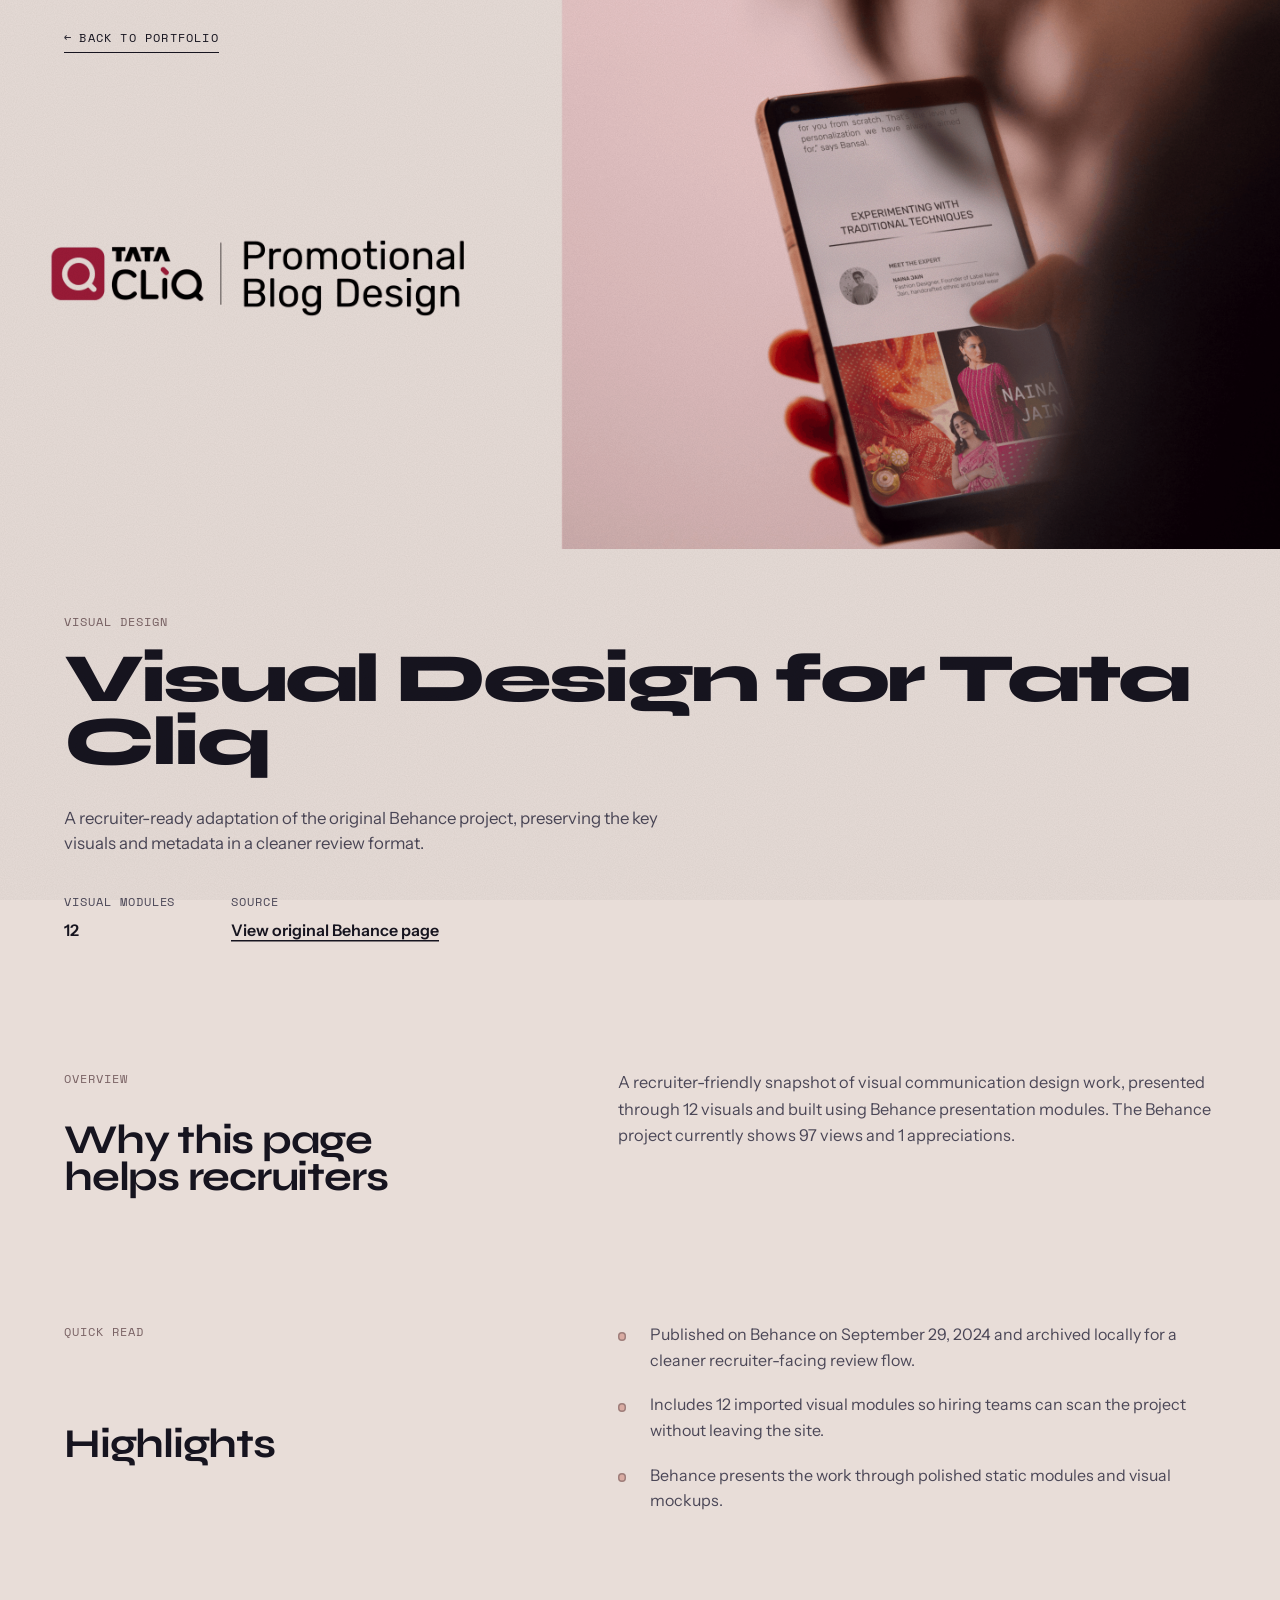
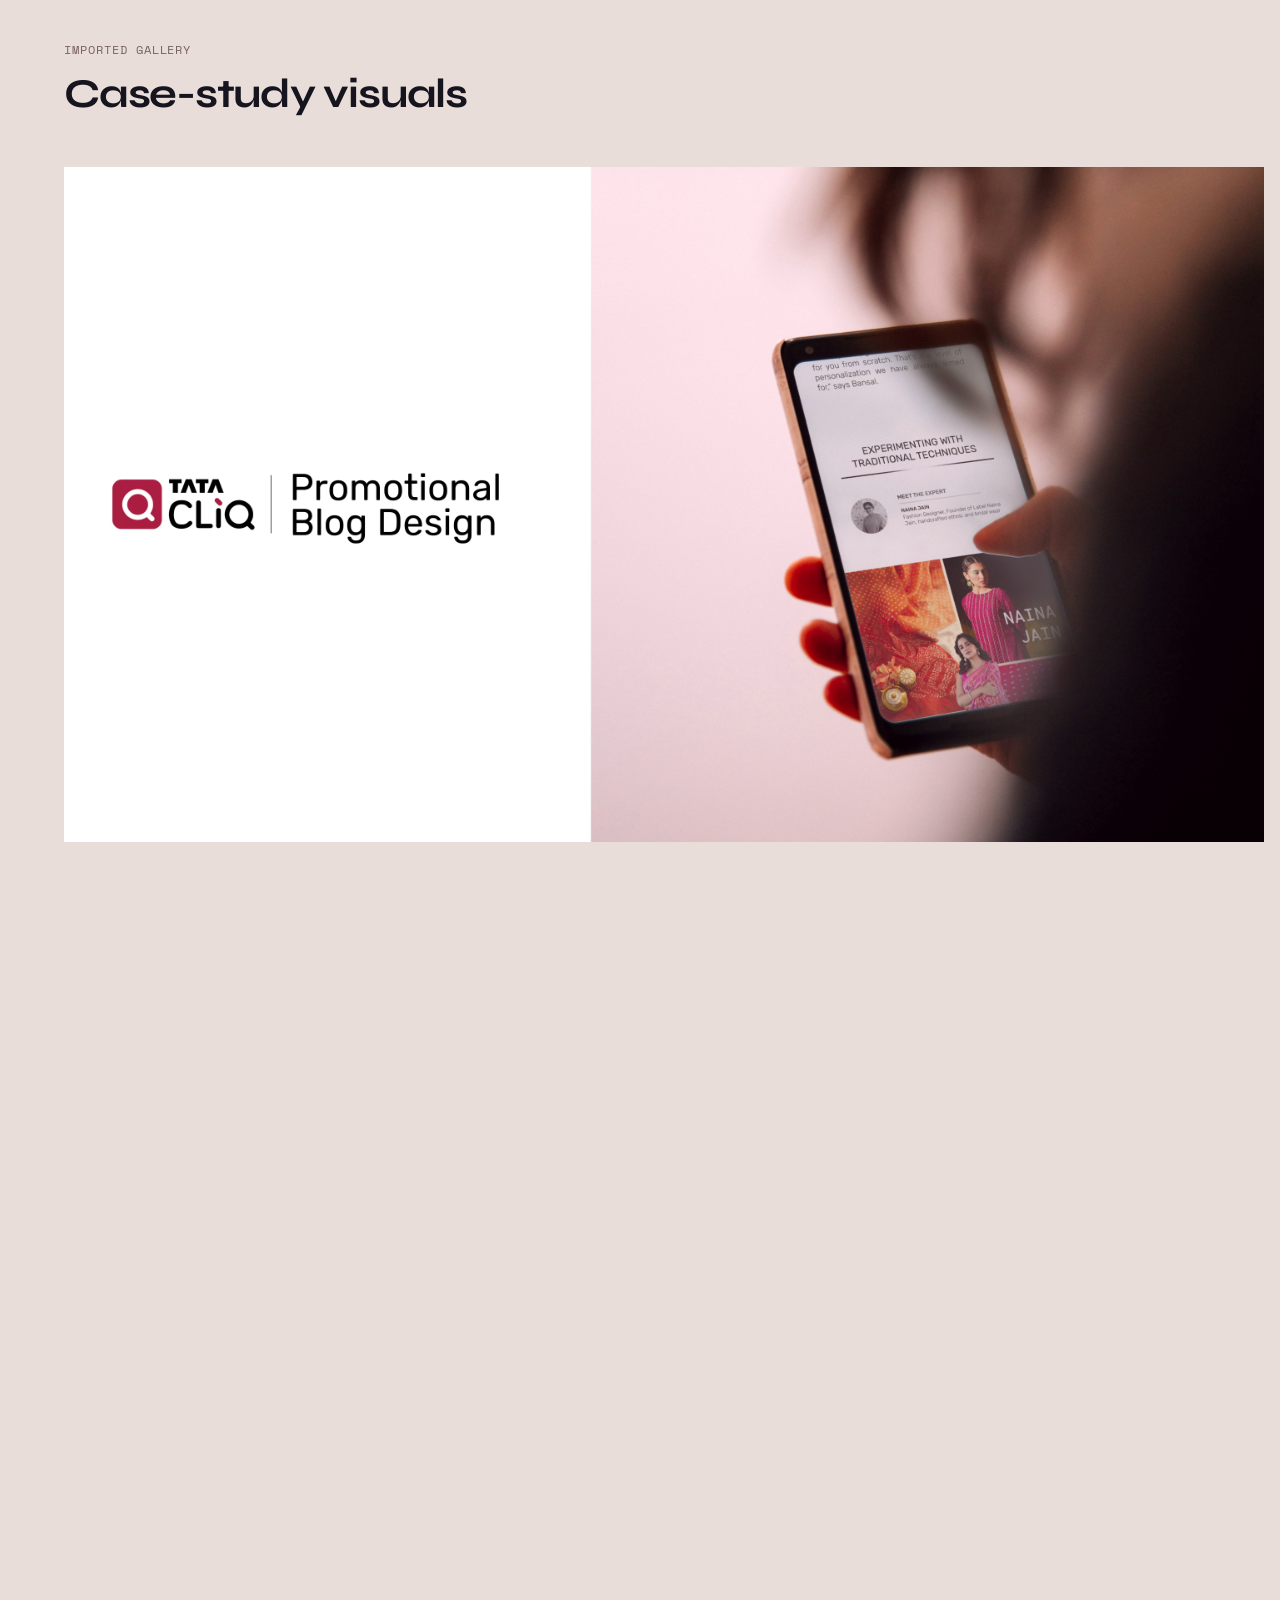
<file: projects/visual-design-for-tata-cliq.html>
<!DOCTYPE html>
<html lang="en">
  <head>
    <meta charset="UTF-8" />
    <meta name="viewport" content="width=device-width, initial-scale=1.0" />
    <title>Visual Design for Tata Cliq | Richa Gandhi</title>
    <meta
      name="description"
      content="A recruiter-ready adaptation of the original Behance project, preserving the key visuals and metadata in a cleaner review format."
    />
    <link rel="preconnect" href="https://fonts.googleapis.com" />
    <link rel="preconnect" href="https://fonts.gstatic.com" crossorigin />
    <link
      href="https://fonts.googleapis.com/css2?family=Barlow+Condensed:wght@400;500;600;700&family=Manrope:wght@400;500;600;700&display=swap"
      rel="stylesheet"
    />
    <link rel="stylesheet" href="../case-study.css" />
  </head>
  <body>
    <main class="page">
      <a class="back-link" href="../index.html">Back to portfolio</a>

      <section class="hero">
        <div>
          <p class="eyebrow">Visual design</p>
          <h1>Visual Design for Tata Cliq</h1>
          <p class="summary">A recruiter-ready adaptation of the original Behance project, preserving the key visuals and metadata in a cleaner review format.</p>
          <div class="meta-grid">
            <article class="meta-card">
              <p class="meta-label">Behance views</p>
              <p class="meta-value">97</p>
            </article>
            <article class="meta-card">
              <p class="meta-label">Appreciations</p>
              <p class="meta-value">1</p>
            </article>
            <article class="meta-card">
              <p class="meta-label">Visual modules</p>
              <p class="meta-value">12</p>
            </article>
            <article class="meta-card">
              <p class="meta-label">Source</p>
              <p class="meta-value"><a href="https://www.behance.net/gallery/209064377/Visual-Design-for-Tata-Cliq" target="_blank" rel="noreferrer">View original Behance page</a></p>
            </article>
          </div>
        </div>
        <div>
          <img class="hero-image" src="../assets/behance/covers/visual-design-for-tata-cliq.png" alt="Visual Design for Tata Cliq cover image" />
        </div>
      </section>

      <section class="overview">
        <p class="eyebrow">Overview</p>
        <h2>Why this page helps recruiters</h2>
        <p>A recruiter-friendly snapshot of visual communication design work, presented through 12 visuals and built using Behance presentation modules. The Behance project currently shows 97 views and 1 appreciations.</p>
      </section>

      <section class="recruiter-notes">
        <p class="eyebrow">Quick read</p>
        <h2>Highlights</h2>
        <ul>
<li>Published on Behance on September 29, 2024 and archived locally for a cleaner recruiter-facing review flow.</li><li>Includes 12 imported visual modules so hiring teams can scan the project without leaving the site.</li><li>Behance presents the work through polished static modules and visual mockups.</li>
        </ul>
      </section>

      <section class="gallery">
        <p class="eyebrow">Imported gallery</p>
        <h2>Case-study visuals</h2>
        <div class="gallery-grid">
        <figure class="image-card">
          <img src="../assets/behance/modules/visual-design-for-tata-cliq/image-01.png" alt="Image may contain: screenshot and mobile phone" loading="lazy" />
          <figcaption>Image may contain: screenshot and mobile phone</figcaption>
        </figure>        <figure class="image-card">
          <img src="../assets/behance/modules/visual-design-for-tata-cliq/image-02.png" alt="Image may contain: screenshot and abstract" loading="lazy" />
          <figcaption>Image may contain: screenshot and abstract</figcaption>
        </figure>        <figure class="image-card">
          <img src="../assets/behance/modules/visual-design-for-tata-cliq/image-03.png" alt="Image may contain: cartoon and human face" loading="lazy" />
          <figcaption>Image may contain: cartoon and human face</figcaption>
        </figure>        <figure class="image-card">
          <img src="../assets/behance/modules/visual-design-for-tata-cliq/image-04.png" alt="Image may contain: screenshot" loading="lazy" />
          <figcaption>Image may contain: screenshot</figcaption>
        </figure>        <figure class="image-card">
          <img src="../assets/behance/modules/visual-design-for-tata-cliq/image-05.png" alt="Image may contain: screenshot and abstract" loading="lazy" />
          <figcaption>Image may contain: screenshot and abstract</figcaption>
        </figure>        <figure class="image-card">
          <img src="../assets/behance/modules/visual-design-for-tata-cliq/image-06.png" alt="Image may contain: cartoon, person and poster" loading="lazy" />
          <figcaption>Image may contain: cartoon, person and poster</figcaption>
        </figure>        <figure class="image-card">
          <img src="../assets/behance/modules/visual-design-for-tata-cliq/image-07.png" alt="Visual Design for Tata Cliq visual 7" loading="lazy" />
          <figcaption>Visual Design for Tata Cliq visual 7</figcaption>
        </figure>        <figure class="image-card">
          <img src="../assets/behance/modules/visual-design-for-tata-cliq/image-08.png" alt="Image may contain: cartoon" loading="lazy" />
          <figcaption>Image may contain: cartoon</figcaption>
        </figure>        <figure class="image-card">
          <img src="../assets/behance/modules/visual-design-for-tata-cliq/image-09.png" alt="Image may contain: screenshot and template" loading="lazy" />
          <figcaption>Image may contain: screenshot and template</figcaption>
        </figure>        <figure class="image-card">
          <img src="../assets/behance/modules/visual-design-for-tata-cliq/image-10.png" alt="Image may contain: cartoon and illustration" loading="lazy" />
          <figcaption>Image may contain: cartoon and illustration</figcaption>
        </figure>        <figure class="image-card">
          <img src="../assets/behance/modules/visual-design-for-tata-cliq/image-11.png" alt="Image may contain: template" loading="lazy" />
          <figcaption>Image may contain: template</figcaption>
        </figure>        <figure class="image-card">
          <img src="../assets/behance/modules/visual-design-for-tata-cliq/image-12.png" alt="Image may contain: screenshot and abstract" loading="lazy" />
          <figcaption>Image may contain: screenshot and abstract</figcaption>
        </figure>
        </div>
      </section>
    </main>
  </body>
</html>
</file>
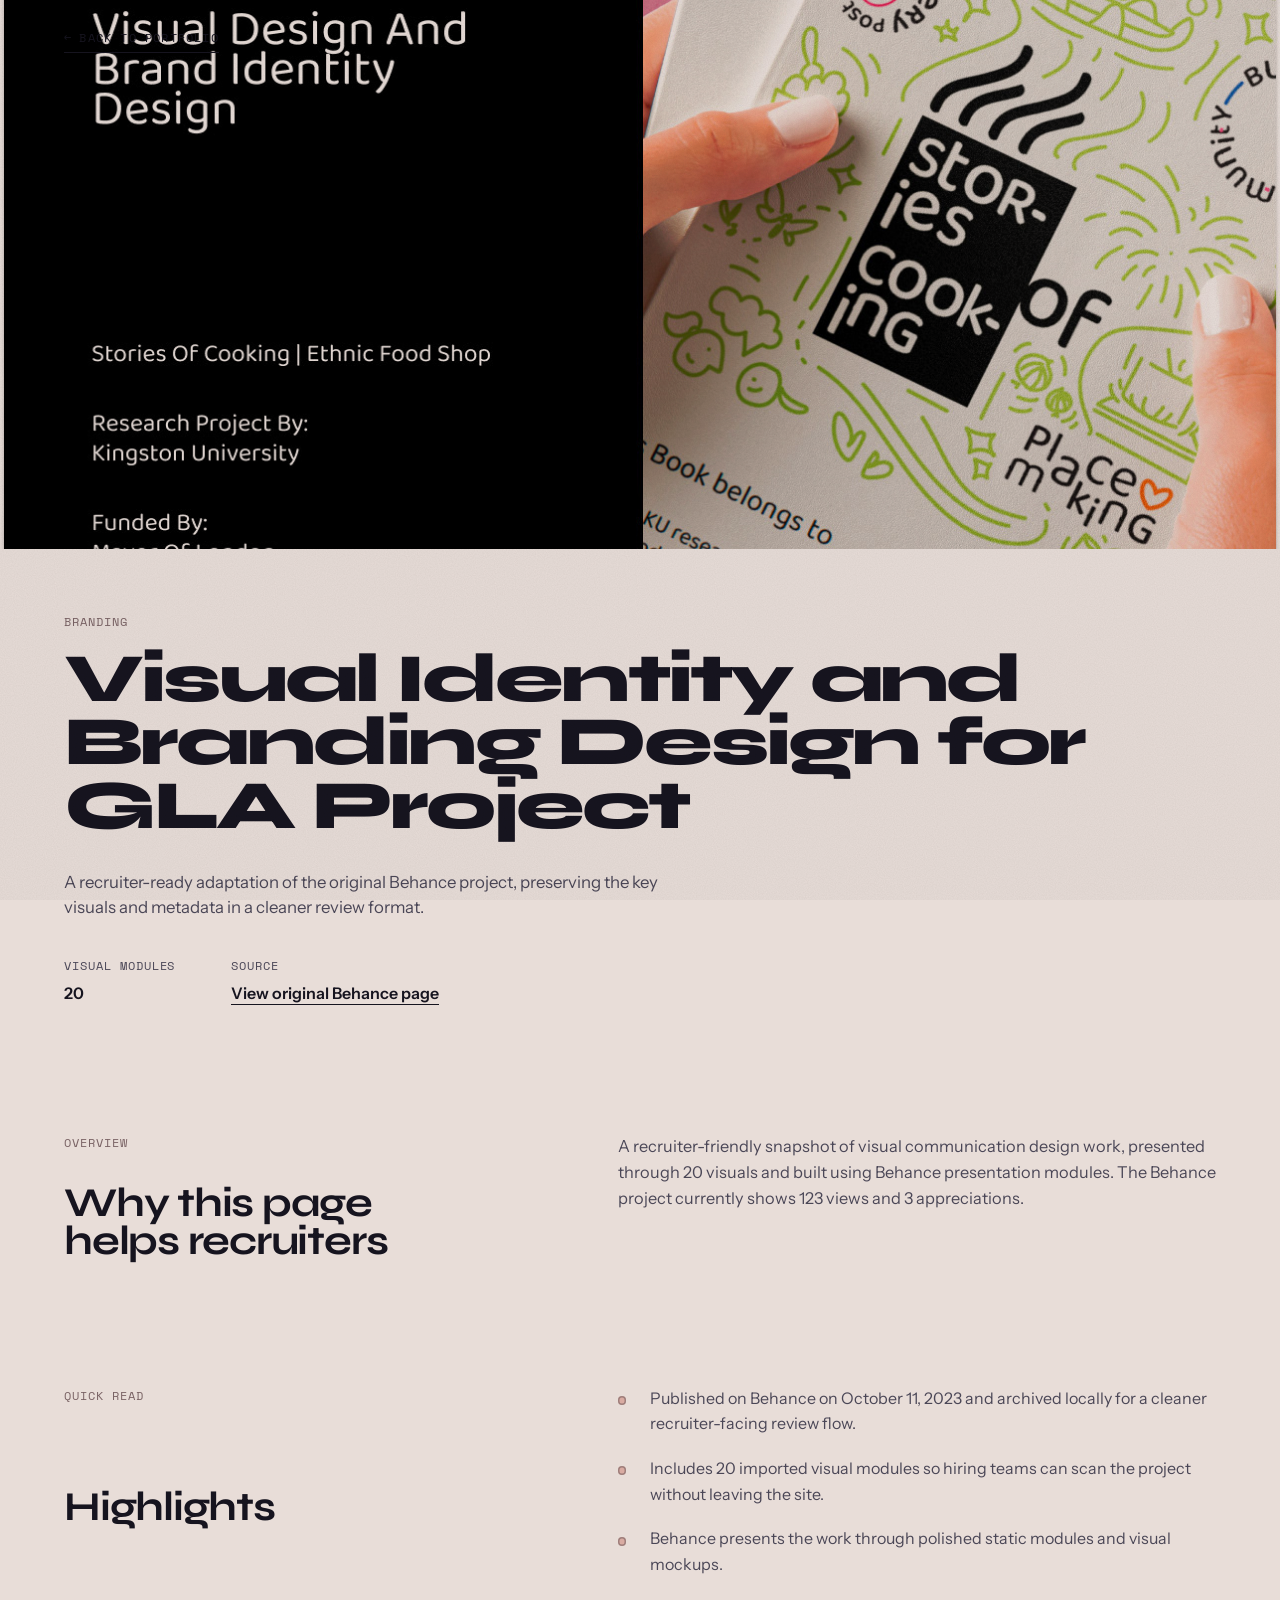
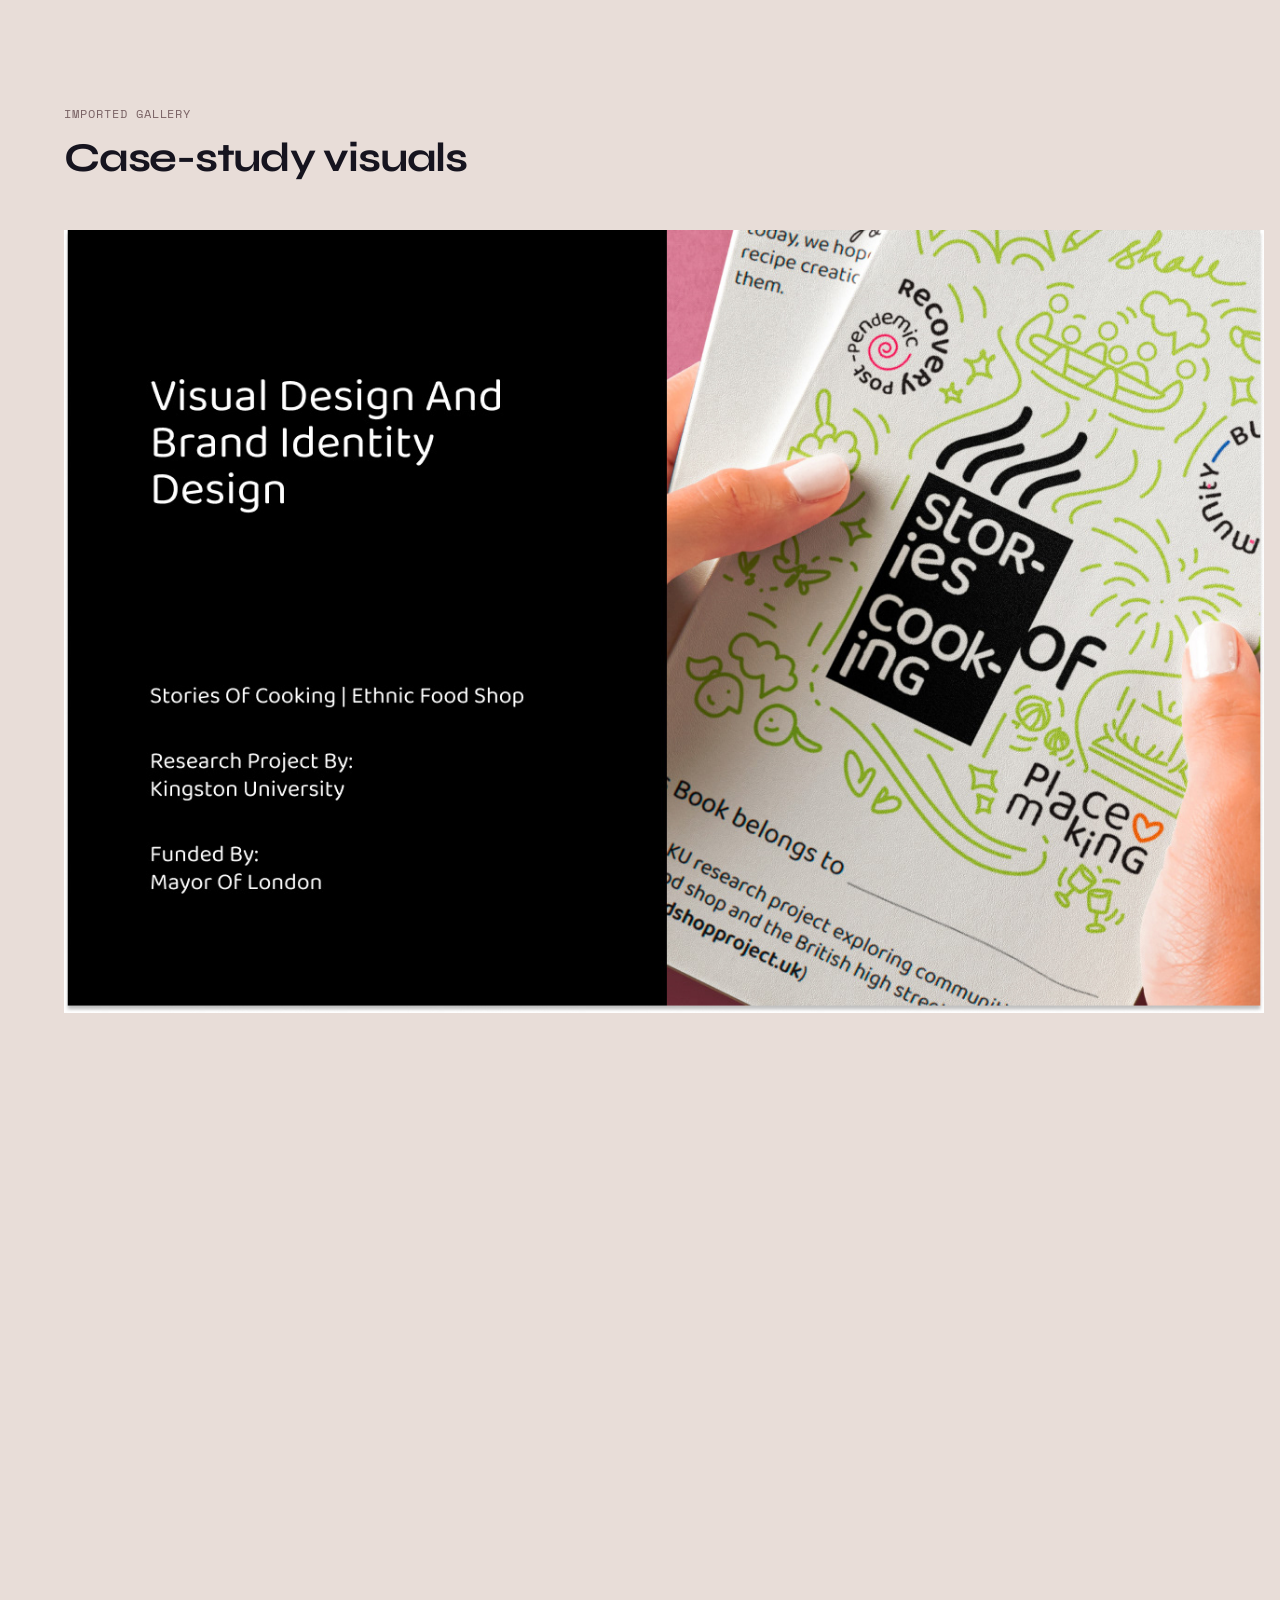
<file: projects/visual-identity-and-branding-design-for-gla-project.html>
<!DOCTYPE html>
<html lang="en">
  <head>
    <meta charset="UTF-8" />
    <meta name="viewport" content="width=device-width, initial-scale=1.0" />
    <title>Visual Identity and Branding Design for GLA Project | Richa Gandhi</title>
    <meta
      name="description"
      content="A recruiter-ready adaptation of the original Behance project, preserving the key visuals and metadata in a cleaner review format."
    />
    <link rel="preconnect" href="https://fonts.googleapis.com" />
    <link rel="preconnect" href="https://fonts.gstatic.com" crossorigin />
    <link
      href="https://fonts.googleapis.com/css2?family=Barlow+Condensed:wght@400;500;600;700&family=Manrope:wght@400;500;600;700&display=swap"
      rel="stylesheet"
    />
    <link rel="stylesheet" href="../case-study.css" />
  </head>
  <body>
    <main class="page">
      <a class="back-link" href="../index.html">Back to portfolio</a>

      <section class="hero">
        <div>
          <p class="eyebrow">Branding</p>
          <h1>Visual Identity and Branding Design for GLA Project</h1>
          <p class="summary">A recruiter-ready adaptation of the original Behance project, preserving the key visuals and metadata in a cleaner review format.</p>
          <div class="meta-grid">
            <article class="meta-card">
              <p class="meta-label">Behance views</p>
              <p class="meta-value">123</p>
            </article>
            <article class="meta-card">
              <p class="meta-label">Appreciations</p>
              <p class="meta-value">3</p>
            </article>
            <article class="meta-card">
              <p class="meta-label">Visual modules</p>
              <p class="meta-value">20</p>
            </article>
            <article class="meta-card">
              <p class="meta-label">Source</p>
              <p class="meta-value"><a href="https://www.behance.net/gallery/182067115/Visual-Identity-and-Branding-Design-for-GLA-Project" target="_blank" rel="noreferrer">View original Behance page</a></p>
            </article>
          </div>
        </div>
        <div>
          <img class="hero-image" src="../assets/behance/covers/visual-identity-and-branding-design-for-gla-project.jpg" alt="Visual Identity and Branding Design for GLA Project cover image" />
        </div>
      </section>

      <section class="overview">
        <p class="eyebrow">Overview</p>
        <h2>Why this page helps recruiters</h2>
        <p>A recruiter-friendly snapshot of visual communication design work, presented through 20 visuals and built using Behance presentation modules. The Behance project currently shows 123 views and 3 appreciations.</p>
      </section>

      <section class="recruiter-notes">
        <p class="eyebrow">Quick read</p>
        <h2>Highlights</h2>
        <ul>
<li>Published on Behance on October 11, 2023 and archived locally for a cleaner recruiter-facing review flow.</li><li>Includes 20 imported visual modules so hiring teams can scan the project without leaving the site.</li><li>Behance presents the work through polished static modules and visual mockups.</li>
        </ul>
      </section>

      <section class="gallery">
        <p class="eyebrow">Imported gallery</p>
        <h2>Case-study visuals</h2>
        <div class="gallery-grid">
        <figure class="image-card">
          <img src="../assets/behance/modules/visual-identity-and-branding-design-for-gla-project/image-01.jpg" alt="Visual Identity and Branding Design for GLA Project visual 1" loading="lazy" />
          <figcaption>Visual Identity and Branding Design for GLA Project visual 1</figcaption>
        </figure>        <figure class="image-card">
          <img src="../assets/behance/modules/visual-identity-and-branding-design-for-gla-project/image-02.jpg" alt="Visual Identity and Branding Design for GLA Project visual 2" loading="lazy" />
          <figcaption>Visual Identity and Branding Design for GLA Project visual 2</figcaption>
        </figure>        <figure class="image-card">
          <img src="../assets/behance/modules/visual-identity-and-branding-design-for-gla-project/image-03.jpg" alt="Visual Identity and Branding Design for GLA Project visual 3" loading="lazy" />
          <figcaption>Visual Identity and Branding Design for GLA Project visual 3</figcaption>
        </figure>        <figure class="image-card">
          <img src="../assets/behance/modules/visual-identity-and-branding-design-for-gla-project/image-04.jpg" alt="Visual Identity and Branding Design for GLA Project visual 4" loading="lazy" />
          <figcaption>Visual Identity and Branding Design for GLA Project visual 4</figcaption>
        </figure>        <figure class="image-card">
          <img src="../assets/behance/modules/visual-identity-and-branding-design-for-gla-project/image-05.jpg" alt="Visual Identity and Branding Design for GLA Project visual 5" loading="lazy" />
          <figcaption>Visual Identity and Branding Design for GLA Project visual 5</figcaption>
        </figure>        <figure class="image-card">
          <img src="../assets/behance/modules/visual-identity-and-branding-design-for-gla-project/image-06.jpg" alt="Visual Identity and Branding Design for GLA Project visual 6" loading="lazy" />
          <figcaption>Visual Identity and Branding Design for GLA Project visual 6</figcaption>
        </figure>        <figure class="image-card">
          <img src="../assets/behance/modules/visual-identity-and-branding-design-for-gla-project/image-07.jpg" alt="Visual Identity and Branding Design for GLA Project visual 7" loading="lazy" />
          <figcaption>Visual Identity and Branding Design for GLA Project visual 7</figcaption>
        </figure>        <figure class="image-card">
          <img src="../assets/behance/modules/visual-identity-and-branding-design-for-gla-project/image-08.jpg" alt="Image may contain: typography, cartoon and illustration" loading="lazy" />
          <figcaption>Image may contain: typography, cartoon and illustration</figcaption>
        </figure>        <figure class="image-card">
          <img src="../assets/behance/modules/visual-identity-and-branding-design-for-gla-project/image-09.jpg" alt="Visual Identity and Branding Design for GLA Project visual 9" loading="lazy" />
          <figcaption>Visual Identity and Branding Design for GLA Project visual 9</figcaption>
        </figure>        <figure class="image-card">
          <img src="../assets/behance/modules/visual-identity-and-branding-design-for-gla-project/image-10.jpg" alt="Visual Identity and Branding Design for GLA Project visual 10" loading="lazy" />
          <figcaption>Visual Identity and Branding Design for GLA Project visual 10</figcaption>
        </figure>        <figure class="image-card">
          <img src="../assets/behance/modules/visual-identity-and-branding-design-for-gla-project/image-11.jpg" alt="Image may contain: illustration" loading="lazy" />
          <figcaption>Image may contain: illustration</figcaption>
        </figure>        <figure class="image-card">
          <img src="../assets/behance/modules/visual-identity-and-branding-design-for-gla-project/image-12.jpg" alt="Visual Identity and Branding Design for GLA Project visual 12" loading="lazy" />
          <figcaption>Visual Identity and Branding Design for GLA Project visual 12</figcaption>
        </figure>        <figure class="image-card">
          <img src="../assets/behance/modules/visual-identity-and-branding-design-for-gla-project/image-13.jpg" alt="Image may contain: screenshot and template" loading="lazy" />
          <figcaption>Image may contain: screenshot and template</figcaption>
        </figure>        <figure class="image-card">
          <img src="../assets/behance/modules/visual-identity-and-branding-design-for-gla-project/image-14.jpg" alt="Image may contain: screenshot" loading="lazy" />
          <figcaption>Image may contain: screenshot</figcaption>
        </figure>        <figure class="image-card">
          <img src="../assets/behance/modules/visual-identity-and-branding-design-for-gla-project/image-15.jpg" alt="Visual Identity and Branding Design for GLA Project visual 15" loading="lazy" />
          <figcaption>Visual Identity and Branding Design for GLA Project visual 15</figcaption>
        </figure>        <figure class="image-card">
          <img src="../assets/behance/modules/visual-identity-and-branding-design-for-gla-project/image-16.jpg" alt="Image may contain: screenshot and laptop" loading="lazy" />
          <figcaption>Image may contain: screenshot and laptop</figcaption>
        </figure>        <figure class="image-card">
          <img src="../assets/behance/modules/visual-identity-and-branding-design-for-gla-project/image-17.jpg" alt="Image may contain: handwriting and book" loading="lazy" />
          <figcaption>Image may contain: handwriting and book</figcaption>
        </figure>        <figure class="image-card">
          <img src="../assets/behance/modules/visual-identity-and-branding-design-for-gla-project/image-18.jpg" alt="Image may contain: screenshot" loading="lazy" />
          <figcaption>Image may contain: screenshot</figcaption>
        </figure>        <figure class="image-card">
          <img src="../assets/behance/modules/visual-identity-and-branding-design-for-gla-project/image-19.jpg" alt="Image may contain: clothing, human face and person" loading="lazy" />
          <figcaption>Image may contain: clothing, human face and person</figcaption>
        </figure>        <figure class="image-card">
          <img src="../assets/behance/modules/visual-identity-and-branding-design-for-gla-project/image-20.jpg" alt="Image may contain: clothing, posing and smile" loading="lazy" />
          <figcaption>Image may contain: clothing, posing and smile</figcaption>
        </figure>
        </div>
      </section>
    </main>
  </body>
</html>
</file>
<file: styles.css>
/* ==========================================================================
   Richa Gandhi — Chromatic Practice
   Type-first, image-loud, color-reactive. The ground follows the active project.
   ========================================================================== */

:root {
  --ink: #16141f;
  --ink-soft: #4b4757;
  --paper: #ecebe8;
  --paper-deep: #dfdcd8;
  --project-accent: #efc697;

  --ground: color-mix(in oklab, var(--paper) 78%, var(--project-accent));
  --accent-ink: color-mix(in oklab, var(--project-accent) 55%, var(--ink));

  --font-display: "Syne", "Avenir Next", "Futura", sans-serif;
  --font-body: "Instrument Sans", "Helvetica Neue", sans-serif;
  --font-mono: "Space Mono", ui-monospace, "SFMono-Regular", monospace;

  --gutter: clamp(20px, 5vw, 72px);
  --nav-h: 72px;

  --ease-out: cubic-bezier(0.22, 1, 0.36, 1);
  --dur-fast: 180ms;
  --dur: 420ms;
  /* Accent shifts stay short so scrubbing the filmstrip never feels muddy */
  --dur-slow: 320ms;
}

* {
  box-sizing: border-box;
}

html {
  background-color: var(--ground);
  transition: background-color var(--dur-slow) var(--ease-out);
  /* No scroll-behavior:smooth — it fights GSAP ScrollTrigger scrub and makes the filmstrip feel sticky. */
  -webkit-text-size-adjust: 100%;
}

body {
  margin: 0;
  min-height: 100vh;
  font-family: var(--font-body);
  font-size: 1rem;
  line-height: 1.6;
  color: var(--ink);
  -webkit-font-smoothing: antialiased;
  overflow-x: clip;
}

/* Paper grain — behind content only, so photography and marks stay sharp. */
body::before {
  content: "";
  position: fixed;
  inset: 0;
  z-index: 1;
  pointer-events: none;
  opacity: 0.035;
  background-image: url("./assets/marks/grain.png");
  background-size: 64px 64px;
  background-repeat: repeat;
}

/* Chromatic wash — soft radial, no filter:blur (blur is the #1 scrub jank source). */
.chroma-wash {
  position: fixed;
  top: -40vw;
  right: -30vw;
  width: 90vw;
  height: 90vw;
  border-radius: 50%;
  background: radial-gradient(
    circle at 50% 50%,
    color-mix(in oklab, var(--project-accent) 70%, transparent) 0%,
    transparent 68%
  );
  opacity: 0.85;
  pointer-events: none;
  z-index: 0;
}

main,
.site-nav,
.site-foot {
  position: relative;
  z-index: 2;
}

a {
  color: inherit;
  text-decoration: none;
}

img {
  display: block;
  max-width: 100%;
}

button {
  font: inherit;
}

:focus-visible {
  outline: 2px solid var(--ink);
  outline-offset: 4px;
}

h1,
h2,
h3 {
  margin: 0;
  font-family: var(--font-display);
  font-weight: 700;
  line-height: 0.96;
  letter-spacing: -0.02em;
}

p {
  margin: 0;
}

.mono {
  font-family: var(--font-mono);
  font-size: 0.78rem;
  letter-spacing: 0.08em;
  text-transform: uppercase;
}

.eyebrow {
  color: var(--accent-ink);
  transition: color var(--dur-slow) var(--ease-out);
}

.skip-to-main {
  position: fixed;
  top: 12px;
  left: 12px;
  z-index: 100;
  padding: 10px 14px;
  background: var(--ink);
  color: var(--paper);
  font-size: 0.85rem;
  font-weight: 600;
  transform: translateY(-160%);
  transition: transform var(--dur-fast) var(--ease-out);
}

.skip-to-main:focus {
  transform: translateY(0);
}

/* --------------------------------------------------------------------------
   Links + buttons
   -------------------------------------------------------------------------- */

.btn {
  display: inline-flex;
  align-items: center;
  gap: 0.6em;
  min-height: 52px;
  padding: 0 1.4rem;
  background: var(--ink);
  color: var(--paper);
  font-weight: 600;
  letter-spacing: -0.005em;
  transition: transform var(--dur-fast) var(--ease-out), background-color var(--dur-slow) var(--ease-out);
}

.btn::after {
  content: "\2192";
  font-family: var(--font-mono);
  transition: transform var(--dur-fast) var(--ease-out);
}

.btn:hover::after {
  transform: translateX(4px);
}

.link-plain {
  position: relative;
  display: inline-block;
  font-weight: 600;
  padding-bottom: 2px;
  background-image: linear-gradient(var(--ink), var(--ink));
  background-repeat: no-repeat;
  background-size: 100% 2px;
  background-position: 0 100%;
  transition: background-size var(--dur) var(--ease-out);
}

.link-plain:hover {
  background-size: 28% 2px;
}

/* --------------------------------------------------------------------------
   Nav
   -------------------------------------------------------------------------- */

.site-nav {
  position: fixed;
  inset: 0 0 auto 0;
  z-index: 50;
  display: flex;
  align-items: center;
  justify-content: space-between;
  gap: 24px;
  height: var(--nav-h);
  padding: 0 var(--gutter);
  transition: background-color var(--dur) var(--ease-out);
}

.site-nav.is-scrolled {
  /* Solid tint — avoid backdrop-filter blur during scroll */
  background-color: color-mix(in oklab, var(--ground) 96%, transparent);
  box-shadow: 0 1px 0 color-mix(in oklab, var(--ink) 10%, transparent);
}

.wordmark {
  font-family: var(--font-display);
  font-weight: 800;
  font-size: 1.05rem;
  letter-spacing: -0.02em;
  white-space: nowrap;
}

.site-nav nav {
  display: flex;
  align-items: center;
  gap: 1.6rem;
}

.site-nav nav a {
  font-family: var(--font-mono);
  font-size: 0.75rem;
  letter-spacing: 0.1em;
  text-transform: uppercase;
  padding: 6px 0;
  background-image: linear-gradient(var(--ink), var(--ink));
  background-repeat: no-repeat;
  background-size: 0 1.5px;
  background-position: 0 100%;
  transition: background-size var(--dur-fast) var(--ease-out);
}

.site-nav nav a:hover,
.site-nav nav a.is-active {
  background-size: 100% 1.5px;
}

.chroma-dot {
  width: 12px;
  height: 12px;
  border-radius: 50%;
  background: var(--project-accent);
  box-shadow: inset 0 0 0 1.5px color-mix(in oklab, var(--ink) 30%, transparent);
  transition: background-color var(--dur-slow) var(--ease-out);
}

/* --------------------------------------------------------------------------
   Hero — the name at display scale, with a small round portrait beside the intro
   -------------------------------------------------------------------------- */

.hero {
  --portrait: clamp(180px, 22vw, 340px);
  --hero-gap: clamp(1.5rem, 4vw, 4rem);
  display: grid;
  grid-template-columns: minmax(0, 1fr) auto;
  align-items: center;
  column-gap: var(--hero-gap);
  min-height: min(100svh, 860px);
  padding-right: var(--gutter);
}

.hero-copy {
  display: flex;
  flex-direction: column;
  justify-content: center;
  gap: 1.8rem;
  padding: calc(var(--nav-h) + 6vh) 0 8vh var(--gutter);
}

.hero-title {
  font-weight: 800;
  /* "Gandhi" in Syne 800 is ~5.6em wide; size it to the space left beside the portrait */
  font-size: clamp(3.4rem, calc((100vw - 2 * var(--gutter) - var(--portrait) - var(--hero-gap)) / 5.65), 12rem);
  line-height: 0.86;
  letter-spacing: -0.045em;
}

.hero-line {
  display: block;
  overflow: hidden;
  padding: 0.04em 0;
  margin: -0.04em 0;
}

.hero-word {
  display: inline-block;
  transform: translateY(112%);
  animation: rise var(--dur-slow) var(--ease-out) forwards;
}

.hero-line:nth-child(2) .hero-word {
  animation-delay: 110ms;
}

.hero-intro-text {
  display: flex;
  flex-direction: column;
  gap: 1.3rem;
  min-width: 0;
  margin-top: 0.6rem;
}

/* Round portrait on the right, ringed in the page accent so it follows the colour system */
.hero-portrait {
  width: var(--portrait);
  aspect-ratio: 1;
  /* room for the 6px ring so it stays inside the page gutter */
  margin: 0 6px 0 0;
  overflow: hidden;
  border-radius: 50%;
  background: var(--paper-deep);
  box-shadow:
    0 0 0 4px var(--paper),
    0 0 0 6px var(--project-accent);
  opacity: 0;
  animation: fade-up var(--dur-slow) var(--ease-out) 240ms forwards;
  transition: box-shadow var(--dur-slow) var(--ease-out);
}

.hero-portrait img {
  display: block;
  width: 100%;
  height: 100%;
  object-fit: cover;
}

.hero-lede {
  max-width: 34ch;
  font-size: clamp(1.05rem, 1.35vw, 1.3rem);
  line-height: 1.45;
  color: var(--ink-soft);
}

.hero-actions {
  display: flex;
  flex-wrap: wrap;
  align-items: center;
  gap: 1.4rem 2rem;
}

.hero .eyebrow,
.hero-lede,
.hero-actions {
  opacity: 0;
  animation: fade-up var(--dur-slow) var(--ease-out) forwards;
}

.hero .eyebrow {
  animation-delay: 60ms;
}

.hero-lede {
  animation-delay: 360ms;
}

.hero-actions {
  animation-delay: 480ms;
}

.hero-meta-row {
  display: flex;
  flex-wrap: wrap;
  align-items: center;
  gap: 0.8rem 1.2rem;
  opacity: 0;
  animation: fade-up var(--dur-slow) var(--ease-out) 60ms forwards;
}

.hero-meta-row .eyebrow {
  opacity: 1;
  animation: none;
}

.route-badge {
  display: inline-flex;
  align-items: center;
  gap: 0.55rem;
  padding: 0;
  background: transparent;
  border: none;
  font-size: 0.75rem;
  letter-spacing: 0.08em;
  color: var(--ink);
}

.meta-sep {
  color: var(--ink-soft);
  opacity: 0.4;
  font-size: 0.8rem;
}

.route-node {
  display: inline-flex;
  align-items: center;
  gap: 0.35rem;
}

.route-emoji {
  font-size: 0.95rem;
  line-height: 1;
  display: inline-block;
  vertical-align: middle;
}

.flag-img {
  display: inline-block;
  width: 1.2rem;
  height: 0.8rem;
  border-radius: 2px;
  vertical-align: -0.1em;
  object-fit: cover;
  flex-shrink: 0;
  box-shadow: none;
  border: none;
  outline: none;
}

.route-code {
  font-weight: 700;
}

.route-sep {
  opacity: 0.35;
  font-size: 0.75rem;
}

.route-node.is-current {
  color: var(--ink);
  font-weight: 700;
}

.live-dot {
  display: inline-block;
  width: 6px;
  height: 6px;
  border-radius: 50%;
  background: #10b981;
  box-shadow: 0 0 0 0 rgba(16, 185, 129, 0.7);
  animation: pulse-live 2s infinite ease-in-out;
  margin-left: 2px;
}

@keyframes pulse-live {
  0% {
    box-shadow: 0 0 0 0 rgba(16, 185, 129, 0.7);
  }
  70% {
    box-shadow: 0 0 0 5px rgba(16, 185, 129, 0);
  }
  100% {
    box-shadow: 0 0 0 0 rgba(16, 185, 129, 0);
  }
}

/* As the hero scrolls away it drifts up and softens. Pure CSS, no library;
   browsers without scroll-driven animations simply skip it. */
@supports (animation-timeline: view()) {
  @media (prefers-reduced-motion: no-preference) {
    .hero-copy {
      animation: hero-exit linear both;
      animation-timeline: view();
      animation-range: exit 0% exit 70%;
    }
  }
}

@keyframes hero-exit {
  to {
    opacity: 0.25;
    transform: translateY(-5vh);
  }
}

.toolbox,
.places {
  content-visibility: auto;
  contain-intrinsic-size: 1px 700px;
}

@keyframes rise {
  to {
    transform: translateY(0);
  }
}

@keyframes fade-up {
  from {
    opacity: 0;
    transform: translateY(14px);
  }
  to {
    opacity: 1;
    transform: translateY(0);
  }
}

/* --------------------------------------------------------------------------
   Section heads (shared)
   -------------------------------------------------------------------------- */

.section-head {
  display: grid;
  grid-template-columns: minmax(0, 1fr) auto;
  align-items: end;
  gap: 1rem 3rem;
  padding: 14vh var(--gutter) 6vh;
}

.section-head .eyebrow {
  grid-column: 1 / -1;
}

.section-head h2 {
  font-size: clamp(2.2rem, 5.2vw, 5.4rem);
  letter-spacing: -0.035em;
  max-width: 14ch;
}

.film-head {
  width: 100%;
  padding-bottom: 4vh;
}

.film-head-row {
  display: flex;
  align-items: end;
  justify-content: space-between;
  gap: 1.5rem 2rem;
  flex-wrap: wrap;
  grid-column: 1 / -1;
}

.film-head-row h2 {
  margin: 0;
  max-width: 16ch;
}

.film-head-row .link-plain {
  flex: 0 0 auto;
  margin-bottom: 0.35em;
}

/* --------------------------------------------------------------------------
   Selected work — accordion
   One project open at a time. Desktop: panels share a row and the open one
   widens. Tablet and mobile: panels stack and the open one unfolds in place.
   -------------------------------------------------------------------------- */

.visually-hidden {
  position: absolute;
  width: 1px;
  height: 1px;
  margin: -1px;
  padding: 0;
  overflow: hidden;
  clip-path: inset(50%);
  white-space: nowrap;
  border: 0;
}

.accordion-stage {
  display: flex;
  gap: 0.8rem;
  /* Height comes from the open project; the floor keeps short panels from jumping. */
  min-height: 600px;
  padding: 0 var(--gutter) 4vh;
}

.acc-panel {
  position: relative;
  display: flex;
  flex: 1 1 0;
  min-width: 0;
  overflow: hidden;
  border: 1px solid color-mix(in oklab, var(--ink) 14%, transparent);
  border-radius: 8px;
  background: color-mix(in oklab, var(--paper) 40%, transparent);
  transition:
    flex-grow var(--dur) var(--ease-out),
    background-color var(--dur) var(--ease-out),
    border-color var(--dur-fast) var(--ease-out),
    box-shadow var(--dur) var(--ease-out);
}

.acc-panel:hover {
  border-color: color-mix(in oklab, var(--ink) 50%, transparent);
}

.acc-panel.is-expanded {
  flex-grow: 5;
  background: var(--paper);
  box-shadow: 0 16px 36px -12px color-mix(in oklab, var(--ink) 14%, transparent);
}

/* Spine: the always-visible button that opens a panel */
.acc-h {
  display: flex;
  flex: 0 0 64px;
  margin: 0;
  font: inherit;
  letter-spacing: normal;
  line-height: inherit;
}

.acc-spine {
  display: flex;
  flex: 1;
  flex-direction: column;
  align-items: center;
  justify-content: space-between;
  padding: 1.4rem 0;
  border: 0;
  border-right: 1px solid transparent;
  background: none;
  color: inherit;
  cursor: pointer;
  transition: border-color var(--dur) var(--ease-out);
}

.acc-spine:focus-visible {
  outline-offset: -4px;
}

.acc-panel.is-expanded .acc-spine {
  border-right-color: color-mix(in oklab, var(--ink) 10%, transparent);
}

.acc-spine-num {
  font-weight: 700;
  color: var(--accent-ink);
}

.acc-spine-label {
  writing-mode: vertical-rl;
  transform: rotate(180deg);
  font-size: 0.78rem;
  letter-spacing: 0.1em;
  white-space: nowrap;
}

.acc-spine-dot {
  width: 12px;
  height: 12px;
  border-radius: 50%;
  background: var(--p-accent);
  border: 1px solid color-mix(in oklab, var(--ink) 18%, transparent);
}

/* Body: fades in after the panel has opened, so nothing reflows mid-transition */
.acc-body {
  flex: 1 1 auto;
  min-width: 0;
  opacity: 0;
  visibility: hidden;
  transition: opacity 140ms linear, visibility 0s linear 140ms;
}

.acc-panel.is-expanded .acc-body {
  opacity: 1;
  visibility: visible;
  transition: opacity 280ms var(--ease-out) 200ms, visibility 0s;
}

.acc-clip {
  min-width: 0;
  min-height: 0;
  height: 100%;
  overflow: hidden;
}

.acc-inner {
  display: flex;
  flex-direction: column;
  gap: 1.1rem;
  /* Fixed minimum so content never re-wraps while the panel is widening */
  min-width: 440px;
  height: 100%;
  padding: 1.4rem 1.6rem 1.6rem 1.2rem;
}

.acc-media {
  position: relative;
  flex: 0 0 auto;
  height: clamp(190px, 17vw, 250px);
  margin: 0;
  overflow: hidden;
  border-radius: 6px;
  /* The project's own colour shows while the image loads */
  background: color-mix(in oklab, var(--p-accent) 40%, var(--paper));
}

.acc-media img {
  width: 100%;
  height: 100%;
  object-fit: cover;
  object-position: var(--pos, 50% 50%);
}

.acc-panel.is-expanded .acc-media img {
  animation: acc-settle 700ms var(--ease-out) 120ms both;
}

@keyframes acc-settle {
  from {
    transform: scale(1.06);
  }
  to {
    transform: scale(1);
  }
}

.acc-head {
  display: flex;
  align-items: flex-start;
  justify-content: space-between;
  gap: 1.5rem;
}

.acc-meta {
  color: var(--p-deep);
  font-weight: 700;
}

.acc-title {
  margin: 0.3rem 0 0;
  font-family: var(--font-display);
  font-weight: 700;
  font-size: clamp(1.4rem, 2vw, 1.9rem);
  line-height: 1.05;
  letter-spacing: -0.02em;
  color: var(--ink);
}

.acc-swatches {
  position: relative;
  display: flex;
  flex: 0 0 auto;
  align-items: center;
  gap: 0.5rem;
}

/* A palette chip that copies its hex. The hit area is padded out to 44px. */
.acc-swatch {
  position: relative;
  width: 22px;
  height: 22px;
  padding: 0;
  border: 1px solid color-mix(in oklab, var(--ink) 22%, transparent);
  border-radius: 50%;
  background: var(--sw);
  cursor: copy;
  transition: transform var(--dur-fast) var(--ease-out);
}

.acc-swatch::after {
  content: "";
  position: absolute;
  inset: -11px -4px;
}

.acc-swatch:hover {
  transform: scale(1.18);
}

.acc-swatch:focus-visible {
  outline-offset: 3px;
}

.acc-swatch-note {
  position: absolute;
  top: calc(100% + 0.35rem);
  right: 0;
  white-space: nowrap;
  color: var(--p-deep);
  font-weight: 700;
  opacity: 0;
  transition: opacity var(--dur-fast) linear;
  pointer-events: none;
}

.acc-swatch-note.is-visible {
  opacity: 1;
}

.acc-desc {
  margin: 0;
  max-width: 62ch;
  font-size: 0.95rem;
  line-height: 1.6;
  color: var(--ink-soft);
}

.acc-tags {
  display: flex;
  flex-wrap: wrap;
  gap: 0.4rem;
  margin: 0;
  padding: 0;
  list-style: none;
}

.acc-tags li {
  padding: 0.3rem 0.65rem;
  border: 1px solid color-mix(in oklab, var(--ink) 12%, transparent);
  border-radius: 3px;
  background: color-mix(in oklab, var(--ink) 5%, transparent);
  font-size: 0.75rem;
}

.acc-btn {
  display: inline-flex;
  align-items: center;
  gap: 0.6em;
  width: fit-content;
  min-height: 44px;
  margin-top: auto;
  padding: 0 1.4rem;
  border-radius: 999px;
  background: var(--ink);
  color: var(--paper);
  font-size: 0.9rem;
  font-weight: 600;
  transition: transform var(--dur-fast) var(--ease-out);
}

.acc-btn::after {
  content: "\2192";
  font-family: var(--font-mono);
  transition: transform var(--dur-fast) var(--ease-out);
}

.acc-btn:hover {
  transform: translateY(-2px);
}

.acc-btn:hover::after {
  transform: translateX(4px);
}

/* Tablet and mobile: stack the panels; the open one unfolds in place */
@media (max-width: 1100px) {
  .accordion-stage {
    flex-direction: column;
    gap: 0.6rem;
    min-height: 0;
  }

  .acc-panel {
    flex: none;
    flex-direction: column;
    transition:
      background-color var(--dur) var(--ease-out),
      border-color var(--dur-fast) var(--ease-out),
      box-shadow var(--dur) var(--ease-out);
  }

  .acc-h {
    flex: 0 0 auto;
    width: 100%;
  }

  .acc-spine {
    flex-direction: row;
    justify-content: flex-start;
    gap: 1rem;
    min-height: 60px;
    padding: 0 1.2rem;
    border-right: 0;
  }

  .acc-spine-label {
    flex: 1;
    writing-mode: horizontal-tb;
    transform: none;
    text-align: left;
  }

  .acc-body {
    display: grid;
    grid-template-rows: 0fr;
    transition:
      grid-template-rows var(--dur) var(--ease-out),
      opacity 140ms linear,
      visibility 0s linear var(--dur);
  }

  .acc-panel.is-expanded .acc-body {
    grid-template-rows: 1fr;
    transition:
      grid-template-rows var(--dur) var(--ease-out),
      opacity 280ms var(--ease-out) 120ms,
      visibility 0s;
  }

  .acc-clip {
    height: auto;
  }

  .acc-inner {
    min-width: 0;
    height: auto;
    padding: 0.4rem 1.2rem 1.4rem;
  }

  .acc-media {
    height: auto;
    aspect-ratio: 16 / 10;
  }

  .acc-head {
    flex-wrap: wrap;
  }
}

/* --------------------------------------------------------------------------
   Process — four steps in one row; each numeral rolls up as it scrolls into view
   -------------------------------------------------------------------------- */

.process-body {
  padding: 0 var(--gutter) 6vh;
}

.process-steps {
  display: grid;
  grid-template-columns: repeat(4, minmax(0, 1fr));
  gap: 0 clamp(1.2rem, 2.4vw, 2.4rem);
  margin: 0;
  padding: 0;
  list-style: none;
}

.step {
  display: grid;
  align-content: start;
  gap: 0.8rem;
  padding-top: 1.4rem;
  border-top: 2px solid var(--project-accent);
}

/* The numeral sits in a clipped line so it can roll up into place */
.step-num {
  display: block;
  overflow: hidden;
  font-family: var(--font-display);
  font-weight: 800;
  font-size: clamp(2.6rem, 4.6vw, 4.4rem);
  line-height: 1;
  letter-spacing: -0.04em;
  color: var(--accent-ink);
}

.step-num > span {
  display: inline-block;
  transition: transform 640ms var(--ease-out) calc(var(--i, 0) * 90ms);
}

/* Only hide the numerals once JS is ready to reveal them */
.process-steps.is-ready .step-num > span {
  transform: translateY(105%);
}

.process-steps.is-ready.is-in .step-num > span {
  transform: translateY(0);
}

.step h3 {
  font-size: clamp(1.15rem, 1.7vw, 1.6rem);
  letter-spacing: -0.02em;
}

.step p {
  max-width: 34ch;
  font-size: 0.98rem;
  line-height: 1.55;
  color: var(--ink-soft);
}

/* --------------------------------------------------------------------------
   Craft — tools as a specimen strip + methods as a numbered editorial list
   -------------------------------------------------------------------------- */

.toolbox {
  padding: 4vh 0 2vh;
}

.craft-board {
  display: grid;
  grid-template-columns: minmax(0, 1.15fr) minmax(0, 0.85fr);
  gap: clamp(2rem, 5vw, 5rem);
  padding: 0 var(--gutter) 8vh;
  border-top: 1px solid color-mix(in oklab, var(--ink) 12%, transparent);
  padding-top: 4vh;
}

.craft-label {
  margin: 0 0 1.4rem;
  color: var(--ink-soft);
}

.craft-tools {
  list-style: none;
  margin: 0;
  padding: 0;
  display: grid;
  gap: 0;
}

.craft-tools li {
  display: grid;
  grid-template-columns: 2.2rem minmax(0, 1fr) auto;
  align-items: center;
  gap: 0.85rem;
  padding: 0.85rem 0;
  border-bottom: 1px solid color-mix(in oklab, var(--ink) 10%, transparent);
}

.craft-tools li:last-child {
  border-bottom: 0;
}

.craft-tool-mark {
  display: grid;
  place-items: center;
  width: 2.2rem;
  height: 2.2rem;
  background: color-mix(in oklab, var(--project-accent) 35%, var(--paper));
  clip-path: polygon(12% 0, 100% 8%, 88% 100%, 0 92%);
  transition: background var(--dur-slow) var(--ease-out);
}

.craft-tool-mark img {
  width: 1.15rem;
  height: 1.15rem;
}

.craft-tool-name {
  font-family: var(--font-display);
  font-weight: 700;
  font-size: clamp(1.05rem, 1.5vw, 1.35rem);
  letter-spacing: -0.02em;
}

.craft-tool-tag {
  color: var(--ink-soft);
  font-size: 0.75rem;
  letter-spacing: 0.08em;
}

.craft-methods {
  list-style: none;
  margin: 0;
  padding: 0;
  display: grid;
  gap: 0;
}

.craft-methods li {
  display: grid;
  grid-template-columns: 2.4rem minmax(0, 1fr);
  gap: 0.9rem;
  align-items: start;
  padding: 1.05rem 0;
  border-bottom: 1px solid color-mix(in oklab, var(--ink) 10%, transparent);
}

.craft-methods li:last-child {
  border-bottom: 0;
  padding-bottom: 0;
}

.craft-methods .mono {
  color: var(--accent-ink);
  transition: color var(--dur-slow) var(--ease-out);
  padding-top: 0.2em;
}

.craft-method-copy {
  display: grid;
  gap: 0.25rem;
}

.craft-method-copy strong {
  font-family: var(--font-display);
  font-weight: 700;
  font-size: clamp(1.2rem, 1.9vw, 1.65rem);
  letter-spacing: -0.025em;
}

.craft-method-copy em {
  font-style: normal;
  color: var(--ink-soft);
  font-size: clamp(0.92rem, 1.1vw, 1.05rem);
  line-height: 1.45;
  max-width: 32ch;
}

/* --------------------------------------------------------------------------
   Between places — asymmetric photo band
   -------------------------------------------------------------------------- */

.places-band {
  display: grid;
  grid-template-columns: repeat(12, minmax(0, 1fr));
  gap: 0 2vw;
  padding: 0 var(--gutter);
  align-items: start;
}

.place {
  margin: 0;
  overflow: hidden;
  isolation: isolate;
  z-index: 2;
  background: var(--paper-deep);
}

.place img {
  width: 100%;
  height: 100%;
  object-fit: cover;
}

.place-a {
  grid-column: 1 / span 5;
  aspect-ratio: 4 / 5;
}

.place-b {
  grid-column: 6 / span 4;
  aspect-ratio: 3 / 4;
  margin-top: 12vh;
}

.place-c {
  grid-column: 10 / span 3;
  aspect-ratio: 3 / 4;
  margin-top: 4vh;
}

.places-caption {
  padding: 3vh var(--gutter) 0;
  color: var(--ink-soft);
}

/* --------------------------------------------------------------------------
   Trajectory — Experience, AI-Augmented Practice & Academic Foundation
   -------------------------------------------------------------------------- */

.trajectory {
  position: relative;
  margin-top: 10vh;
  content-visibility: auto;
  contain-intrinsic-size: 1px 1400px;
}

.trajectory-head {
  padding-bottom: 4vh;
}

.trajectory-head-meta {
  display: flex;
  justify-content: space-between;
  align-items: center;
  flex-wrap: wrap;
  gap: 1rem;
  grid-column: 1 / -1;
  margin-bottom: 1.5rem;
}

.availability-chip {
  display: inline-flex;
  align-items: center;
  gap: 0.5rem;
  padding: 0.35rem 0.85rem;
  border-radius: 999px;
  background: color-mix(in oklab, var(--ink) 4%, transparent);
  border: 1px solid color-mix(in oklab, var(--ink) 12%, transparent);
  font-size: 0.75rem;
  letter-spacing: 0.08em;
  color: var(--ink);
}

.trajectory-head-row {
  display: grid;
  grid-template-columns: minmax(0, 58fr) minmax(0, 42fr);
  gap: 2rem 4vw;
  align-items: baseline;
  grid-column: 1 / -1;
}

.trajectory-lede {
  margin: 0;
  max-width: 48ch;
  font-size: clamp(1rem, 1.25vw, 1.2rem);
  line-height: 1.55;
  color: var(--ink-soft);
}

/* --------------------------------------------------------------------------
   Editorial Career Trajectory Ledger
   -------------------------------------------------------------------------- */

.trajectory-ledger {
  padding: 0 var(--gutter);
  margin-bottom: 8vh;
}

.ledger-header {
  display: flex;
  justify-content: space-between;
  align-items: baseline;
  padding-bottom: 1rem;
  border-bottom: 2px solid var(--ink);
}

.ledger-col-title {
  font-family: var(--font-display);
  font-weight: 700;
  font-size: clamp(1.1rem, 1.4vw, 1.35rem);
  letter-spacing: -0.02em;
}

.ledger-col-meta {
  font-size: 0.75rem;
  color: var(--ink-soft);
  letter-spacing: 0.08em;
}

.ledger-rows {
  display: flex;
  flex-direction: column;
}

.ledger-row {
  display: grid;
  grid-template-columns: minmax(0, 18rem) minmax(0, 1fr);
  gap: 2.5rem;
  padding: 2.8rem 0;
  border-bottom: 1px solid color-mix(in oklab, var(--ink) 12%, transparent);
  transition: background-color var(--dur-fast) var(--ease-out), padding var(--dur-fast) var(--ease-out);
}

.ledger-row:hover {
  background: color-mix(in oklab, var(--project-accent) 6%, transparent);
  padding-left: 1.2rem;
  padding-right: 1.2rem;
  margin-left: -1.2rem;
  margin-right: -1.2rem;
  border-radius: 4px;
}

.ledger-row.is-current-role {
  border-left: 3px solid var(--accent-ink);
  padding-left: 1.2rem;
  margin-left: -1.2rem;
}

.ledger-col-time {
  display: flex;
  flex-direction: column;
  gap: 0.45rem;
}

.ledger-dates {
  font-size: 0.88rem;
  font-weight: 700;
  letter-spacing: 0.04em;
  color: var(--ink);
}

.ledger-duration {
  font-size: 0.75rem;
  color: var(--ink-soft);
  letter-spacing: 0.08em;
}

.ledger-loc {
  display: inline-flex;
  align-items: center;
  gap: 0.45rem;
  margin-top: 0.4rem;
  font-size: 0.76rem;
  color: var(--ink-soft);
}

.ledger-col-main {
  display: flex;
  flex-direction: column;
  gap: 0.9rem;
}

.ledger-header-row {
  display: flex;
  justify-content: space-between;
  align-items: flex-start;
  flex-wrap: wrap;
  gap: 1rem;
}

.ledger-title-group {
  display: flex;
  flex-direction: column;
  gap: 0.2rem;
}

.ledger-role {
  margin: 0;
  font-family: var(--font-display);
  font-weight: 700;
  font-size: clamp(1.35rem, 1.8vw, 1.75rem);
  letter-spacing: -0.025em;
  color: var(--ink);
}

.ledger-org {
  font-family: var(--font-body);
  font-size: 0.98rem;
  font-weight: 600;
  color: var(--accent-ink);
}

.ledger-stat {
  display: flex;
  flex-direction: column;
  align-items: flex-end;
  text-align: right;
}

.stat-num {
  font-family: var(--font-display);
  font-weight: 800;
  font-size: clamp(1.4rem, 2vw, 1.85rem);
  line-height: 1;
  color: var(--ink);
  letter-spacing: -0.03em;
}

.stat-lbl {
  font-size: 0.75rem;
  letter-spacing: 0.06em;
  color: var(--ink-soft);
  margin-top: 0.15rem;
}

.ledger-summary {
  margin: 0;
  font-size: 0.98rem;
  line-height: 1.6;
  color: var(--ink-soft);
  max-width: 68ch;
}

.ledger-tags {
  display: flex;
  flex-wrap: wrap;
  gap: 0.45rem;
  margin-top: 0.2rem;
}

.tag-badge {
  font-size: 0.75rem;
  letter-spacing: 0.05em;
  padding: 0.25rem 0.65rem;
  background: color-mix(in oklab, var(--ink) 4%, transparent);
  border: 1px solid color-mix(in oklab, var(--ink) 10%, transparent);
  border-radius: 2px;
  color: var(--ink);
  transition: border-color var(--dur-fast) var(--ease-out), background-color var(--dur-fast) var(--ease-out);
}

.ledger-row:hover .tag-badge {
  border-color: color-mix(in oklab, var(--ink) 25%, transparent);
  background: var(--paper);
}

/* Academic Foundation & Specialized Credentials — Editorial Broadsheet Design */
.academy-stage {
  padding: 0 var(--gutter);
  margin-bottom: 8vh;
}

.academy-grid {
  display: grid;
  grid-template-columns: minmax(0, 1.25fr) minmax(0, 0.95fr);
  gap: 5vw;
}

.academy-col {
  display: flex;
  flex-direction: column;
}

.academy-header {
  display: flex;
  justify-content: space-between;
  align-items: baseline;
  padding-bottom: 1rem;
  border-bottom: 2px solid var(--ink);
  margin-bottom: 0;
}

.academy-tag {
  font-family: var(--font-display);
  font-weight: 700;
  font-size: clamp(1.1rem, 1.4vw, 1.35rem);
  letter-spacing: -0.02em;
}

.academy-sub {
  font-size: 0.75rem;
  color: var(--ink-soft);
  letter-spacing: 0.08em;
}

.academy-cards {
  display: flex;
  flex-direction: column;
}

.academy-card {
  padding: 2.2rem 0;
  background: transparent;
  border: none;
  border-bottom: 1px solid color-mix(in oklab, var(--ink) 12%, transparent);
  border-radius: 0;
  display: flex;
  flex-direction: column;
  gap: 0.75rem;
  transition: background-color var(--dur-fast) var(--ease-out), padding var(--dur-fast) var(--ease-out);
}

.academy-card:last-child {
  border-bottom: none;
}

.academy-card:hover {
  background: color-mix(in oklab, var(--project-accent) 6%, transparent);
  padding-left: 1rem;
  padding-right: 1rem;
  margin-left: -1rem;
  margin-right: -1rem;
  border-radius: 4px;
}

.academy-card-meta {
  display: flex;
  justify-content: space-between;
  align-items: center;
  font-size: 0.75rem;
  letter-spacing: 0.06em;
  color: var(--ink-soft);
}

.academy-loc {
  display: inline-flex;
  align-items: center;
  gap: 0.45rem;
  font-weight: 600;
}

.academy-degree {
  margin: 0;
  font-family: var(--font-display);
  font-weight: 700;
  font-size: clamp(1.2rem, 1.5vw, 1.45rem);
  letter-spacing: -0.02em;
  color: var(--ink);
}

.academy-school {
  margin: 0;
  font-size: 0.95rem;
  font-weight: 600;
  color: var(--accent-ink);
}

.academy-desc {
  margin: 0;
  font-size: 0.92rem;
  line-height: 1.55;
  color: var(--ink-soft);
  max-width: 54ch;
}

.creds-stack {
  display: flex;
  flex-direction: column;
}

.cred-pill-card {
  display: grid;
  grid-template-columns: 2.8rem minmax(0, 1fr);
  gap: 1.4rem;
  align-items: center;
  padding: 2rem 0;
  background: transparent;
  border: none;
  border-bottom: 1px solid color-mix(in oklab, var(--ink) 12%, transparent);
  border-radius: 0;
  transition: background-color var(--dur-fast) var(--ease-out), padding var(--dur-fast) var(--ease-out);
}

.cred-pill-card:last-child {
  border-bottom: none;
}

.cred-pill-card:hover {
  background: color-mix(in oklab, var(--project-accent) 6%, transparent);
  padding-left: 1rem;
  padding-right: 1rem;
  margin-left: -1rem;
  margin-right: -1rem;
  border-radius: 4px;
}

.cred-badge-icon {
  width: 2.8rem;
  height: 2.8rem;
  display: grid;
  place-items: center;
  background: color-mix(in oklab, var(--project-accent) 25%, transparent);
  border: 1px solid color-mix(in oklab, var(--ink) 15%, transparent);
  font-weight: 700;
  font-size: 0.8rem;
  letter-spacing: 0.05em;
  border-radius: 3px;
}

.cred-details {
  display: flex;
  flex-direction: column;
  gap: 0.3rem;
}

.cred-name {
  margin: 0;
  font-family: var(--font-display);
  font-weight: 700;
  font-size: 1.1rem;
  letter-spacing: -0.02em;
  color: var(--ink);
}

.cred-issuer {
  margin: 0;
  font-size: 0.9rem;
  color: var(--accent-ink);
  font-weight: 600;
}

.cred-date-tag {
  font-size: 0.75rem;
  color: var(--ink-soft);
  letter-spacing: 0.04em;
}

/* --------------------------------------------------------------------------
   Contact monument
   -------------------------------------------------------------------------- */

.contact {
  margin-top: 16vh;
  padding: 16vh var(--gutter) 6vh;
  background: var(--ink);
  color: var(--paper);
}

.contact .eyebrow {
  color: var(--project-accent);
}

.contact-title {
  margin-top: 1.2rem;
  font-size: clamp(1.9rem, 4vw, 4.2rem);
  letter-spacing: -0.03em;
  max-width: 18ch;
  color: var(--paper);
}

.contact-email {
  display: block;
  margin: 6vh 0 5vh;
  font-family: var(--font-display);
  font-weight: 800;
  /* The address is ~22.6em wide in Syne 800; fit it to the content width */
  font-size: clamp(1.6rem, calc((100vw - 2 * var(--gutter)) / 22.8), 7rem);
  line-height: 1;
  letter-spacing: -0.04em;
  color: var(--project-accent);
  transition: color var(--dur-slow) var(--ease-out), letter-spacing var(--dur) var(--ease-out);
}

.contact-email:hover {
  letter-spacing: -0.02em;
}

.contact-links {
  display: flex;
  flex-wrap: wrap;
  align-items: center;
  gap: 1rem 2.2rem;
  color: color-mix(in oklab, var(--paper) 70%, transparent);
}

.contact-links a {
  color: var(--paper);
  padding-bottom: 3px;
  background-image: linear-gradient(var(--project-accent), var(--project-accent));
  background-repeat: no-repeat;
  background-size: 100% 1.5px;
  background-position: 0 100%;
  transition: background-size var(--dur-fast) var(--ease-out);
}

.contact-links a:hover {
  background-size: 30% 1.5px;
}

.copy-email {
  min-height: 44px;
  padding: 0 1.1rem;
  border: 1px solid color-mix(in oklab, var(--paper) 40%, transparent);
  border-radius: 999px;
  background: transparent;
  color: var(--paper);
  font: inherit;
  letter-spacing: inherit;
  text-transform: inherit;
  cursor: pointer;
  transition: background-color var(--dur-fast) var(--ease-out), border-color var(--dur-fast) var(--ease-out), color var(--dur-fast) var(--ease-out);
}

.copy-email:hover {
  border-color: var(--project-accent);
  color: var(--project-accent);
}

.copy-email.is-copied {
  background: var(--project-accent);
  border-color: var(--project-accent);
  color: var(--ink);
}

.site-foot {
  display: flex;
  flex-wrap: wrap;
  justify-content: space-between;
  gap: 0.6rem 2rem;
  padding: 10vh var(--gutter) 3vh;
  background: var(--ink);
  color: color-mix(in oklab, var(--paper) 64%, transparent);
}

/* --------------------------------------------------------------------------
   Responsive
   -------------------------------------------------------------------------- */

@media (max-width: 899px) {
  :root {
    --nav-h: 64px;
  }

  /* One column: the portrait sits above the name as a small avatar */
  .hero {
    --portrait: 128px;
    grid-template-columns: 1fr;
    row-gap: 0;
    align-items: start;
    min-height: 0;
    padding-right: 0;
  }

  .hero-portrait {
    order: -1;
    margin: calc(var(--nav-h) + 4vh) 0 0 calc(var(--gutter) + 6px);
  }

  .hero-copy {
    padding: 4vh var(--gutter) 8vh;
    gap: 1.3rem;
  }

  .hero-title {
    font-size: clamp(2.6rem, calc((100vw - 2 * var(--gutter)) / 5.65), 7rem);
  }

  .section-head {
    grid-template-columns: 1fr;
    padding: 12vh var(--gutter) 5vh;
  }

  .craft-board {
    grid-template-columns: 1fr;
    gap: 3rem;
  }

  .trajectory-head-row {
    grid-template-columns: 1fr;
  }

  .ledger-row {
    grid-template-columns: 1fr;
    gap: 1.2rem;
  }

  .ledger-row:hover {
    padding-left: 0;
    padding-right: 0;
    margin-left: 0;
    margin-right: 0;
  }

  .ledger-row.is-current-role {
    padding-left: 1rem;
    margin-left: 0;
  }

  .academy-grid {
    grid-template-columns: 1fr;
    gap: 3.5rem;
  }

  .craft-tools {
    grid-template-columns: 1fr;
  }

  .process-steps {
    grid-template-columns: repeat(2, minmax(0, 1fr));
    gap: 2.4rem 1.6rem;
  }

  .places-band {
    display: flex;
    gap: 4vw;
    overflow-x: auto;
    scroll-snap-type: x mandatory;
    padding: 0 var(--gutter) 2vh;
    scrollbar-width: none;
  }

  .places-band::-webkit-scrollbar {
    display: none;
  }

  .place {
    flex: 0 0 72vw;
    scroll-snap-align: start;
  }

  .place-b,
  .place-c {
    margin-top: 0;
    aspect-ratio: 4 / 5;
  }

  .contact {
    margin-top: 12vh;
    padding: 12vh var(--gutter) 5vh;
  }

  /* Below ~600px the address wraps once, at the @ */
  .contact-email {
    /* "richagandhi.work@" is ~14.8em wide */
    font-size: clamp(1.6rem, calc((100vw - 2 * var(--gutter)) / 15.2), 4.4rem);
  }

  .site-foot {
    padding-top: 8vh;
  }
}

@media (max-width: 520px) {
  .site-nav {
    gap: 12px;
  }

  /* The badge wraps onto its own line here, so the separator would dangle */
  .meta-sep {
    display: none;
  }

  /* All three links must fit: drop the colour dot, tighten tracking, keep 44px tap height */
  .chroma-dot {
    display: none;
  }

  .site-nav nav {
    gap: 0.75rem;
  }

  .site-nav nav a {
    display: inline-flex;
    align-items: center;
    min-height: 44px;
    padding: 0;
    font-size: 0.75rem;
    letter-spacing: 0.02em;
    background-position: 0 calc(50% + 12px);
  }

  .wordmark {
    font-size: 0.82rem;
  }

  .hero-actions {
    align-items: flex-start;
    flex-direction: column;
  }
}

/* --------------------------------------------------------------------------
   Reduced motion — everything readable, nothing moves
   -------------------------------------------------------------------------- */

@media (prefers-reduced-motion: reduce) {
  html,
  .chroma-dot,
  .chroma-wash,
  .contact-email,
  .eyebrow {
    transition: none;
  }

  .hero-word,
  .hero .eyebrow,
  .hero-lede,
  .live-dot {
    animation: none;
  }

  .hero-actions,
  .hero-portrait {
    animation: none;
    opacity: 1;
    transform: none;
  }

  .process-steps.is-ready .step-num > span {
    transform: none;
  }

  .step-num > span {
    transition: none;
  }
}
</file>
<file: work.css>
/* ==========================================================================
   Work index — disciplines as chapters, projects as asymmetric rows.
   Each row shows real project imagery; rows without any are text-led.
   ========================================================================== */

.work-hero {
  display: grid;
  gap: 1.4rem;
  padding: calc(var(--nav-h) + 12vh) var(--gutter) 6vh;
}

.work-title {
  font-weight: 800;
  font-size: clamp(2.8rem, 8.4vw, 9.4rem);
  line-height: 0.9;
  letter-spacing: -0.045em;
  max-width: 11ch;
}

.work-lede {
  max-width: 44ch;
  font-size: clamp(1.05rem, 1.3vw, 1.25rem);
  line-height: 1.45;
  color: var(--ink-soft);
}

.work-jump {
  display: flex;
  flex-wrap: wrap;
  gap: 0.4rem 1.8rem;
  margin-top: 1rem;
}

.work-jump a {
  padding: 6px 0;
  background-image: linear-gradient(var(--ink), var(--ink));
  background-repeat: no-repeat;
  background-size: 100% 1.5px;
  background-position: 0 100%;
  transition: background-size var(--dur-fast) var(--ease-out);
}

.work-jump a:hover {
  background-size: 30% 1.5px;
}

.discipline {
  padding: 8vh 0 4vh;
}

.discipline-head {
  display: grid;
  grid-template-columns: auto minmax(0, 1fr) auto;
  align-items: baseline;
  gap: 1.6rem;
  padding: 0 var(--gutter) 2vh;
  color: var(--ink-soft);
}

.discipline-head h2 {
  font-size: clamp(1.6rem, 3.2vw, 3.2rem);
  letter-spacing: -0.03em;
  color: var(--ink);
}

.rows {
  list-style: none;
  margin: 0;
  padding: 0;
}

.row {
  display: grid;
  grid-template-columns: repeat(12, minmax(0, 1fr));
  align-items: end;
  gap: 4vh 3vw;
  padding: 6vh var(--gutter);
}

.row-media {
  grid-column: 1 / span 7;
  position: relative;
  display: grid;
  grid-template: 100% / 100%;
  place-items: center;
  overflow: hidden;
  aspect-ratio: 3 / 2;
  isolation: isolate;
  contain: paint;
  /* Shows the project's own colour while the image loads. */
  background: color-mix(in oklab, var(--accent) 45%, var(--paper));
}

.row-body {
  grid-column: 8 / span 5;
  display: grid;
  gap: 0.9rem;
  padding-bottom: 1vh;
}

.row:nth-child(even) .row-media {
  grid-column: 6 / span 7;
}

.row:nth-child(even) .row-body {
  grid-column: 1 / span 5;
  grid-row: 1;
}

.row-media img {
  width: 100%;
  height: 100%;
  object-fit: cover;
  object-position: var(--pos, 50% 50%);
  transition: transform var(--dur) var(--ease-out);
}

@media (hover: hover) and (pointer: fine) {
  .row-media:hover img {
    transform: scale(1.025);
  }
}

/* Projects without real imagery in the repo: a text-led row, marked by its accent colour. */
.row-text .row-body,
.row-text:nth-child(even) .row-body {
  grid-column: 1 / span 8;
  grid-row: auto;
  padding-left: 1.6rem;
  border-left: 4px solid var(--accent);
  transition: border-color var(--dur-slow) var(--ease-out);
}

.row-meta {
  color: var(--ink-soft);
}

.row-title {
  font-size: clamp(1.7rem, 3.4vw, 3.4rem);
  letter-spacing: -0.03em;
  max-width: 14ch;
}

.row-desc {
  max-width: 42ch;
  line-height: 1.55;
  color: var(--ink-soft);
}

.row-body .link-plain {
  justify-self: start;
  margin-top: 0.4rem;
}

.contact-compact {
  margin-top: 10vh;
}

@media (max-width: 899px) {
  .work-hero {
    padding-top: calc(var(--nav-h) + 8vh);
  }

  .discipline-head {
    grid-template-columns: auto minmax(0, 1fr);
  }

  .discipline-head .count {
    grid-column: 2;
  }

  .row,
  .row:nth-child(even) {
    grid-template-columns: 1fr;
    gap: 2.4vh;
    padding: 5vh var(--gutter);
  }

  .row .row-media,
  .row:nth-child(even) .row-media,
  .row .row-body,
  .row:nth-child(even) .row-body {
    grid-column: 1;
    grid-row: auto;
  }

  .row-media {
    aspect-ratio: 4 / 3;
  }

  .row-text .row-body,
  .row-text:nth-child(even) .row-body {
    grid-column: 1;
  }
}
</file>
<file: case-study.css>
/* ==========================================================================
   Case study template — shared by every page in projects/.
   Self-contained: fonts, tokens, grain. Pages inherit; bodies are not rewritten.
   ========================================================================== */

@import url("https://fonts.googleapis.com/css2?family=Syne:wght@700;800&family=Instrument+Sans:ital,wght@0,400;0,500;0,600;1,400&family=Space+Mono:wght@400;700&display=swap");

:root {
  --ink: #16141f;
  --ink-soft: #4b4757;
  --paper: #ecebe8;
  --project-accent: #d9aba2;
  --ground: color-mix(in oklab, var(--paper) 78%, var(--project-accent));
  --accent-ink: color-mix(in oklab, var(--project-accent) 55%, var(--ink));

  --font-heading: "Syne", "Avenir Next", sans-serif;
  --font-display: var(--font-heading);
  --font-body: "Instrument Sans", "Helvetica Neue", sans-serif;
  --font-mono: "Space Mono", ui-monospace, monospace;

  --gutter: clamp(20px, 5vw, 72px);
  --ease-out: cubic-bezier(0.22, 1, 0.36, 1);
  --dur-fast: 220ms;
  --dur: 600ms;
}

* {
  box-sizing: border-box;
}

html {
  background-color: var(--ground);
}

body {
  margin: 0;
  font-family: var(--font-body);
  color: var(--ink);
  line-height: 1.6;
  -webkit-font-smoothing: antialiased;
}

body::before {
  content: "";
  position: fixed;
  inset: 0;
  z-index: 60;
  pointer-events: none;
  opacity: 0.065;
  mix-blend-mode: multiply;
  background-image: url("data:image/svg+xml,%3Csvg xmlns='http://www.w3.org/2000/svg' width='220' height='220'%3E%3Cfilter id='n'%3E%3CfeTurbulence type='fractalNoise' baseFrequency='0.9' numOctaves='2' stitchTiles='stitch'/%3E%3CfeColorMatrix values='0 0 0 0 0 0 0 0 0 0 0 0 0 0 0 0 0 0 0.9 0'/%3E%3C/filter%3E%3Crect width='100%25' height='100%25' filter='url(%23n)'/%3E%3C/svg%3E");
  background-size: 220px 220px;
}

a {
  color: inherit;
}

img {
  display: block;
  max-width: 100%;
}

.page {
  width: auto;
  margin: 0;
  padding: 0 0 12vh;
}

/* Back link sits in the nav position */
.back-link {
  position: fixed;
  top: 22px;
  left: var(--gutter);
  z-index: 50;
  display: inline-flex;
  align-items: center;
  gap: 0.6em;
  min-height: 0;
  padding: 6px 0;
  border: 0;
  border-radius: 0;
  background: none;
  font-family: var(--font-mono);
  font-size: 0.75rem;
  letter-spacing: 0.1em;
  text-transform: uppercase;
  text-decoration: none;
  background-image: linear-gradient(var(--ink), var(--ink));
  background-repeat: no-repeat;
  background-size: 100% 1.5px;
  background-position: 0 100%;
  transition: background-size var(--dur-fast) var(--ease-out);
}

.back-link::before {
  content: "\2190";
}

.back-link:hover {
  background-size: 30% 1.5px;
}

/* Shared: strip the old card chrome */
.hero,
.overview,
.gallery,
.recruiter-notes {
  margin: 0;
  padding: 0;
  border: 0;
  border-radius: 0;
  background: none;
  box-shadow: none;
}

/* --------------------------------------------------------------------------
   Hero — cover first as a full-bleed plane, then the title
   -------------------------------------------------------------------------- */

.hero {
  display: grid;
  grid-template-columns: 1fr;
  gap: 7vh;
}

.hero > div:last-child {
  order: -1;
}

.hero-image {
  width: 100%;
  aspect-ratio: 21 / 9;
  max-height: 80svh;
  object-fit: cover;
  border: 0;
  border-radius: 0;
  box-shadow: none;
  /* Covers are artwork on white; multiply prints them onto the tinted ground */
  mix-blend-mode: multiply;
}

.hero > div:first-child {
  padding: 0 var(--gutter);
}

.eyebrow,
.meta-label {
  margin: 0 0 1rem;
  font-family: var(--font-mono);
  font-weight: 400;
  font-size: 0.75rem;
  letter-spacing: 0.08em;
  text-transform: uppercase;
  color: var(--accent-ink);
}

h1,
h2 {
  margin: 0;
  font-family: var(--font-heading);
  font-weight: 700;
  line-height: 0.92;
  letter-spacing: -0.04em;
}

h1 {
  font-weight: 800;
  font-size: clamp(2.4rem, 5.4vw, 6rem);
  max-width: 16ch;
}

h2 {
  font-size: clamp(1.7rem, 3.2vw, 3.2rem);
  letter-spacing: -0.03em;
  max-width: 14ch;
}

.summary,
.overview p:not(.eyebrow),
.recruiter-notes li,
.meta-value,
.gallery-empty {
  color: var(--ink-soft);
  line-height: 1.6;
}

.summary {
  max-width: 56ch;
  margin: 2rem 0 0;
  font-size: clamp(1.05rem, 1.3vw, 1.25rem);
  line-height: 1.5;
}

/* Meta becomes a single mono line; vanity metrics are dropped */
.meta-grid {
  display: flex;
  flex-wrap: wrap;
  gap: 1rem 3.5rem;
  margin-top: 4vh;
}

.meta-card {
  padding: 0;
  border: 0;
  border-radius: 0;
  background: none;
}

.meta-card:nth-child(1),
.meta-card:nth-child(2) {
  display: none;
}

.meta-label {
  margin-bottom: 0.4rem;
  color: var(--ink-soft);
}

.meta-value {
  margin: 0;
  color: var(--ink);
  font-weight: 600;
}

.meta-value a {
  text-decoration: none;
  background-image: linear-gradient(var(--ink), var(--ink));
  background-repeat: no-repeat;
  background-size: 100% 1.5px;
  background-position: 0 100%;
  padding-bottom: 2px;
  transition: background-size var(--dur-fast) var(--ease-out);
}

.meta-value a:hover {
  background-size: 30% 1.5px;
}

/* --------------------------------------------------------------------------
   Editorial sections — label + heading left, copy right
   -------------------------------------------------------------------------- */

.overview,
.recruiter-notes {
  display: grid;
  grid-template-columns: minmax(0, 0.9fr) minmax(0, 1.1fr);
  column-gap: 5vw;
  row-gap: 1rem;
  margin: 14vh var(--gutter) 0;
}

.overview .eyebrow,
.recruiter-notes .eyebrow {
  grid-column: 1;
  grid-row: 1;
}

.overview h2,
.recruiter-notes h2 {
  grid-column: 1;
  grid-row: 2;
  align-self: start;
}

.overview p:not(.eyebrow) {
  grid-column: 2;
  grid-row: 1 / span 2;
  align-self: start;
  max-width: 58ch;
  margin: 0;
  font-size: clamp(1.02rem, 1.2vw, 1.15rem);
}

.recruiter-notes ul {
  grid-column: 2;
  grid-row: 1 / span 2;
  margin: 0;
  padding: 0;
  list-style: none;
  display: grid;
  gap: 1.2rem;
  max-width: 58ch;
}

.recruiter-notes li {
  position: relative;
  padding-left: 2rem;
}

.recruiter-notes li::before {
  content: "";
  position: absolute;
  left: 0;
  top: 0.65em;
  width: 0.55rem;
  height: 0.55rem;
  border-radius: 50%;
  background: var(--project-accent);
  box-shadow: inset 0 0 0 1.5px color-mix(in oklab, var(--ink) 30%, transparent);
}

/* --------------------------------------------------------------------------
   Gallery — one image at a time, full width, no card chrome
   -------------------------------------------------------------------------- */

.gallery {
  margin-top: 14vh;
}

.gallery .eyebrow,
.gallery h2 {
  margin-left: var(--gutter);
  margin-right: var(--gutter);
}

.gallery-grid {
  display: grid;
  grid-template-columns: 1fr;
  gap: 4vh;
  margin-top: 6vh;
  padding: 0 var(--gutter);
}

.image-card {
  margin: 0;
  padding: 0;
  border: 0;
  border-radius: 0;
  background: none;
  box-shadow: none;
  content-visibility: auto;
  contain-intrinsic-size: 1200px 800px;
}

.image-card img {
  width: 100%;
  height: auto;
  aspect-ratio: auto;
  border-radius: 0;
  object-fit: contain;
}

.image-card figcaption {
  display: none;
}

@media (max-width: 820px) {
  .overview,
  .recruiter-notes {
    grid-template-columns: 1fr;
    margin-top: 10vh;
  }

  .overview p,
  .recruiter-notes ul {
    grid-column: 1;
    grid-row: auto;
  }

  .hero-image {
    aspect-ratio: 4 / 3;
  }

  .meta-grid {
    gap: 1.2rem 2rem;
  }
}

@media (prefers-reduced-motion: reduce) {
  * {
    transition: none !important;
  }
}
</file>
